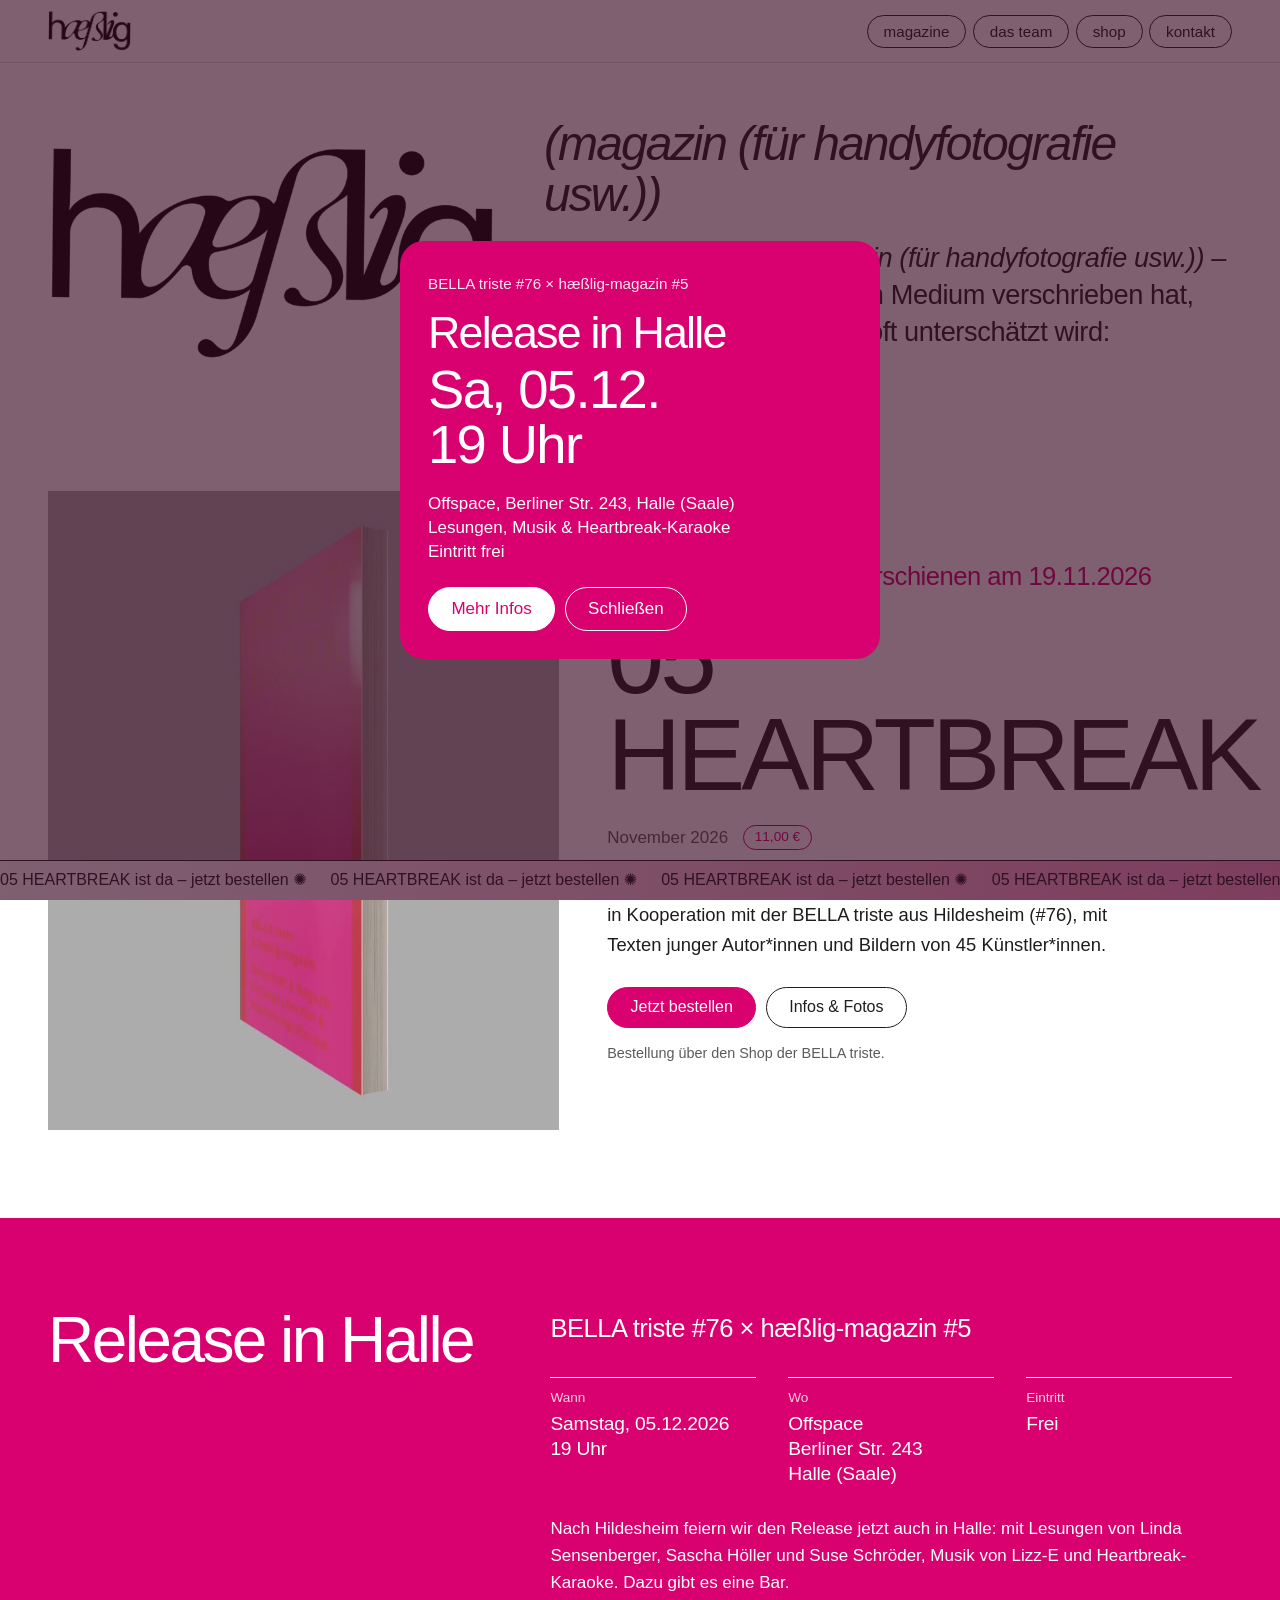
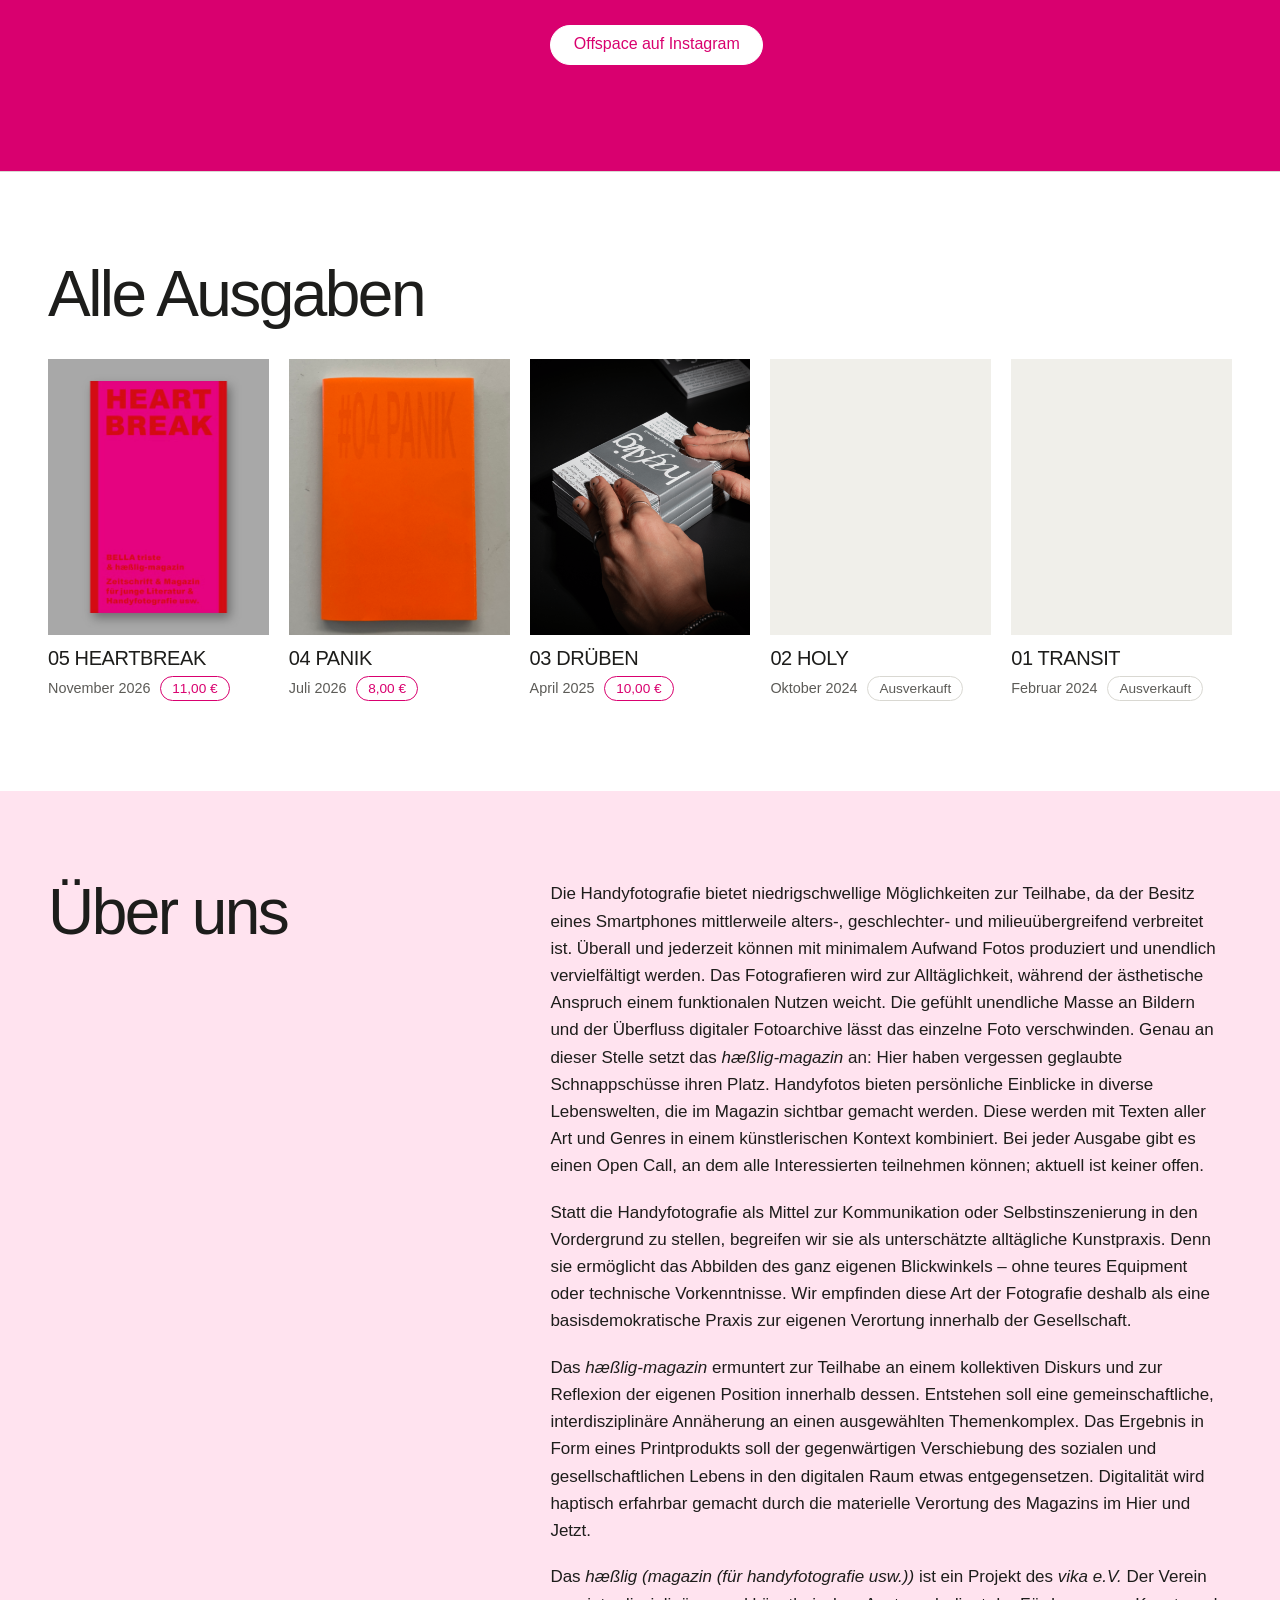
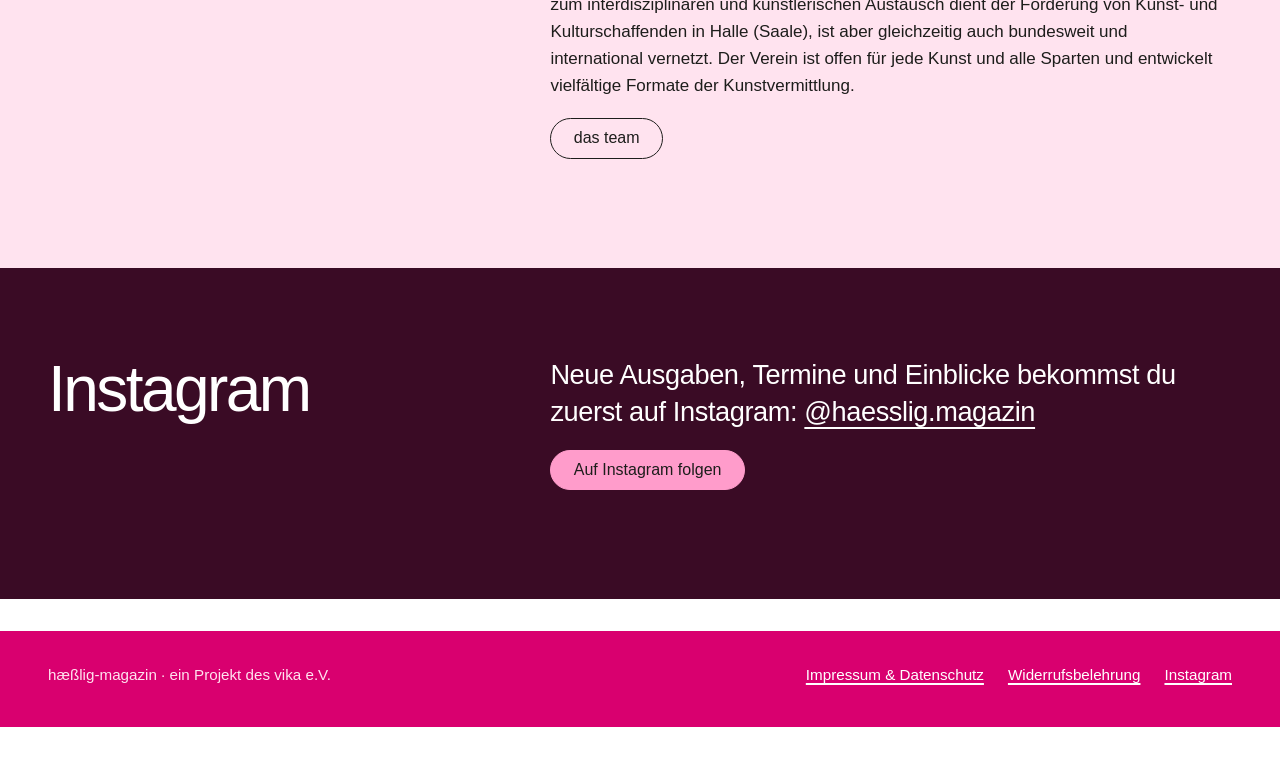
<file: index.html>
<!DOCTYPE html>
<html lang="de">
<head>
  <meta charset="UTF-8">
  <meta name="viewport" content="width=device-width, initial-scale=1">
  <title>(magazin (für handyfotografie usw.)) | hæßlig-magazin</title>
  <meta name="description" content="Das hæßlig-magazin (für Handyfotografie usw.) ist ein interdisziplinäres Kunstprojekt von Studierenden aus Halle und Karlsruhe.">
  <link rel="canonical" href="https://www.haesslig-magazin.de/">
  <meta property="og:type" content="website">
  <meta property="og:site_name" content="hæßlig-magazin">
  <meta property="og:title" content="(magazin (für handyfotografie usw.)) | hæßlig-magazin">
  <meta property="og:description" content="Das hæßlig-magazin (für Handyfotografie usw.) ist ein interdisziplinäres Kunstprojekt von Studierenden aus Halle und Karlsruhe.">
  <meta property="og:url" content="https://www.haesslig-magazin.de/">
  <meta property="og:image" content="https://www.haesslig-magazin.de/images/heartbreak1.jpg">
  <link rel="stylesheet" href="style.css">
  <link rel="icon" href="favicon.ico" sizes="48x48">
  <link rel="icon" href="favicon-48.png" type="image/png" sizes="48x48">
  <link rel="icon" href="favicon-192.png" type="image/png" sizes="192x192">
  <link rel="apple-touch-icon" href="apple-touch-icon.png">
  <script data-goatcounter="https://haesslig-magazin.goatcounter.com/count" async src="https://gc.zgo.at/count.js"></script>
  <script src="script.js" defer></script>
</head>
<body class="home">
  <a class="skip" href="#inhalt">Zum Inhalt</a>

  <header class="site-header">
    <a class="brand" href="index.html"><img src="images/logo.png" alt="hæßlig-magazin, zur Startseite"></a>
    <nav aria-label="Hauptnavigation">
      <ul>
        <li><a href="index.html#magazine">magazine</a></li>
        <li><a href="team.html">das team</a></li>
        <li><a href="shop.html">shop</a></li>
        <li><a href="kontakt.html">kontakt</a></li>
      </ul>
    </nav>
  </header>

  <main id="inhalt">

    <section class="hero wrap">
      <h1 class="hero-logo"><img src="images/logo.png" alt="hæßlig-magazin" width="1400" height="676" loading="eager"></h1>
      <div class="hero-text">
        <p class="hero-sub">(magazin (für handyfotografie usw.))</p>
        <p class="lead">Wir sind das <em>hæßlig (magazin (für handyfotografie usw.))</em> – das Magazin, das sich einem Medium verschrieben hat, dessen künstlerischer Wert oft unterschätzt wird: <strong>HANDYFOTOGRAFIE</strong></p>
      </div>
    </section>

    <section class="latest" aria-labelledby="h-latest">
      <div class="latest-inner wrap">
        <a class="latest-cover" href="heartbreak.html" aria-label="05 HEARTBREAK ansehen">
          <span class="cover"><video autoplay muted loop playsinline preload="metadata" poster="images/heartbreak2.jpg" aria-label="05 HEARTBREAK, Drehung des Hefts"><source src="images/heartbreak.mp4" type="video/mp4"></video></span>
        </a>
        <div class="latest-text">
          <p class="eyebrow">Die neueste Ausgabe &middot; erschienen am 19.11.2026</p>
          <h2 class="big" id="h-latest">05 HEARTBREAK</h2>
          <p class="latest-meta">November 2026 <span class="tag tag-ok">11,00 €</span></p>
          <p class="latest-blurb">Liebeskummer in vielen Formen: Die fünfte Ausgabe entstand in Kooperation mit der BELLA triste aus Hildesheim (#76), mit Texten junger Autor*innen und Bildern von 45 Künstler*innen.</p>
          <div class="buttons">
            <a class="button" href="https://www.bellatriste.de/product-page/bella-triste-76" target="_blank" rel="noopener">Jetzt bestellen</a>
            <a class="button button-line" href="heartbreak.html">Infos &amp; Fotos</a>
          </div>
          <p class="latest-note">Bestellung über den Shop der BELLA triste.</p>
        </div>
      </div>
    </section>

    <section class="section wrap band" id="release-halle" aria-labelledby="h-halle">
      <h2 id="h-halle">Release in Halle</h2>
      <div>
        <p class="eyebrow" style="color:inherit">BELLA triste #76 &times; hæßlig-magazin #5</p>
        <dl class="facts">
          <div><dt>Wann</dt><dd>Samstag, 05.12.2026<br>19 Uhr</dd></div>
          <div><dt>Wo</dt><dd>Offspace<br>Berliner Str. 243<br>Halle (Saale)</dd></div>
          <div><dt>Eintritt</dt><dd>Frei</dd></div>
        </dl>
        <p>Nach Hildesheim feiern wir den Release jetzt auch in Halle: mit Lesungen von Linda Sensenberger, Sascha Höller und Suse Schröder, Musik von Lizz-E und Heartbreak-Karaoke. Dazu gibt es eine Bar.</p>
        <p class="buttons"><a class="button" href="https://www.instagram.com/offspace_halle/" target="_blank" rel="noopener">Offspace auf Instagram</a></p>
      </div>
    </section>

    <section class="section wrap" id="magazine" aria-labelledby="h-magazine">
      <h2 id="h-magazine">Alle Ausgaben</h2>
      <ul class="cards">
        <li class="card issue-heartbreak">
          <a href="heartbreak.html">
            <span class="cover"><img src="images/heartbreak-karte.jpg" alt="Cover von 05 HEARTBREAK" loading="lazy" decoding="async"></span>
            <span class="card-body">
              <span class="card-title">05 HEARTBREAK</span>
              <span class="card-meta">November 2026 <span class="tag tag-ok">11,00 €</span></span>
            </span>
          </a>
        </li>
        <li class="card issue-panik">
          <a href="panik.html">
            <span class="cover"><img src="images/panik1.jpg" alt="" loading="lazy" decoding="async"></span>
            <span class="card-body">
              <span class="card-title">04 PANIK</span>
              <span class="card-meta">Juli 2026 <span class="tag tag-ok">8,00 €</span></span>
            </span>
          </a>
        </li>
        <li class="card issue-drueben">
          <a href="drueben.html">
            <span class="cover"><img src="images/drueben1.png" alt="" loading="lazy" decoding="async"></span>
            <span class="card-body">
              <span class="card-title">03 DRÜBEN</span>
              <span class="card-meta">April 2025 <span class="tag tag-ok">10,00 €</span></span>
            </span>
          </a>
        </li>
        <li class="card issue-holy">
          <a href="holy.html">
            <span class="cover"><img src="images/holy1.jpg" alt="" loading="lazy" decoding="async"></span>
            <span class="card-body">
              <span class="card-title">02 HOLY</span>
              <span class="card-meta">Oktober 2024 <span class="tag tag-out">Ausverkauft</span></span>
            </span>
          </a>
        </li>
        <li class="card issue-transit">
          <a href="transit.html">
            <span class="cover"><img src="images/transit1.jpg" alt="" loading="lazy" decoding="async"></span>
            <span class="card-body">
              <span class="card-title">01 TRANSIT</span>
              <span class="card-meta">Februar 2024 <span class="tag tag-out">Ausverkauft</span></span>
            </span>
          </a>
        </li>
      </ul>
    </section>

    <section class="section wrap band-tint" id="ueber-uns" aria-labelledby="h-about">
      <h2 id="h-about">Über uns</h2>
      <div class="prose">
        <p>Die Handyfotografie bietet niedrigschwellige Möglichkeiten zur Teilhabe, da der Besitz eines Smartphones mittlerweile alters-, geschlechter- und milieuübergreifend verbreitet ist. Überall und jederzeit können mit minimalem Aufwand Fotos produziert und unendlich vervielfältigt werden. Das Fotografieren wird zur Alltäglichkeit, während der ästhetische Anspruch einem funktionalen Nutzen weicht. Die gefühlt unendliche Masse an Bildern und der Überfluss digitaler Fotoarchive lässt das einzelne Foto verschwinden. Genau an dieser Stelle setzt das <em>hæßlig-magazin</em> an: Hier haben vergessen geglaubte Schnappschüsse ihren Platz. Handyfotos bieten persönliche Einblicke in diverse Lebenswelten, die im Magazin sichtbar gemacht werden. Diese werden mit Texten aller Art und Genres in einem künstlerischen Kontext kombiniert. Bei jeder Ausgabe gibt es einen Open Call, an dem alle Interessierten teilnehmen können; aktuell ist keiner offen.</p>

        <p>Statt die Handyfotografie als Mittel zur Kommunikation oder Selbstinszenierung in den Vordergrund zu stellen, begreifen wir sie als unterschätzte alltägliche Kunstpraxis. Denn sie ermöglicht das Abbilden des ganz eigenen Blickwinkels – ohne teures Equipment oder technische Vorkenntnisse. Wir empfinden diese Art der Fotografie deshalb als eine basisdemokratische Praxis zur eigenen Verortung innerhalb der Gesellschaft.</p>

        <p>Das <em>hæßlig-magazin</em> ermuntert zur Teilhabe an einem kollektiven Diskurs und zur Reflexion der eigenen Position innerhalb dessen. Entstehen soll eine gemeinschaftliche, interdisziplinäre Annäherung an einen ausgewählten Themenkomplex. Das Ergebnis in Form eines Printprodukts soll der gegenwärtigen Verschiebung des sozialen und gesellschaftlichen Lebens in den digitalen Raum etwas entgegensetzen. Digitalität wird haptisch erfahrbar gemacht durch die materielle Verortung des Magazins im Hier und Jetzt.</p>

        <p>Das <em>hæßlig (magazin (für handyfotografie usw.))</em> ist ein Projekt des <em>vika e.V.</em> Der Verein zum interdisziplinären und künstlerischen Austausch dient der Förderung von Kunst- und Kulturschaffenden in Halle (Saale), ist aber gleichzeitig auch bundesweit und international vernetzt. Der Verein ist offen für jede Kunst und alle Sparten und entwickelt vielfältige Formate der Kunstvermittlung.</p>
        <p><a class="button button-line" href="team.html">das team</a></p>
      </div>
    </section>

    <section class="section wrap band-pop" id="instagram" aria-labelledby="h-insta">
      <h2 id="h-insta">Instagram</h2>
      <div class="prose">
        <p class="lead">Neue Ausgaben, Termine und Einblicke bekommst du zuerst auf Instagram: <a href="https://www.instagram.com/haesslig.magazin/" target="_blank" rel="noopener">@haesslig.magazin</a></p>
        <p><a class="button" href="https://www.instagram.com/haesslig.magazin/" target="_blank" rel="noopener">Auf Instagram folgen</a></p>
      </div>
    </section>
  </main>

  <footer class="site-footer">
    <p>hæßlig-magazin &middot; ein Projekt des vika e.V.</p>
    <ul>
      <li><a href="impressum.html">Impressum &amp; Datenschutz</a></li>
      <li><a href="widerruf.html">Widerrufsbelehrung</a></li>
      <li><a href="https://www.instagram.com/haesslig.magazin/" target="_blank" rel="noopener">Instagram</a></li>
    </ul>
  </footer>
  <a class="ticker" href="shop.html">
    <span class="visually-hidden">05 HEARTBREAK ist erschienen. Zum Shop.</span>
    <span class="ticker-track" aria-hidden="true"><span>05 HEARTBREAK ist da &ndash; jetzt bestellen &#10042;</span><span>05 HEARTBREAK ist da &ndash; jetzt bestellen &#10042;</span><span>05 HEARTBREAK ist da &ndash; jetzt bestellen &#10042;</span><span>05 HEARTBREAK ist da &ndash; jetzt bestellen &#10042;</span><span>05 HEARTBREAK ist da &ndash; jetzt bestellen &#10042;</span><span>05 HEARTBREAK ist da &ndash; jetzt bestellen &#10042;</span><span>05 HEARTBREAK ist da &ndash; jetzt bestellen &#10042;</span><span>05 HEARTBREAK ist da &ndash; jetzt bestellen &#10042;</span><span>05 HEARTBREAK ist da &ndash; jetzt bestellen &#10042;</span><span>05 HEARTBREAK ist da &ndash; jetzt bestellen &#10042;</span><span>05 HEARTBREAK ist da &ndash; jetzt bestellen &#10042;</span><span>05 HEARTBREAK ist da &ndash; jetzt bestellen &#10042;</span><span>05 HEARTBREAK ist da &ndash; jetzt bestellen &#10042;</span><span>05 HEARTBREAK ist da &ndash; jetzt bestellen &#10042;</span><span>05 HEARTBREAK ist da &ndash; jetzt bestellen &#10042;</span><span>05 HEARTBREAK ist da &ndash; jetzt bestellen &#10042;</span></span>
  </a>
</body>
</html>
</file>
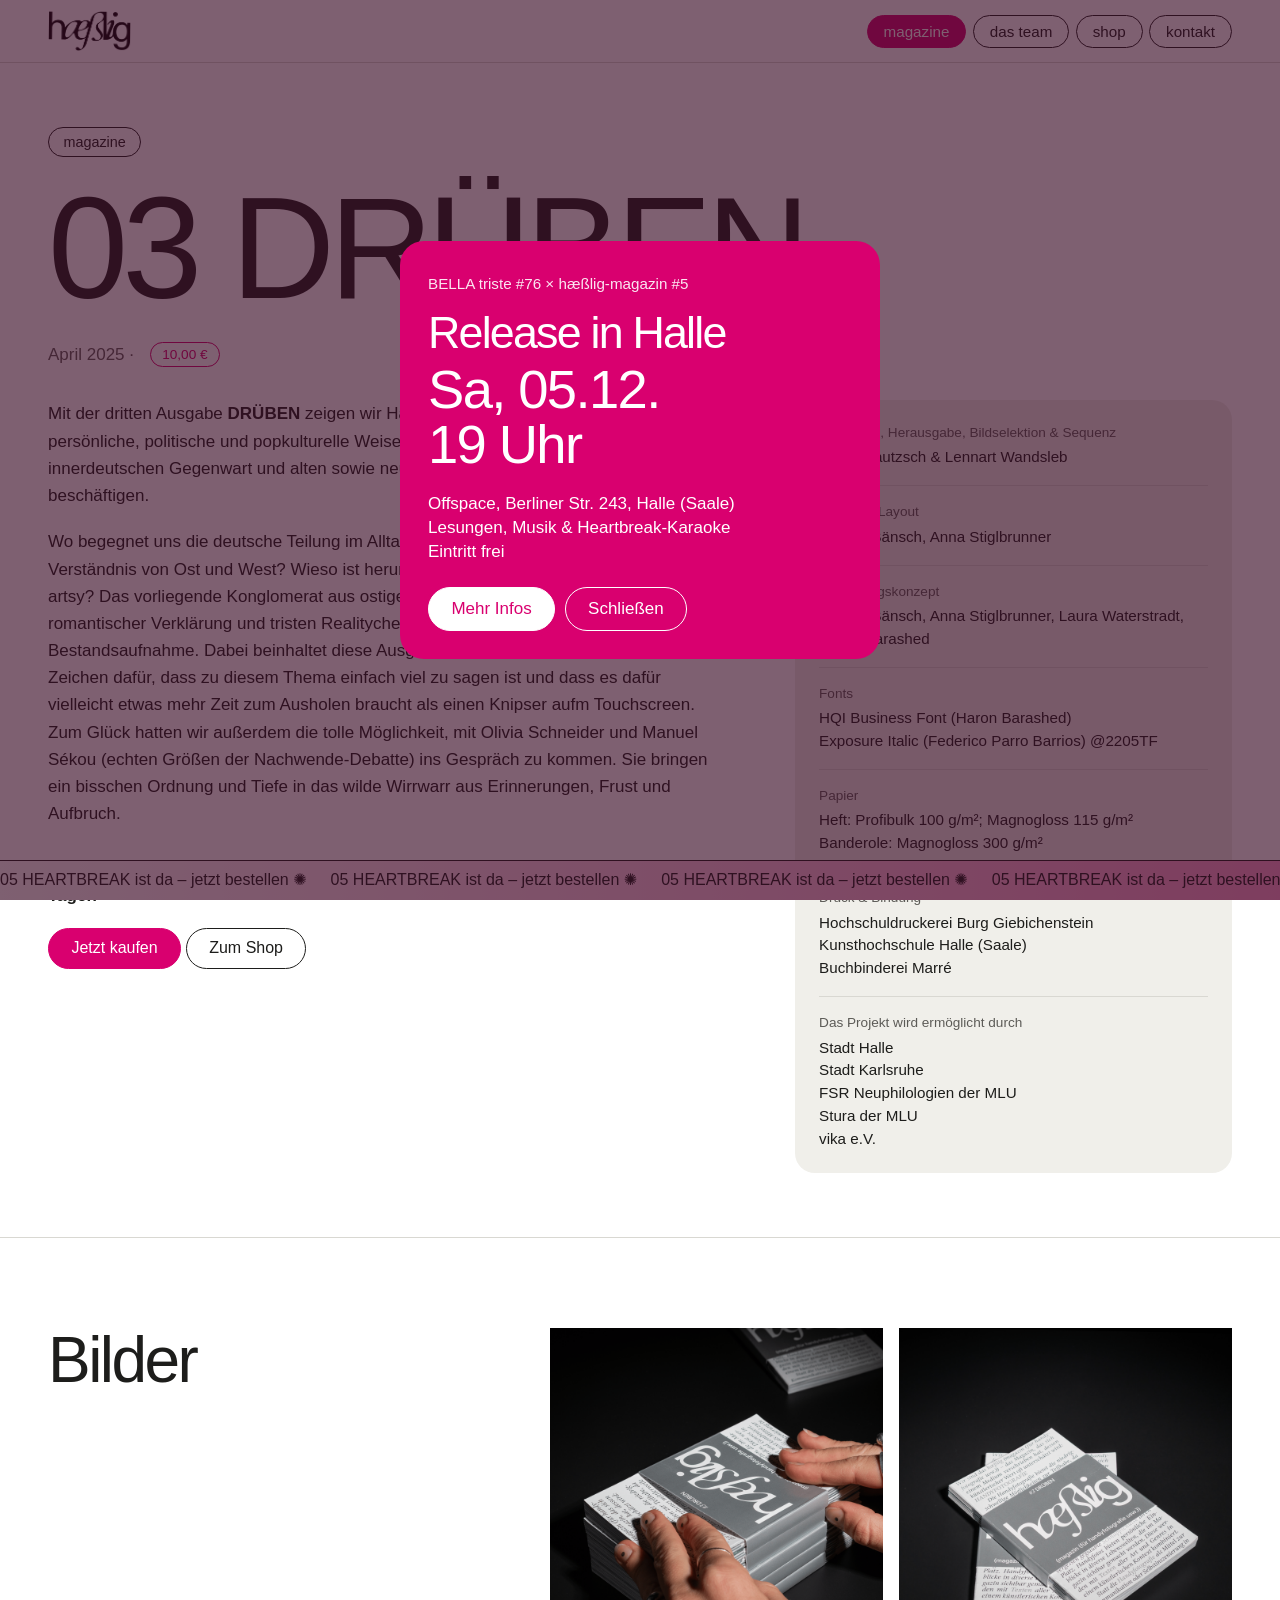
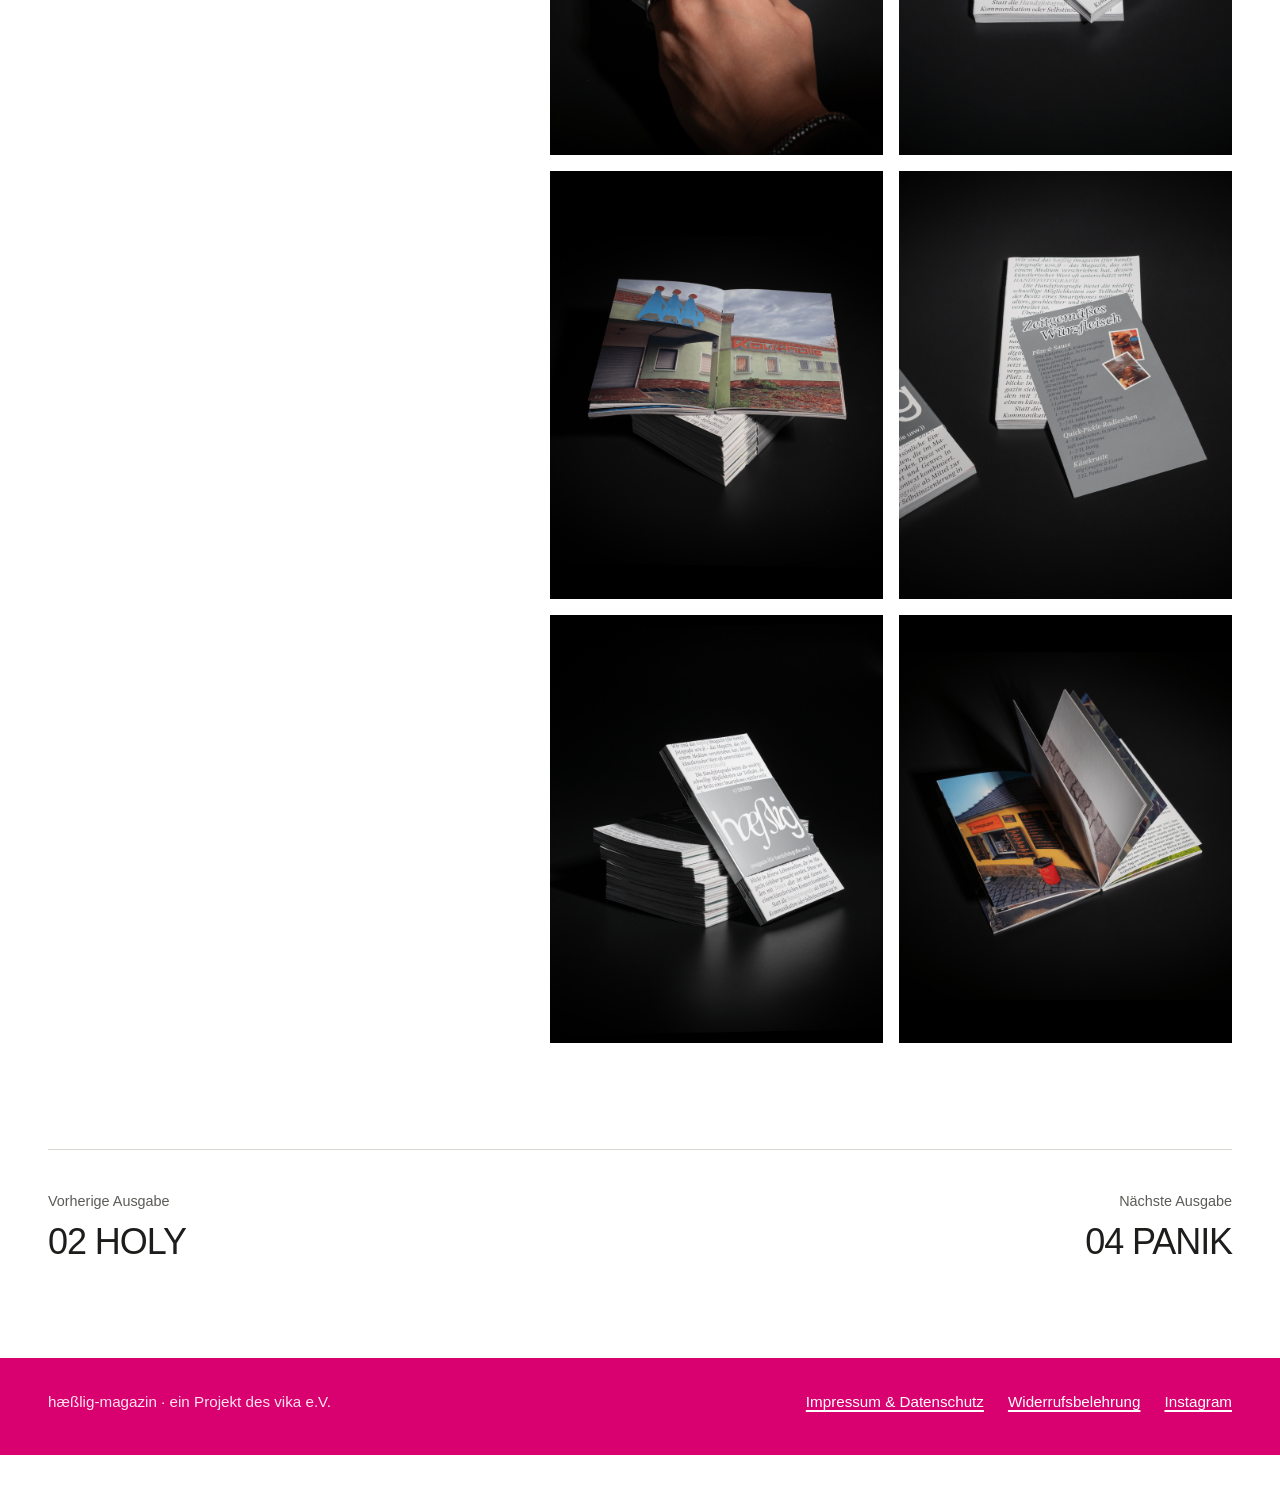
<file: drueben.html>
<!DOCTYPE html>
<html lang="de">
<head>
  <meta charset="UTF-8">
  <meta name="viewport" content="width=device-width, initial-scale=1">
  <title>03 DRÜBEN | hæßlig-magazin</title>
  <meta name="description" content="Ausgabe 03 DRÜBEN des hæßlig-magazins (für Handyfotografie usw.).">
  <link rel="canonical" href="https://www.haesslig-magazin.de/drueben.html">
  <meta property="og:type" content="website">
  <meta property="og:site_name" content="hæßlig-magazin">
  <meta property="og:title" content="03 DRÜBEN | hæßlig-magazin">
  <meta property="og:description" content="Ausgabe 03 DRÜBEN des hæßlig-magazins (für Handyfotografie usw.).">
  <meta property="og:url" content="https://www.haesslig-magazin.de/drueben.html">
  <meta property="og:image" content="https://www.haesslig-magazin.de/images/panik1.jpg">
  <link rel="stylesheet" href="style.css">
  <link rel="icon" href="favicon.ico" sizes="48x48">
  <link rel="icon" href="favicon-48.png" type="image/png" sizes="48x48">
  <link rel="icon" href="favicon-192.png" type="image/png" sizes="192x192">
  <link rel="apple-touch-icon" href="apple-touch-icon.png">
  <script data-goatcounter="https://haesslig-magazin.goatcounter.com/count" async src="https://gc.zgo.at/count.js"></script>
  <script src="script.js" defer></script>
</head>
<body class="issue issue-drueben">
  <a class="skip" href="#inhalt">Zum Inhalt</a>

  <header class="site-header">
    <a class="brand" href="index.html"><img src="images/logo.png" alt="hæßlig-magazin, zur Startseite"></a>
    <nav aria-label="Hauptnavigation">
      <ul>
        <li><a href="index.html#magazine" aria-current="page">magazine</a></li>
        <li><a href="team.html">das team</a></li>
        <li><a href="shop.html">shop</a></li>
        <li><a href="kontakt.html">kontakt</a></li>
      </ul>
    </nav>
  </header>

  <main id="inhalt">

    <article>
      <header class="issue-head wrap">
        <p class="crumb"><a href="index.html#magazine">magazine</a></p>
        <h1>03 DRÜBEN</h1>
        <p class="issue-meta">April 2025 &middot; <span class="tag tag-ok">10,00 €</span></p>
      </header>

      <div class="issue-body has-credits wrap">
        <div class="prose">
        <p>Mit der dritten Ausgabe <strong>DRÜBEN</strong> zeigen wir Handyfotos und Texte, die sich auf persönliche, politische und popkulturelle Weise mit der Nachwendezeit, der innerdeutschen Gegenwart und alten sowie neuen Narrativen über Ost und West beschäftigen.</p>
        <p>Wo begegnet uns die deutsche Teilung im Alltag? Welche Bilder prägen unser Verständnis von Ost und West? Wieso ist heruntergekommener Leerstand plötzlich artsy? Das vorliegende Konglomerat aus ostigen Fotoschätzen, Wessi-Bashing, romantischer Verklärung und tristen Realitychecks bildet eine lückenhafte Bestandsaufnahme. Dabei beinhaltet diese Ausgabe auffallend viele Texte – für uns ein Zeichen dafür, dass zu diesem Thema einfach viel zu sagen ist und dass es dafür vielleicht etwas mehr Zeit zum Ausholen braucht als einen Knipser aufm Touchscreen. Zum Glück hatten wir außerdem die tolle Möglichkeit, mit Olivia Schneider und Manuel Sékou (echten Größen der Nachwende-Debatte) ins Gespräch zu kommen. Sie bringen ein bisschen Ordnung und Tiefe in das wilde Wirrwarr aus Erinnerungen, Frust und Aufbruch.</p>
          <p class="buy">Preis: 10,00 € inklusive Versand (EU und Schweiz) &middot; Lieferung innerhalb von 14 Tagen</p><p><a class="button" href="https://www.paypal.com/ncp/payment/A9WPZ7WQMQL7J" target="_blank" rel="noopener">Jetzt kaufen</a> <a class="button button-line" href="shop.html">Zum Shop</a></p>
        </div>
        <aside class="credits" aria-label="Angaben zur Ausgabe"><dl><div><dt>Redaktion, Herausgabe, Bildselektion &amp; Sequenz</dt><dd>Klara Prautzsch &amp; Lennart Wandsleb</dd></div><div><dt>Design &amp; Layout</dt><dd>Helena Bänsch, Anna Stiglbrunner</dd></div><div><dt>Gestaltungskonzept</dt><dd>Helena Bänsch, Anna Stiglbrunner, Laura Waterstradt, Haron Barashed</dd></div><div><dt>Fonts</dt><dd>HQI Business Font (Haron Barashed)<br>Exposure Italic (Federico Parro Barrios) @2205TF</dd></div><div><dt>Papier</dt><dd>Heft: Profibulk 100&nbsp;g/m²; Magnogloss 115&nbsp;g/m²<br>Banderole: Magnogloss 300&nbsp;g/m²</dd></div><div><dt>Druck &amp; Bindung</dt><dd>Hochschuldruckerei Burg Giebichenstein Kunsthochschule Halle (Saale)<br>Buchbinderei Marré</dd></div><div><dt>Das Projekt wird ermöglicht durch</dt><dd>Stadt Halle<br>Stadt Karlsruhe<br>FSR Neuphilologien der MLU<br>Stura der MLU<br>vika e.V.</dd></div></dl></aside>
      </div>

      <section class="section wrap" aria-labelledby="h-bilder">
        <h2 id="h-bilder">Bilder</h2>
        <div class="gallery" data-title="03 DRÜBEN">
          <button type="button" class="shot" data-full="images/drueben1.png" aria-label="Bild 1 vergrößern"><img src="images/drueben1.png" alt="03 DRÜBEN, Bild 1" loading="lazy" decoding="async"></button>
          <button type="button" class="shot" data-full="images/drueben2.png" aria-label="Bild 2 vergrößern"><img src="images/drueben2.png" alt="03 DRÜBEN, Bild 2" loading="lazy" decoding="async"></button>
          <button type="button" class="shot" data-full="images/drueben3.png" aria-label="Bild 3 vergrößern"><img src="images/drueben3.png" alt="03 DRÜBEN, Bild 3" loading="lazy" decoding="async"></button>
          <button type="button" class="shot" data-full="images/drueben4.png" aria-label="Bild 4 vergrößern"><img src="images/drueben4.png" alt="03 DRÜBEN, Bild 4" loading="lazy" decoding="async"></button>
          <button type="button" class="shot" data-full="images/drueben5.png" aria-label="Bild 5 vergrößern"><img src="images/drueben5.png" alt="03 DRÜBEN, Bild 5" loading="lazy" decoding="async"></button>
          <button type="button" class="shot" data-full="images/drueben6.png" aria-label="Bild 6 vergrößern"><img src="images/drueben6.png" alt="03 DRÜBEN, Bild 6" loading="lazy" decoding="async"></button>
        </div>
      </section>

      <div class="wrap"><nav class="issue-nav" aria-label="Weitere Ausgaben"><a class="prev" href="holy.html"><span>Vorherige Ausgabe</span>02 HOLY</a><a class="next" href="panik.html"><span>Nächste Ausgabe</span>04 PANIK</a></nav></div>
    </article>
  </main>

  <footer class="site-footer">
    <p>hæßlig-magazin &middot; ein Projekt des vika e.V.</p>
    <ul>
      <li><a href="impressum.html">Impressum &amp; Datenschutz</a></li>
      <li><a href="widerruf.html">Widerrufsbelehrung</a></li>
      <li><a href="https://www.instagram.com/haesslig.magazin/" target="_blank" rel="noopener">Instagram</a></li>
    </ul>
  </footer>
  <a class="ticker" href="shop.html">
    <span class="visually-hidden">05 HEARTBREAK ist erschienen. Zum Shop.</span>
    <span class="ticker-track" aria-hidden="true"><span>05 HEARTBREAK ist da &ndash; jetzt bestellen &#10042;</span><span>05 HEARTBREAK ist da &ndash; jetzt bestellen &#10042;</span><span>05 HEARTBREAK ist da &ndash; jetzt bestellen &#10042;</span><span>05 HEARTBREAK ist da &ndash; jetzt bestellen &#10042;</span><span>05 HEARTBREAK ist da &ndash; jetzt bestellen &#10042;</span><span>05 HEARTBREAK ist da &ndash; jetzt bestellen &#10042;</span><span>05 HEARTBREAK ist da &ndash; jetzt bestellen &#10042;</span><span>05 HEARTBREAK ist da &ndash; jetzt bestellen &#10042;</span><span>05 HEARTBREAK ist da &ndash; jetzt bestellen &#10042;</span><span>05 HEARTBREAK ist da &ndash; jetzt bestellen &#10042;</span><span>05 HEARTBREAK ist da &ndash; jetzt bestellen &#10042;</span><span>05 HEARTBREAK ist da &ndash; jetzt bestellen &#10042;</span><span>05 HEARTBREAK ist da &ndash; jetzt bestellen &#10042;</span><span>05 HEARTBREAK ist da &ndash; jetzt bestellen &#10042;</span><span>05 HEARTBREAK ist da &ndash; jetzt bestellen &#10042;</span><span>05 HEARTBREAK ist da &ndash; jetzt bestellen &#10042;</span></span>
  </a>
</body>
</html>
</file>
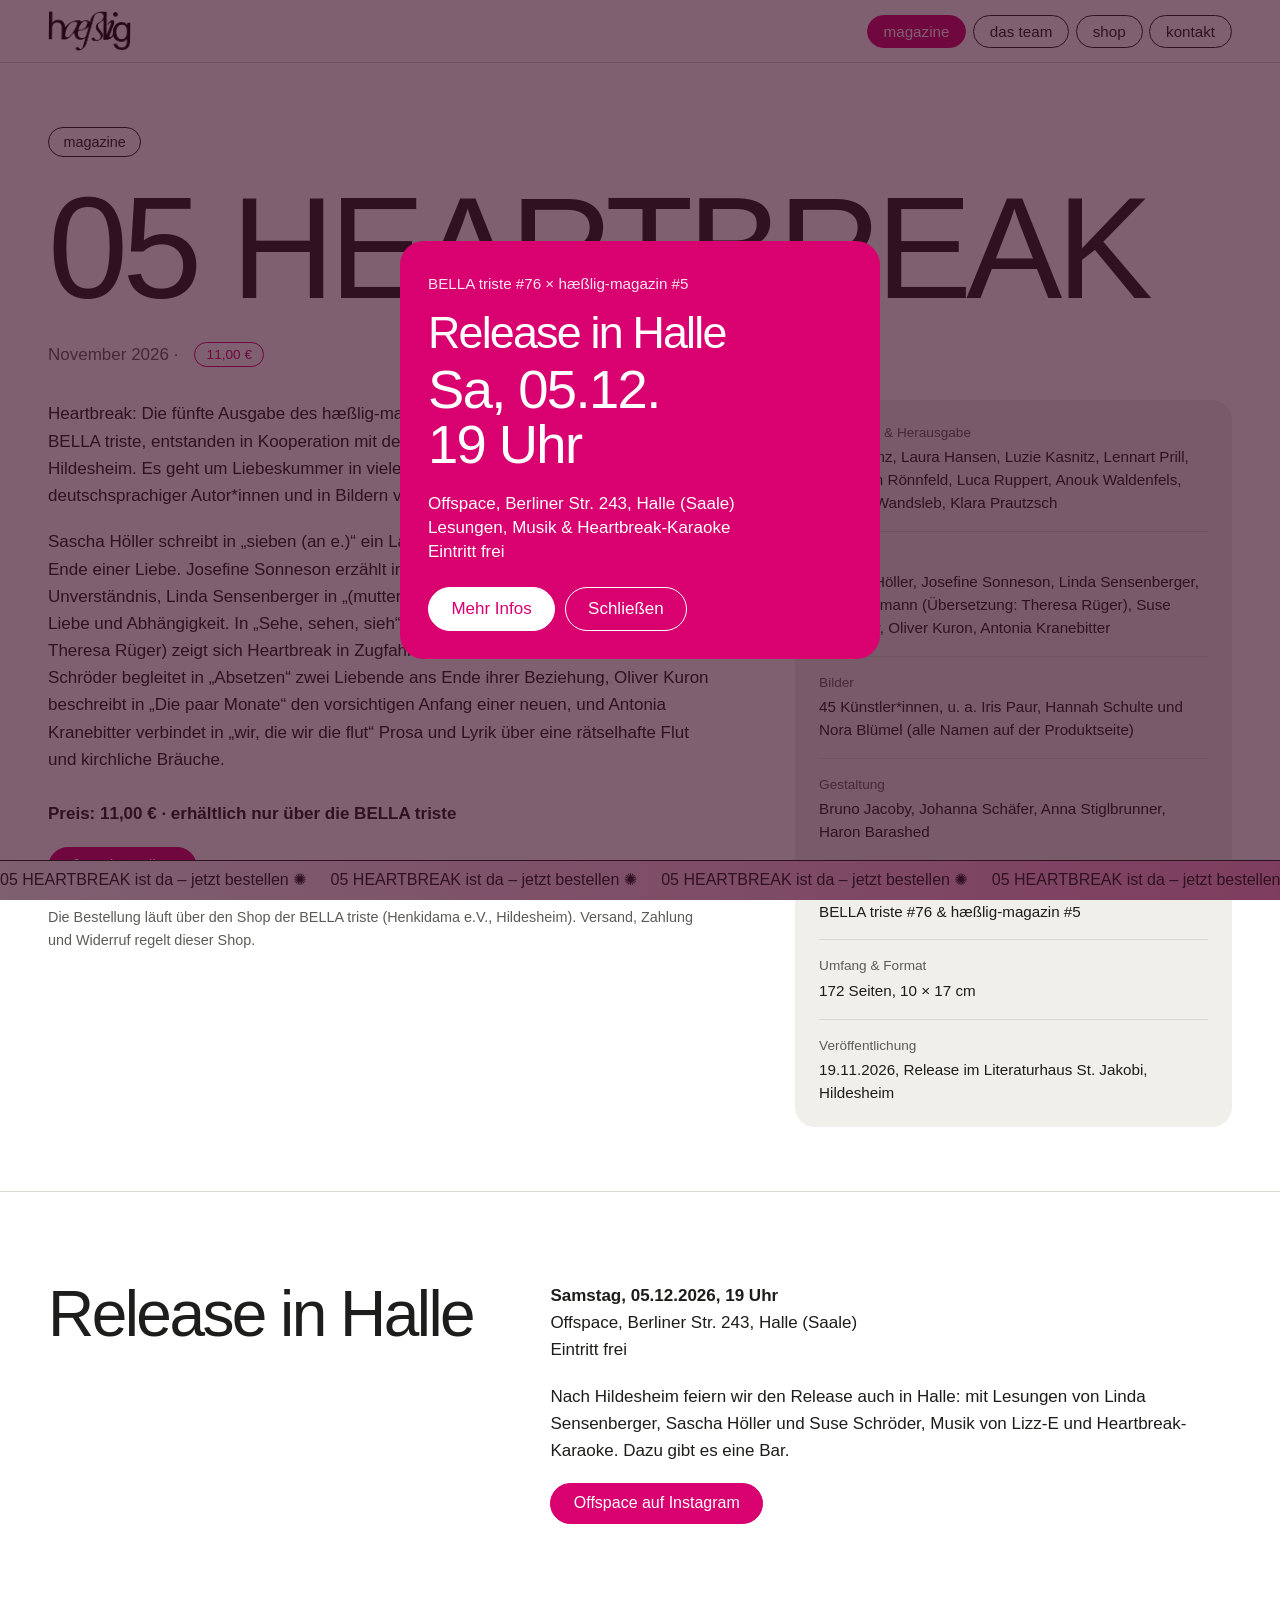
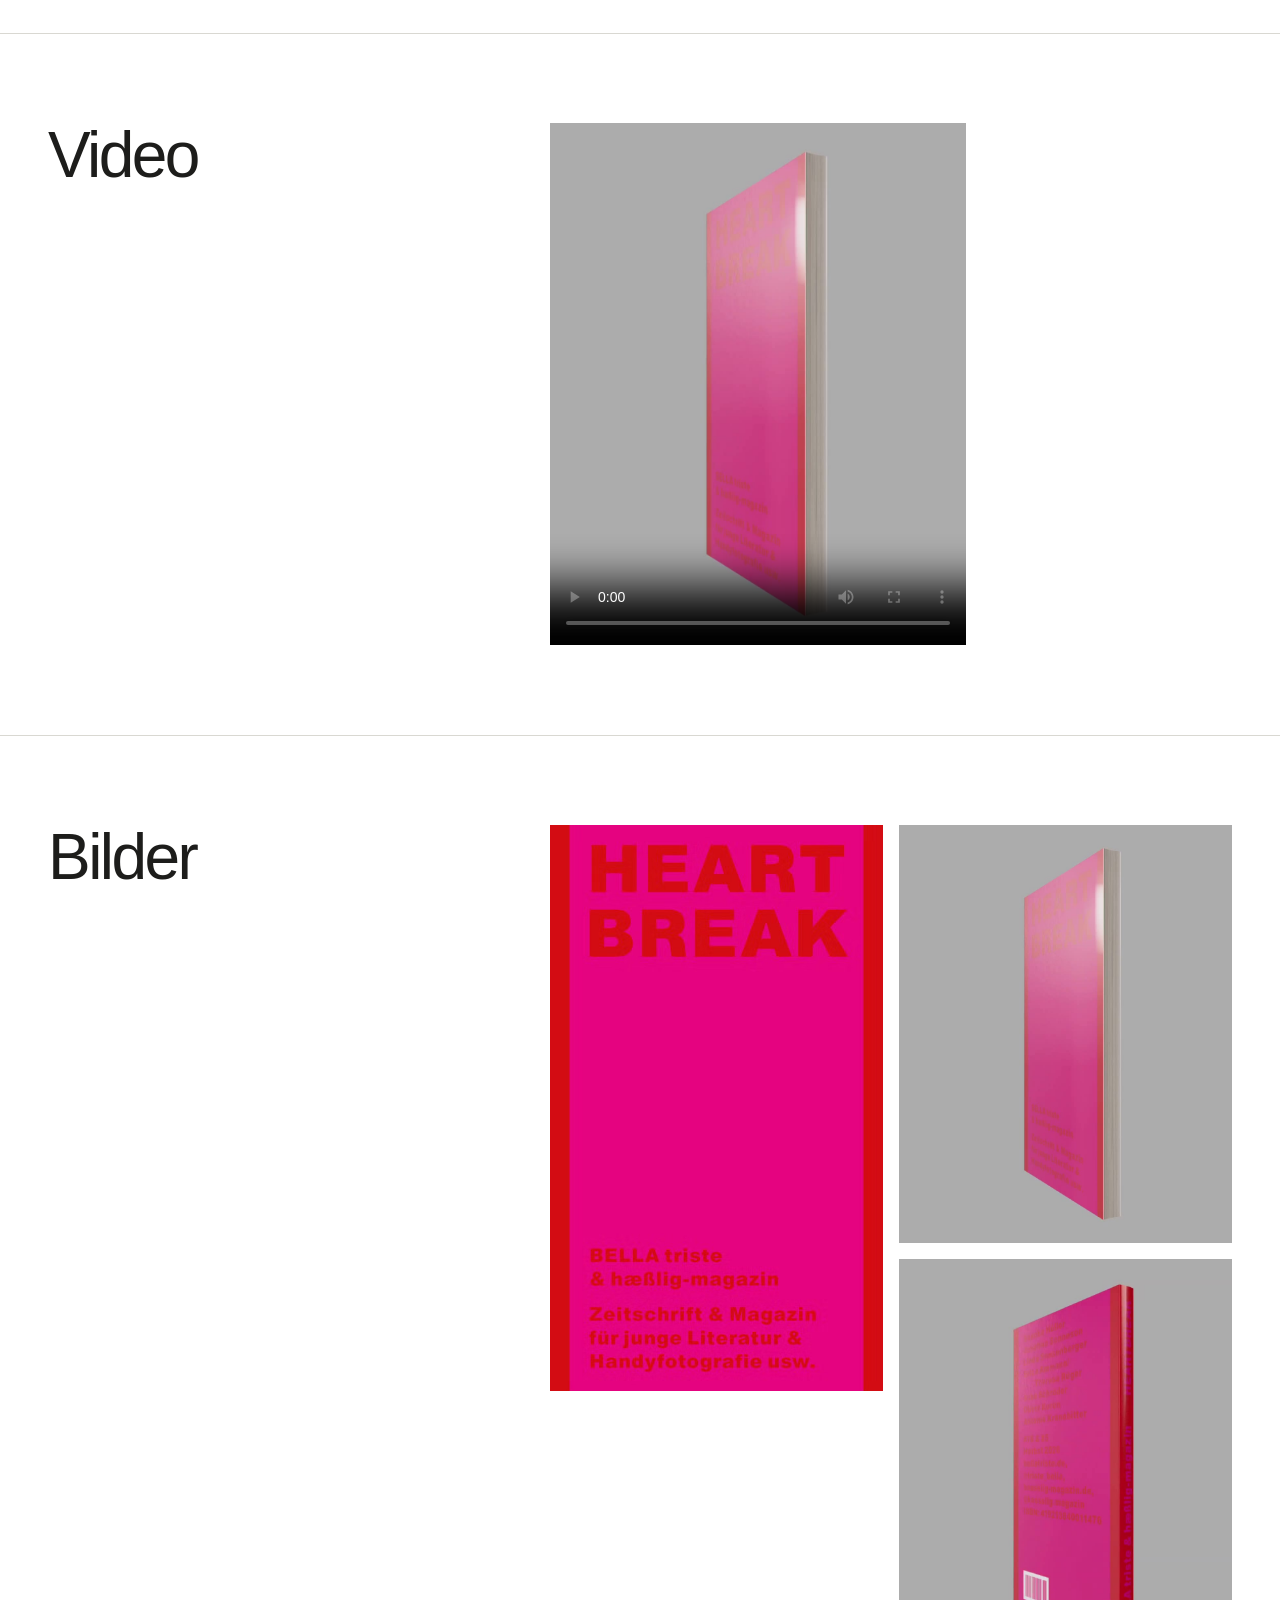
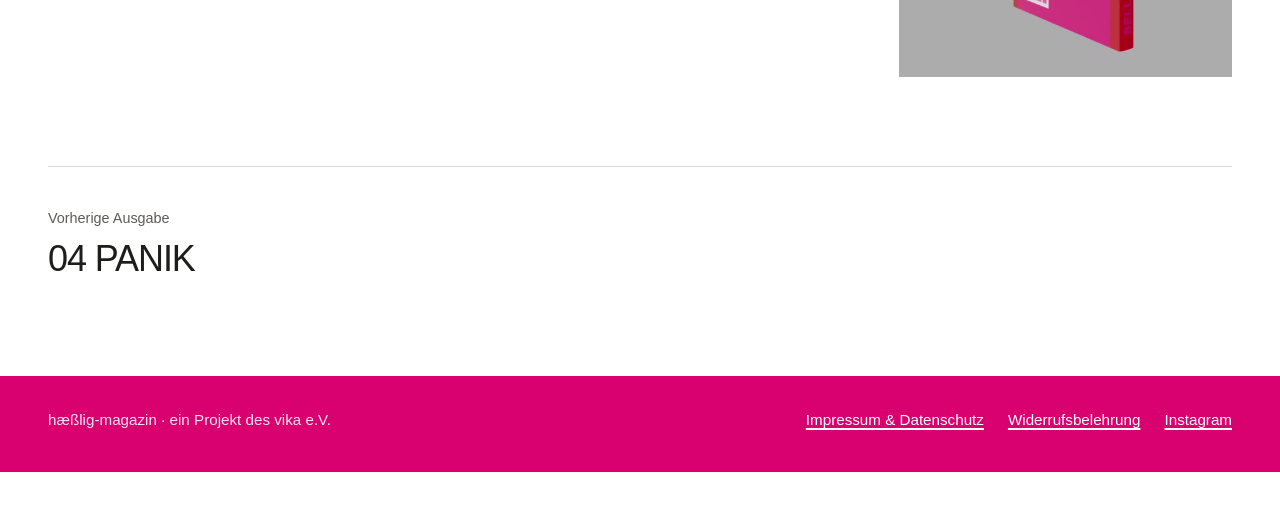
<file: heartbreak.html>
<!DOCTYPE html>
<html lang="de">
<head>
  <meta charset="UTF-8">
  <meta name="viewport" content="width=device-width, initial-scale=1">
  <title>05 HEARTBREAK | hæßlig-magazin</title>
  <meta name="description" content="Ausgabe 05 HEARTBREAK: das hæßlig-magazin und die BELLA triste #76 über Liebeskummer in Text und Bild. Erschienen am 19.11.2026.">
  <link rel="canonical" href="https://www.haesslig-magazin.de/heartbreak.html">
  <meta property="og:type" content="website">
  <meta property="og:site_name" content="hæßlig-magazin">
  <meta property="og:title" content="05 HEARTBREAK | hæßlig-magazin">
  <meta property="og:description" content="Ausgabe 05 HEARTBREAK: das hæßlig-magazin und die BELLA triste #76 über Liebeskummer in Text und Bild. Erschienen am 19.11.2026.">
  <meta property="og:url" content="https://www.haesslig-magazin.de/heartbreak.html">
  <meta property="og:image" content="https://www.haesslig-magazin.de/images/heartbreak1.jpg">
  <link rel="stylesheet" href="style.css">
  <link rel="icon" href="favicon.ico" sizes="48x48">
  <link rel="icon" href="favicon-48.png" type="image/png" sizes="48x48">
  <link rel="icon" href="favicon-192.png" type="image/png" sizes="192x192">
  <link rel="apple-touch-icon" href="apple-touch-icon.png">
  <script data-goatcounter="https://haesslig-magazin.goatcounter.com/count" async src="https://gc.zgo.at/count.js"></script>
  <script src="script.js" defer></script>
</head>
<body class="issue issue-heartbreak">
  <a class="skip" href="#inhalt">Zum Inhalt</a>

  <header class="site-header">
    <a class="brand" href="index.html"><img src="images/logo.png" alt="hæßlig-magazin, zur Startseite"></a>
    <nav aria-label="Hauptnavigation">
      <ul>
        <li><a href="index.html#magazine" aria-current="page">magazine</a></li>
        <li><a href="team.html">das team</a></li>
        <li><a href="shop.html">shop</a></li>
        <li><a href="kontakt.html">kontakt</a></li>
      </ul>
    </nav>
  </header>

  <main id="inhalt">

    <article>
      <header class="issue-head wrap">
        <p class="crumb"><a href="index.html#magazine">magazine</a></p>
        <h1>05 HEARTBREAK</h1>
        <p class="issue-meta">November 2026 &middot; <span class="tag tag-ok">11,00 €</span></p>
      </header>

      <div class="issue-body has-credits wrap">
        <div class="prose">
          <p>Heartbreak: Die fünfte Ausgabe des hæßlig-magazins ist zugleich die Nummer 76 der BELLA triste, entstanden in Kooperation mit der Zeitschrift für junge Literatur aus Hildesheim. Es geht um Liebeskummer in vielen Formen, in Texten junger deutschsprachiger Autor*innen und in Bildern von 45 Künstler*innen.</p>
          <p>Sascha Höller schreibt in „sieben (an e.)“ ein Langgedicht über einen Sommer und das Ende einer Liebe. Josefine Sonneson erzählt in „Alien“ von Verlust, Wut und Unverständnis, Linda Sensenberger in „(mutter)mund auf“ von der Grenze zwischen Liebe und Abhängigkeit. In „Sehe, sehen, sieh“ von Erica Ammann (übersetzt von Theresa Rüger) zeigt sich Heartbreak in Zugfahrten und Haarfärbemitteln. Suse Schröder begleitet in „Absetzen“ zwei Liebende ans Ende ihrer Beziehung, Oliver Kuron beschreibt in „Die paar Monate“ den vorsichtigen Anfang einer neuen, und Antonia Kranebitter verbindet in „wir, die wir die flut“ Prosa und Lyrik über eine rätselhafte Flut und kirchliche Bräuche.</p>
          <p class="buy">Preis: 11,00 € &middot; erhältlich nur über die BELLA triste</p><p><a class="button" href="https://www.bellatriste.de/product-page/bella-triste-76" target="_blank" rel="noopener">Jetzt bestellen</a></p>
          <p class="note">Die Bestellung läuft über den Shop der BELLA triste (Henkidama e.V., Hildesheim). Versand, Zahlung und Widerruf regelt dieser Shop.</p>
        </div>
        <aside class="credits" aria-label="Angaben zur Ausgabe"><dl><div><dt>Redaktion &amp; Herausgabe</dt><dd>Klee Arenz, Laura Hansen, Luzie Kasnitz, Lennart Prill, Robinson Rönnfeld, Luca Ruppert, Anouk Waldenfels, Lennart Wandsleb, Klara Prautzsch</dd></div><div><dt>Texte</dt><dd>Sascha Höller, Josefine Sonneson, Linda Sensenberger, Erica Ammann (Übersetzung: Theresa Rüger), Suse Schröder, Oliver Kuron, Antonia Kranebitter</dd></div><div><dt>Bilder</dt><dd>45 Künstler*innen, u.&nbsp;a. Iris Paur, Hannah Schulte und Nora Blümel (alle Namen auf der Produktseite)</dd></div><div><dt>Gestaltung</dt><dd>Bruno Jacoby, Johanna Schäfer, Anna Stiglbrunner, Haron Barashed</dd></div><div><dt>Kooperation</dt><dd>BELLA triste #76 &amp; hæßlig-magazin #5</dd></div><div><dt>Umfang &amp; Format</dt><dd>172 Seiten, 10 &times; 17 cm</dd></div><div><dt>Veröffentlichung</dt><dd>19.11.2026, Release im Literaturhaus St. Jakobi, Hildesheim</dd></div></dl></aside>
      </div>

      <section class="section wrap" id="release-halle" aria-labelledby="h-halle">
        <h2 id="h-halle">Release in Halle</h2>
        <div class="prose">
          <p><strong>Samstag, 05.12.2026, 19 Uhr</strong><br>Offspace, Berliner Str. 243, Halle (Saale)<br>Eintritt frei</p>
          <p>Nach Hildesheim feiern wir den Release auch in Halle: mit Lesungen von Linda Sensenberger, Sascha Höller und Suse Schröder, Musik von Lizz-E und Heartbreak-Karaoke. Dazu gibt es eine Bar.</p>
          <p><a class="button" href="https://www.instagram.com/offspace_halle/" target="_blank" rel="noopener">Offspace auf Instagram</a></p>
        </div>
      </section>

      <section class="section wrap" aria-labelledby="h-video">
        <h2 id="h-video">Video</h2>
        <div class="video-wrap"><video controls playsinline preload="metadata" poster="images/heartbreak2.jpg" aria-label="05 HEARTBREAK, Drehung des Hefts"><source src="images/heartbreak.mp4" type="video/mp4"></video></div>
      </section>

      <section class="section wrap" aria-labelledby="h-bilder">
        <h2 id="h-bilder">Bilder</h2>
        <div class="gallery" data-title="05 HEARTBREAK">
          <button type="button" class="shot" data-full="images/heartbreak1.jpg" aria-label="Bild 1 vergrößern"><img src="images/heartbreak1.jpg" alt="Cover von 05 HEARTBREAK in Magenta mit roter Schrift" loading="lazy" decoding="async"></button>
          <button type="button" class="shot" data-full="images/heartbreak2.jpg" aria-label="Bild 2 vergrößern"><img src="images/heartbreak2.jpg" alt="Das Heft von vorn, schräg fotografiert" loading="lazy" decoding="async"></button>
          <button type="button" class="shot" data-full="images/heartbreak3.jpg" aria-label="Bild 3 vergrößern"><img src="images/heartbreak3.jpg" alt="Rückseite des Hefts mit Autor*innen und ISBN" loading="lazy" decoding="async"></button>
        </div>
      </section>

      <div class="wrap"><nav class="issue-nav" aria-label="Weitere Ausgaben"><a class="prev" href="panik.html"><span>Vorherige Ausgabe</span>04 PANIK</a><span></span></nav></div>
    </article>
  </main>

  <footer class="site-footer">
    <p>hæßlig-magazin &middot; ein Projekt des vika e.V.</p>
    <ul>
      <li><a href="impressum.html">Impressum &amp; Datenschutz</a></li>
      <li><a href="widerruf.html">Widerrufsbelehrung</a></li>
      <li><a href="https://www.instagram.com/haesslig.magazin/" target="_blank" rel="noopener">Instagram</a></li>
    </ul>
  </footer>
  <a class="ticker" href="shop.html">
    <span class="visually-hidden">05 HEARTBREAK ist erschienen. Zum Shop.</span>
    <span class="ticker-track" aria-hidden="true"><span>05 HEARTBREAK ist da &ndash; jetzt bestellen &#10042;</span><span>05 HEARTBREAK ist da &ndash; jetzt bestellen &#10042;</span><span>05 HEARTBREAK ist da &ndash; jetzt bestellen &#10042;</span><span>05 HEARTBREAK ist da &ndash; jetzt bestellen &#10042;</span><span>05 HEARTBREAK ist da &ndash; jetzt bestellen &#10042;</span><span>05 HEARTBREAK ist da &ndash; jetzt bestellen &#10042;</span><span>05 HEARTBREAK ist da &ndash; jetzt bestellen &#10042;</span><span>05 HEARTBREAK ist da &ndash; jetzt bestellen &#10042;</span><span>05 HEARTBREAK ist da &ndash; jetzt bestellen &#10042;</span><span>05 HEARTBREAK ist da &ndash; jetzt bestellen &#10042;</span><span>05 HEARTBREAK ist da &ndash; jetzt bestellen &#10042;</span><span>05 HEARTBREAK ist da &ndash; jetzt bestellen &#10042;</span><span>05 HEARTBREAK ist da &ndash; jetzt bestellen &#10042;</span><span>05 HEARTBREAK ist da &ndash; jetzt bestellen &#10042;</span><span>05 HEARTBREAK ist da &ndash; jetzt bestellen &#10042;</span><span>05 HEARTBREAK ist da &ndash; jetzt bestellen &#10042;</span></span>
  </a>
</body>
</html>
</file>
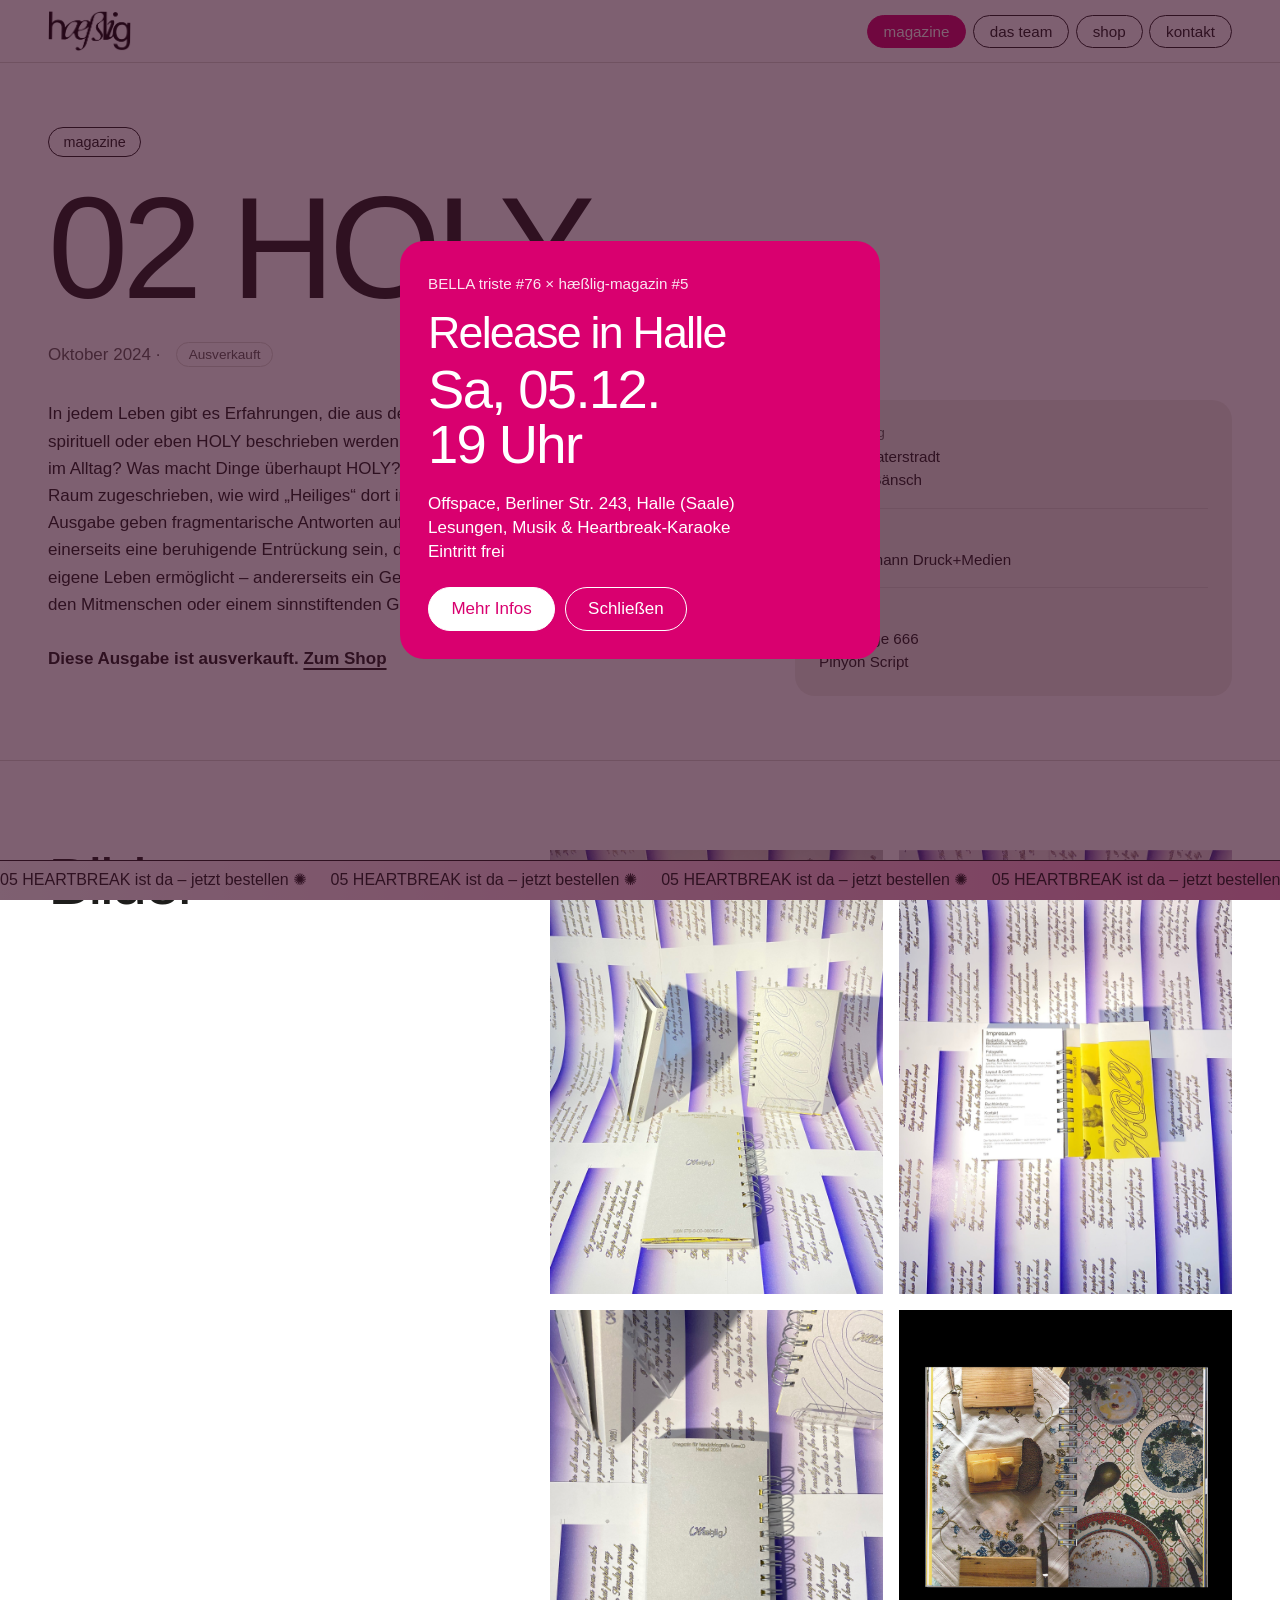
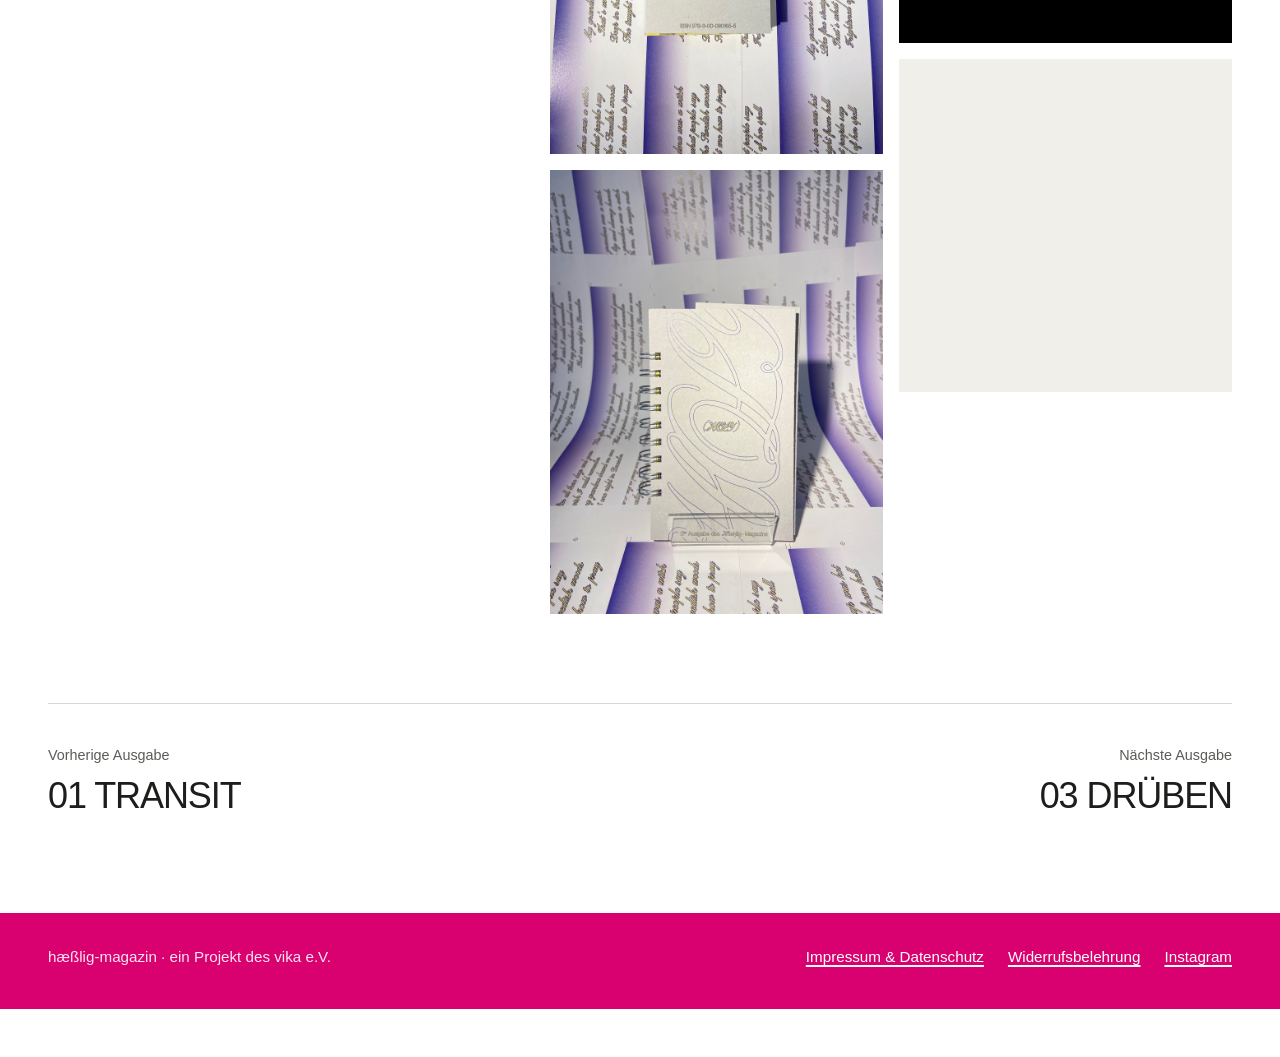
<file: holy.html>
<!DOCTYPE html>
<html lang="de">
<head>
  <meta charset="UTF-8">
  <meta name="viewport" content="width=device-width, initial-scale=1">
  <title>02 HOLY | hæßlig-magazin</title>
  <meta name="description" content="Ausgabe 02 HOLY des hæßlig-magazins (für Handyfotografie usw.).">
  <link rel="canonical" href="https://www.haesslig-magazin.de/holy.html">
  <meta property="og:type" content="website">
  <meta property="og:site_name" content="hæßlig-magazin">
  <meta property="og:title" content="02 HOLY | hæßlig-magazin">
  <meta property="og:description" content="Ausgabe 02 HOLY des hæßlig-magazins (für Handyfotografie usw.).">
  <meta property="og:url" content="https://www.haesslig-magazin.de/holy.html">
  <meta property="og:image" content="https://www.haesslig-magazin.de/images/panik1.jpg">
  <link rel="stylesheet" href="style.css">
  <link rel="icon" href="favicon.ico" sizes="48x48">
  <link rel="icon" href="favicon-48.png" type="image/png" sizes="48x48">
  <link rel="icon" href="favicon-192.png" type="image/png" sizes="192x192">
  <link rel="apple-touch-icon" href="apple-touch-icon.png">
  <script data-goatcounter="https://haesslig-magazin.goatcounter.com/count" async src="https://gc.zgo.at/count.js"></script>
  <script src="script.js" defer></script>
</head>
<body class="issue issue-holy">
  <a class="skip" href="#inhalt">Zum Inhalt</a>

  <header class="site-header">
    <a class="brand" href="index.html"><img src="images/logo.png" alt="hæßlig-magazin, zur Startseite"></a>
    <nav aria-label="Hauptnavigation">
      <ul>
        <li><a href="index.html#magazine" aria-current="page">magazine</a></li>
        <li><a href="team.html">das team</a></li>
        <li><a href="shop.html">shop</a></li>
        <li><a href="kontakt.html">kontakt</a></li>
      </ul>
    </nav>
  </header>

  <main id="inhalt">

    <article>
      <header class="issue-head wrap">
        <p class="crumb"><a href="index.html#magazine">magazine</a></p>
        <h1>02 HOLY</h1>
        <p class="issue-meta">Oktober 2024 &middot; <span class="tag tag-out">Ausverkauft</span></p>
      </header>

      <div class="issue-body has-credits wrap">
        <div class="prose">
        <p>In jedem Leben gibt es Erfahrungen, die aus der Alltäglichkeit herausfallen und als spirituell oder eben HOLY beschrieben werden können. Wo erleben wir solche Momente im Alltag? Was macht Dinge überhaupt HOLY? Welcher Platz wird diesen im öffentlichen Raum zugeschrieben, wie wird „Heiliges“ dort inszeniert? Die Fotos und Texte dieser Ausgabe geben fragmentarische Antworten auf diese Fragen: Ein Gefühl von HOLY kann einerseits eine beruhigende Entrückung sein, die uns eine Meta-Perspektive auf das eigene Leben ermöglicht – andererseits ein Gefühl von Verbundenheit mit der Umwelt, den Mitmenschen oder einem sinnstiftenden Gesamtkontext …</p>
          <p class="buy">Diese Ausgabe ist ausverkauft. <a href="shop.html">Zum Shop</a></p>
        </div>
        <aside class="credits" aria-label="Angaben zur Ausgabe"><dl><div><dt>Gestaltung</dt><dd>Laura Waterstradt<br>Helena Bänsch</dd></div><div><dt>Druck</dt><dd>Zimmermann Druck+Medien</dd></div><div><dt>Schriften</dt><dd>New Edge 666<br>Pinyon Script</dd></div></dl></aside>
      </div>

      <section class="section wrap" aria-labelledby="h-bilder">
        <h2 id="h-bilder">Bilder</h2>
        <div class="gallery" data-title="02 HOLY">
          <button type="button" class="shot" data-full="images/holy1.jpg" aria-label="Bild 1 vergrößern"><img src="images/holy1.jpg" alt="02 HOLY, Bild 1" loading="lazy" decoding="async"></button>
          <button type="button" class="shot" data-full="images/holy2.jpg" aria-label="Bild 2 vergrößern"><img src="images/holy2.jpg" alt="02 HOLY, Bild 2" loading="lazy" decoding="async"></button>
          <button type="button" class="shot" data-full="images/holy3.jpg" aria-label="Bild 3 vergrößern"><img src="images/holy3.jpg" alt="02 HOLY, Bild 3" loading="lazy" decoding="async"></button>
          <button type="button" class="shot" data-full="images/holy4.jpg" aria-label="Bild 4 vergrößern"><img src="images/holy4.jpg" alt="02 HOLY, Bild 4" loading="lazy" decoding="async"></button>
          <button type="button" class="shot" data-full="images/holy5.jpg" aria-label="Bild 5 vergrößern"><img src="images/holy5.jpg" alt="02 HOLY, Bild 5" loading="lazy" decoding="async"></button>
          <button type="button" class="shot" data-full="images/holy6.jpg" aria-label="Bild 6 vergrößern"><img src="images/holy6.jpg" alt="02 HOLY, Bild 6" loading="lazy" decoding="async"></button>
        </div>
      </section>

      <div class="wrap"><nav class="issue-nav" aria-label="Weitere Ausgaben"><a class="prev" href="transit.html"><span>Vorherige Ausgabe</span>01 TRANSIT</a><a class="next" href="drueben.html"><span>Nächste Ausgabe</span>03 DRÜBEN</a></nav></div>
    </article>
  </main>

  <footer class="site-footer">
    <p>hæßlig-magazin &middot; ein Projekt des vika e.V.</p>
    <ul>
      <li><a href="impressum.html">Impressum &amp; Datenschutz</a></li>
      <li><a href="widerruf.html">Widerrufsbelehrung</a></li>
      <li><a href="https://www.instagram.com/haesslig.magazin/" target="_blank" rel="noopener">Instagram</a></li>
    </ul>
  </footer>
  <a class="ticker" href="shop.html">
    <span class="visually-hidden">05 HEARTBREAK ist erschienen. Zum Shop.</span>
    <span class="ticker-track" aria-hidden="true"><span>05 HEARTBREAK ist da &ndash; jetzt bestellen &#10042;</span><span>05 HEARTBREAK ist da &ndash; jetzt bestellen &#10042;</span><span>05 HEARTBREAK ist da &ndash; jetzt bestellen &#10042;</span><span>05 HEARTBREAK ist da &ndash; jetzt bestellen &#10042;</span><span>05 HEARTBREAK ist da &ndash; jetzt bestellen &#10042;</span><span>05 HEARTBREAK ist da &ndash; jetzt bestellen &#10042;</span><span>05 HEARTBREAK ist da &ndash; jetzt bestellen &#10042;</span><span>05 HEARTBREAK ist da &ndash; jetzt bestellen &#10042;</span><span>05 HEARTBREAK ist da &ndash; jetzt bestellen &#10042;</span><span>05 HEARTBREAK ist da &ndash; jetzt bestellen &#10042;</span><span>05 HEARTBREAK ist da &ndash; jetzt bestellen &#10042;</span><span>05 HEARTBREAK ist da &ndash; jetzt bestellen &#10042;</span><span>05 HEARTBREAK ist da &ndash; jetzt bestellen &#10042;</span><span>05 HEARTBREAK ist da &ndash; jetzt bestellen &#10042;</span><span>05 HEARTBREAK ist da &ndash; jetzt bestellen &#10042;</span><span>05 HEARTBREAK ist da &ndash; jetzt bestellen &#10042;</span></span>
  </a>
</body>
</html>
</file>
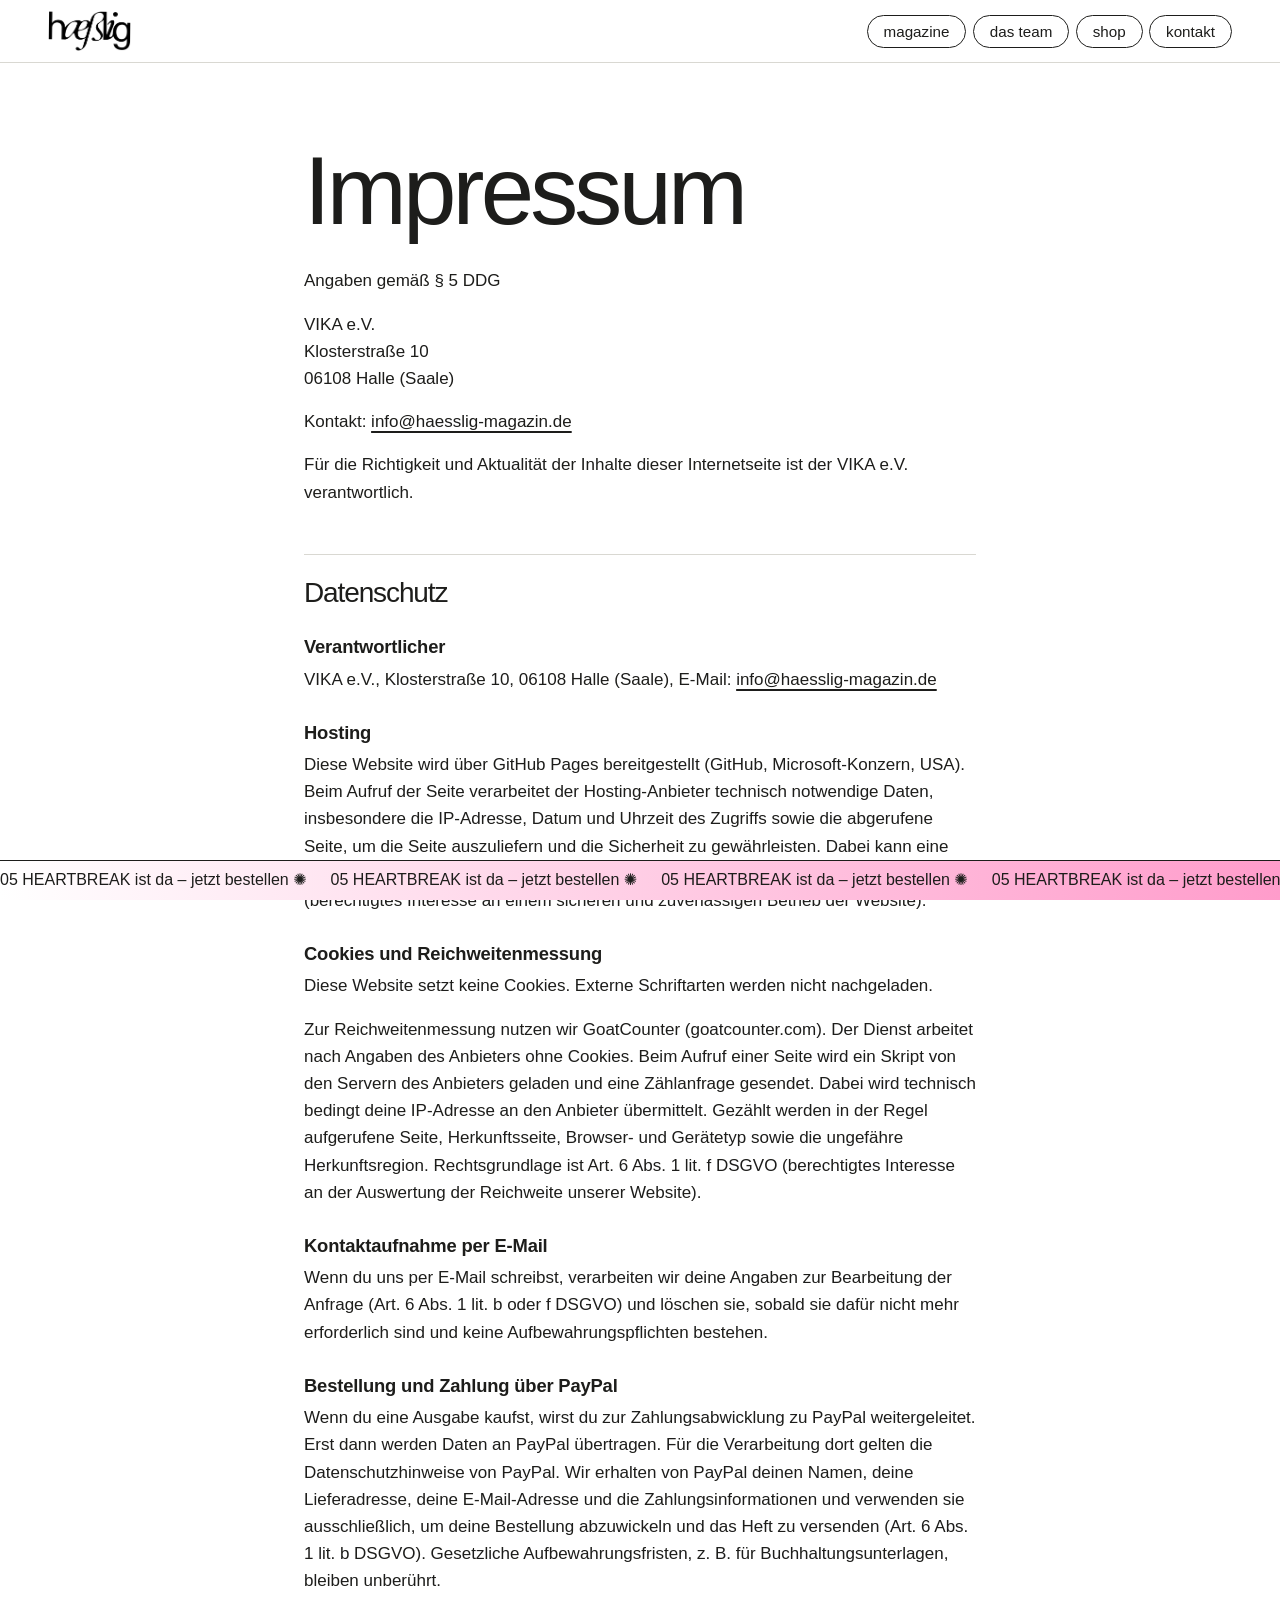
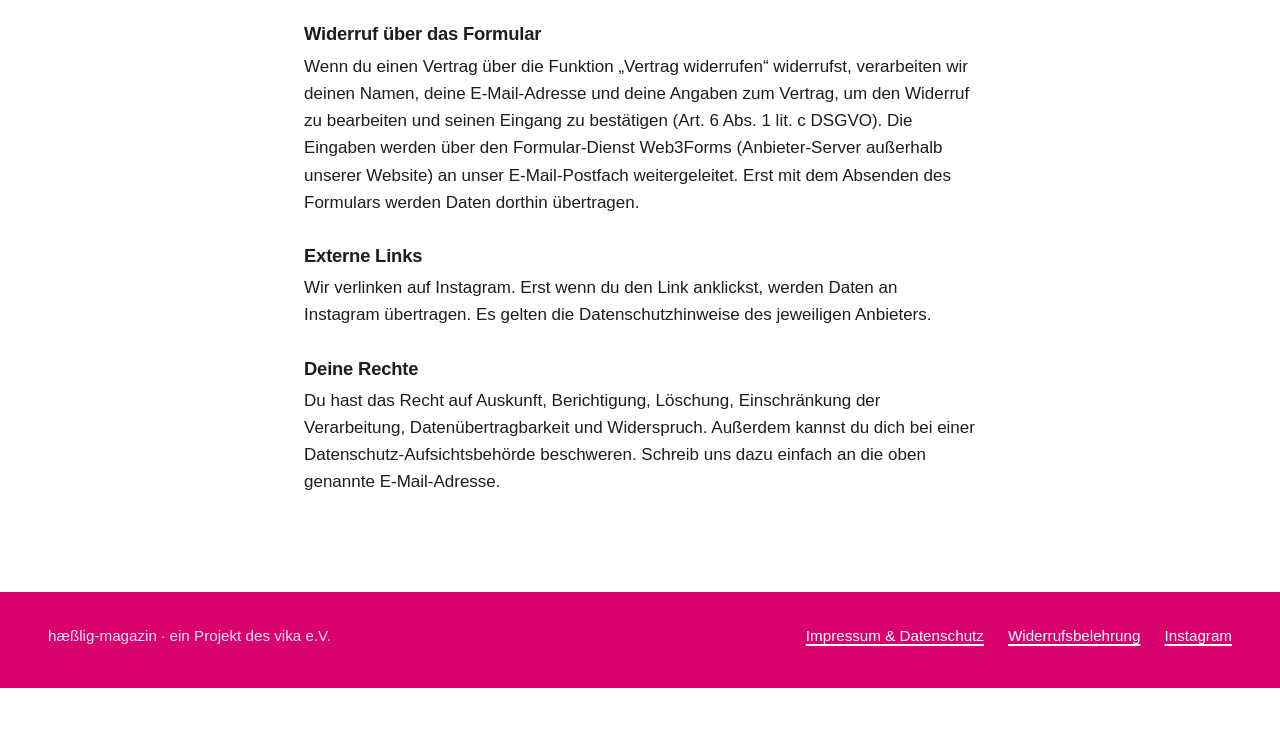
<file: impressum.html>
<!DOCTYPE html>
<html lang="de">
<head>
  <meta charset="UTF-8">
  <meta name="viewport" content="width=device-width, initial-scale=1">
  <title>Impressum &amp; Datenschutz | hæßlig-magazin</title>
  <meta name="description" content="Impressum und Datenschutzhinweise des hæßlig-magazins.">
  <link rel="canonical" href="https://www.haesslig-magazin.de/impressum.html">
  <meta property="og:type" content="website">
  <meta property="og:site_name" content="hæßlig-magazin">
  <meta property="og:title" content="Impressum &amp; Datenschutz | hæßlig-magazin">
  <meta property="og:description" content="Impressum und Datenschutzhinweise des hæßlig-magazins.">
  <meta property="og:url" content="https://www.haesslig-magazin.de/impressum.html">
  <meta property="og:image" content="https://www.haesslig-magazin.de/images/panik1.jpg">
  <link rel="stylesheet" href="style.css">
  <link rel="icon" href="favicon.ico" sizes="48x48">
  <link rel="icon" href="favicon-48.png" type="image/png" sizes="48x48">
  <link rel="icon" href="favicon-192.png" type="image/png" sizes="192x192">
  <link rel="apple-touch-icon" href="apple-touch-icon.png">
  <script data-goatcounter="https://haesslig-magazin.goatcounter.com/count" async src="https://gc.zgo.at/count.js"></script>
  <script src="script.js" defer></script>
</head>
<body class="legal-page">
  <a class="skip" href="#inhalt">Zum Inhalt</a>

  <header class="site-header">
    <a class="brand" href="index.html"><img src="images/logo.png" alt="hæßlig-magazin, zur Startseite"></a>
    <nav aria-label="Hauptnavigation">
      <ul>
        <li><a href="index.html#magazine">magazine</a></li>
        <li><a href="team.html">das team</a></li>
        <li><a href="shop.html">shop</a></li>
        <li><a href="kontakt.html">kontakt</a></li>
      </ul>
    </nav>
  </header>

  <main id="inhalt">

    <section class="legal wrap">
      <h1>Impressum</h1>
      <p>Angaben gemäß § 5 DDG</p>
      <p>VIKA e.V.<br>Klosterstraße 10<br>06108 Halle (Saale)</p>
      <p>Kontakt: <a href="mailto:info@haesslig-magazin.de">info@haesslig-magazin.de</a></p>
      <p>Für die Richtigkeit und Aktualität der Inhalte dieser Internetseite ist der VIKA e.V. verantwortlich.</p>

      <!-- Bitte prüfen (Vorlage): Der Text unten ist ein allgemeiner Entwurf und ersetzt keine Rechtsberatung. -->
      <h2 id="datenschutz">Datenschutz</h2>
      <h3>Verantwortlicher</h3>
      <p>VIKA e.V., Klosterstraße 10, 06108 Halle (Saale), E-Mail: <a href="mailto:info@haesslig-magazin.de">info@haesslig-magazin.de</a></p>

      <h3>Hosting</h3>
      <p>Diese Website wird über GitHub Pages bereitgestellt (GitHub, Microsoft-Konzern, USA). Beim Aufruf der Seite verarbeitet der Hosting-Anbieter technisch notwendige Daten, insbesondere die IP-Adresse, Datum und Uhrzeit des Zugriffs sowie die abgerufene Seite, um die Seite auszuliefern und die Sicherheit zu gewährleisten. Dabei kann eine Übermittlung in die USA stattfinden. Rechtsgrundlage ist Art. 6 Abs. 1 lit. f DSGVO (berechtigtes Interesse an einem sicheren und zuverlässigen Betrieb der Website).</p>

      <h3>Cookies und Reichweitenmessung</h3>
      <p>Diese Website setzt keine Cookies. Externe Schriftarten werden nicht nachgeladen.</p>
      <p>Zur Reichweitenmessung nutzen wir GoatCounter (goatcounter.com). Der Dienst arbeitet nach Angaben des Anbieters ohne Cookies. Beim Aufruf einer Seite wird ein Skript von den Servern des Anbieters geladen und eine Zählanfrage gesendet. Dabei wird technisch bedingt deine IP-Adresse an den Anbieter übermittelt. Gezählt werden in der Regel aufgerufene Seite, Herkunftsseite, Browser- und Gerätetyp sowie die ungefähre Herkunftsregion. Rechtsgrundlage ist Art. 6 Abs. 1 lit. f DSGVO (berechtigtes Interesse an der Auswertung der Reichweite unserer Website).</p>

      <h3>Kontaktaufnahme per E-Mail</h3>
      <p>Wenn du uns per E-Mail schreibst, verarbeiten wir deine Angaben zur Bearbeitung der Anfrage (Art. 6 Abs. 1 lit. b oder f DSGVO) und löschen sie, sobald sie dafür nicht mehr erforderlich sind und keine Aufbewahrungspflichten bestehen.</p>

      <h3>Bestellung und Zahlung über PayPal</h3>
      <p>Wenn du eine Ausgabe kaufst, wirst du zur Zahlungsabwicklung zu PayPal weitergeleitet. Erst dann werden Daten an PayPal übertragen. Für die Verarbeitung dort gelten die Datenschutzhinweise von PayPal. Wir erhalten von PayPal deinen Namen, deine Lieferadresse, deine E-Mail-Adresse und die Zahlungsinformationen und verwenden sie ausschließlich, um deine Bestellung abzuwickeln und das Heft zu versenden (Art. 6 Abs. 1 lit. b DSGVO). Gesetzliche Aufbewahrungsfristen, z. B. für Buchhaltungsunterlagen, bleiben unberührt.</p>

      <h3>Widerruf über das Formular</h3>
      <p>Wenn du einen Vertrag über die Funktion „Vertrag widerrufen“ widerrufst, verarbeiten wir deinen Namen, deine E-Mail-Adresse und deine Angaben zum Vertrag, um den Widerruf zu bearbeiten und seinen Eingang zu bestätigen (Art. 6 Abs. 1 lit. c DSGVO). Die Eingaben werden über den Formular-Dienst Web3Forms (Anbieter-Server außerhalb unserer Website) an unser E-Mail-Postfach weitergeleitet. Erst mit dem Absenden des Formulars werden Daten dorthin übertragen.</p>

      <h3>Externe Links</h3>
      <p>Wir verlinken auf Instagram. Erst wenn du den Link anklickst, werden Daten an Instagram übertragen. Es gelten die Datenschutzhinweise des jeweiligen Anbieters.</p>

      <h3>Deine Rechte</h3>
      <p>Du hast das Recht auf Auskunft, Berichtigung, Löschung, Einschränkung der Verarbeitung, Datenübertragbarkeit und Widerspruch. Außerdem kannst du dich bei einer Datenschutz-Aufsichtsbehörde beschweren. Schreib uns dazu einfach an die oben genannte E-Mail-Adresse.</p>
    </section>
  </main>

  <footer class="site-footer">
    <p>hæßlig-magazin &middot; ein Projekt des vika e.V.</p>
    <ul>
      <li><a href="impressum.html">Impressum &amp; Datenschutz</a></li>
      <li><a href="widerruf.html">Widerrufsbelehrung</a></li>
      <li><a href="https://www.instagram.com/haesslig.magazin/" target="_blank" rel="noopener">Instagram</a></li>
    </ul>
  </footer>
  <a class="ticker" href="shop.html">
    <span class="visually-hidden">05 HEARTBREAK ist erschienen. Zum Shop.</span>
    <span class="ticker-track" aria-hidden="true"><span>05 HEARTBREAK ist da &ndash; jetzt bestellen &#10042;</span><span>05 HEARTBREAK ist da &ndash; jetzt bestellen &#10042;</span><span>05 HEARTBREAK ist da &ndash; jetzt bestellen &#10042;</span><span>05 HEARTBREAK ist da &ndash; jetzt bestellen &#10042;</span><span>05 HEARTBREAK ist da &ndash; jetzt bestellen &#10042;</span><span>05 HEARTBREAK ist da &ndash; jetzt bestellen &#10042;</span><span>05 HEARTBREAK ist da &ndash; jetzt bestellen &#10042;</span><span>05 HEARTBREAK ist da &ndash; jetzt bestellen &#10042;</span><span>05 HEARTBREAK ist da &ndash; jetzt bestellen &#10042;</span><span>05 HEARTBREAK ist da &ndash; jetzt bestellen &#10042;</span><span>05 HEARTBREAK ist da &ndash; jetzt bestellen &#10042;</span><span>05 HEARTBREAK ist da &ndash; jetzt bestellen &#10042;</span><span>05 HEARTBREAK ist da &ndash; jetzt bestellen &#10042;</span><span>05 HEARTBREAK ist da &ndash; jetzt bestellen &#10042;</span><span>05 HEARTBREAK ist da &ndash; jetzt bestellen &#10042;</span><span>05 HEARTBREAK ist da &ndash; jetzt bestellen &#10042;</span></span>
  </a>
</body>
</html>
</file>
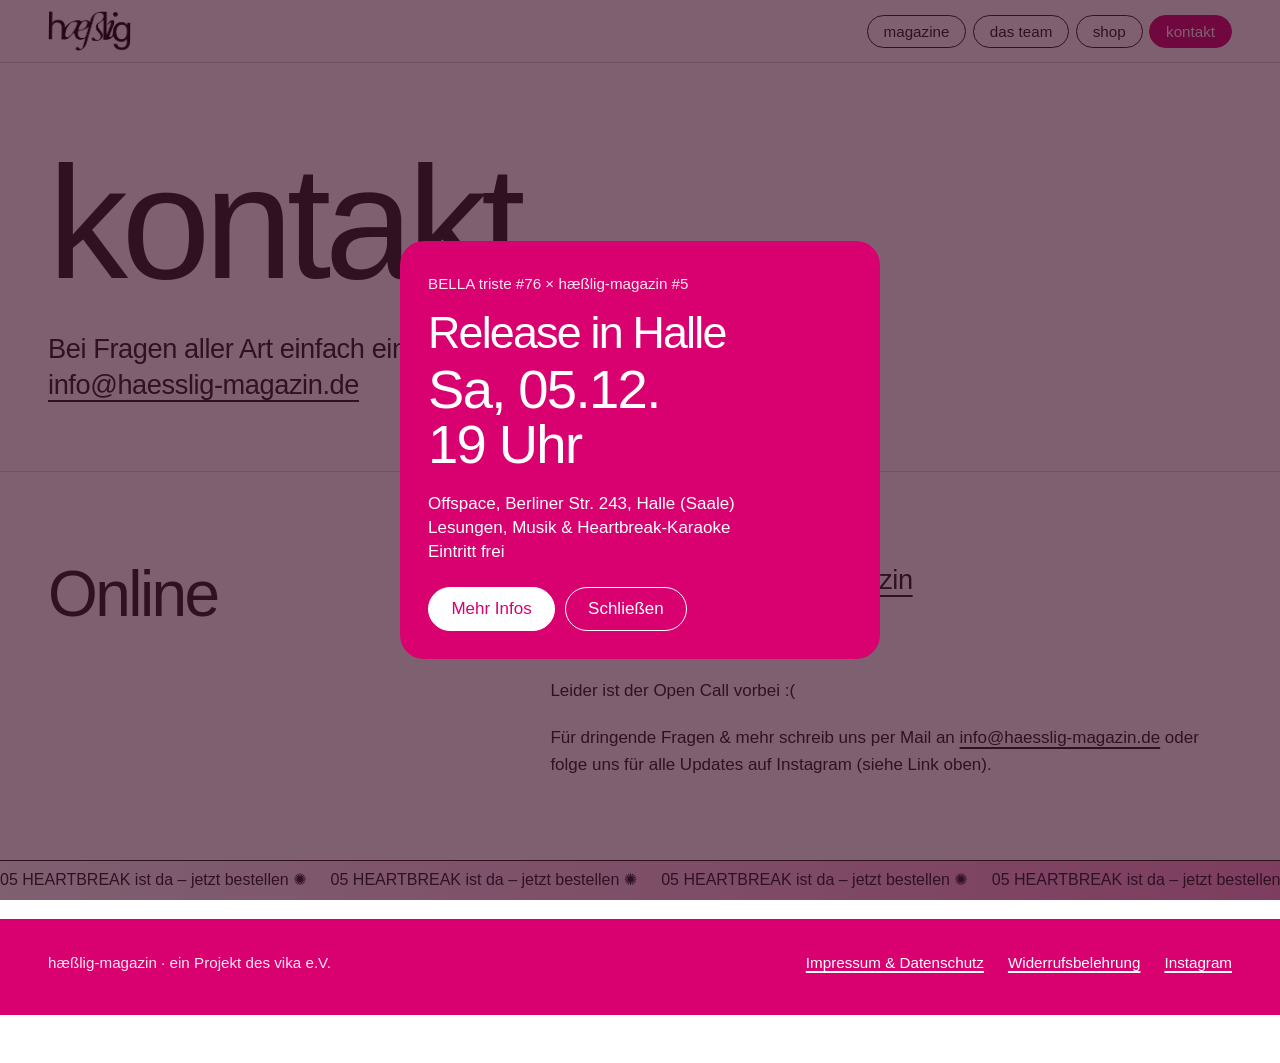
<file: kontakt.html>
<!DOCTYPE html>
<html lang="de">
<head>
  <meta charset="UTF-8">
  <meta name="viewport" content="width=device-width, initial-scale=1">
  <title>Kontakt | hæßlig-magazin</title>
  <meta name="description" content="Kontakt zum hæßlig-magazin: E-Mail und Instagram.">
  <link rel="canonical" href="https://www.haesslig-magazin.de/kontakt.html">
  <meta property="og:type" content="website">
  <meta property="og:site_name" content="hæßlig-magazin">
  <meta property="og:title" content="Kontakt | hæßlig-magazin">
  <meta property="og:description" content="Kontakt zum hæßlig-magazin: E-Mail und Instagram.">
  <meta property="og:url" content="https://www.haesslig-magazin.de/kontakt.html">
  <meta property="og:image" content="https://www.haesslig-magazin.de/images/panik1.jpg">
  <link rel="stylesheet" href="style.css">
  <link rel="icon" href="favicon.ico" sizes="48x48">
  <link rel="icon" href="favicon-48.png" type="image/png" sizes="48x48">
  <link rel="icon" href="favicon-192.png" type="image/png" sizes="192x192">
  <link rel="apple-touch-icon" href="apple-touch-icon.png">
  <script data-goatcounter="https://haesslig-magazin.goatcounter.com/count" async src="https://gc.zgo.at/count.js"></script>
  <script src="script.js" defer></script>
</head>
<body class="kontakt">
  <a class="skip" href="#inhalt">Zum Inhalt</a>

  <header class="site-header">
    <a class="brand" href="index.html"><img src="images/logo.png" alt="hæßlig-magazin, zur Startseite"></a>
    <nav aria-label="Hauptnavigation">
      <ul>
        <li><a href="index.html#magazine">magazine</a></li>
        <li><a href="team.html">das team</a></li>
        <li><a href="shop.html">shop</a></li>
        <li><a href="kontakt.html" aria-current="page">kontakt</a></li>
      </ul>
    </nav>
  </header>

  <main id="inhalt">

    <section class="page-head wrap">
      <h1>kontakt</h1>
      <p class="lead">Bei Fragen aller Art einfach eine Mail schreiben: <a href="mailto:info@haesslig-magazin.de">info@haesslig-magazin.de</a></p>
    </section>

    <section class="section wrap" aria-labelledby="h-social">
      <h2 id="h-social">Online</h2>
      <div class="prose">
        <p class="lead"><a href="https://www.instagram.com/haesslig.magazin/" target="_blank" rel="noopener">Instagram: @haesslig.magazin</a></p>
        <p><a class="button" href="https://www.instagram.com/haesslig.magazin/" target="_blank" rel="noopener">Auf Instagram folgen</a></p>
        <p>Leider ist der Open Call vorbei :(</p>
        <p>Für dringende Fragen &amp; mehr schreib uns per Mail an <a href="mailto:info@haesslig-magazin.de">info@haesslig-magazin.de</a> oder folge uns für alle Updates auf Instagram (siehe Link oben).</p>
      </div>
    </section>
  </main>

  <footer class="site-footer">
    <p>hæßlig-magazin &middot; ein Projekt des vika e.V.</p>
    <ul>
      <li><a href="impressum.html">Impressum &amp; Datenschutz</a></li>
      <li><a href="widerruf.html">Widerrufsbelehrung</a></li>
      <li><a href="https://www.instagram.com/haesslig.magazin/" target="_blank" rel="noopener">Instagram</a></li>
    </ul>
  </footer>
  <a class="ticker" href="shop.html">
    <span class="visually-hidden">05 HEARTBREAK ist erschienen. Zum Shop.</span>
    <span class="ticker-track" aria-hidden="true"><span>05 HEARTBREAK ist da &ndash; jetzt bestellen &#10042;</span><span>05 HEARTBREAK ist da &ndash; jetzt bestellen &#10042;</span><span>05 HEARTBREAK ist da &ndash; jetzt bestellen &#10042;</span><span>05 HEARTBREAK ist da &ndash; jetzt bestellen &#10042;</span><span>05 HEARTBREAK ist da &ndash; jetzt bestellen &#10042;</span><span>05 HEARTBREAK ist da &ndash; jetzt bestellen &#10042;</span><span>05 HEARTBREAK ist da &ndash; jetzt bestellen &#10042;</span><span>05 HEARTBREAK ist da &ndash; jetzt bestellen &#10042;</span><span>05 HEARTBREAK ist da &ndash; jetzt bestellen &#10042;</span><span>05 HEARTBREAK ist da &ndash; jetzt bestellen &#10042;</span><span>05 HEARTBREAK ist da &ndash; jetzt bestellen &#10042;</span><span>05 HEARTBREAK ist da &ndash; jetzt bestellen &#10042;</span><span>05 HEARTBREAK ist da &ndash; jetzt bestellen &#10042;</span><span>05 HEARTBREAK ist da &ndash; jetzt bestellen &#10042;</span><span>05 HEARTBREAK ist da &ndash; jetzt bestellen &#10042;</span><span>05 HEARTBREAK ist da &ndash; jetzt bestellen &#10042;</span></span>
  </a>
</body>
</html>
</file>
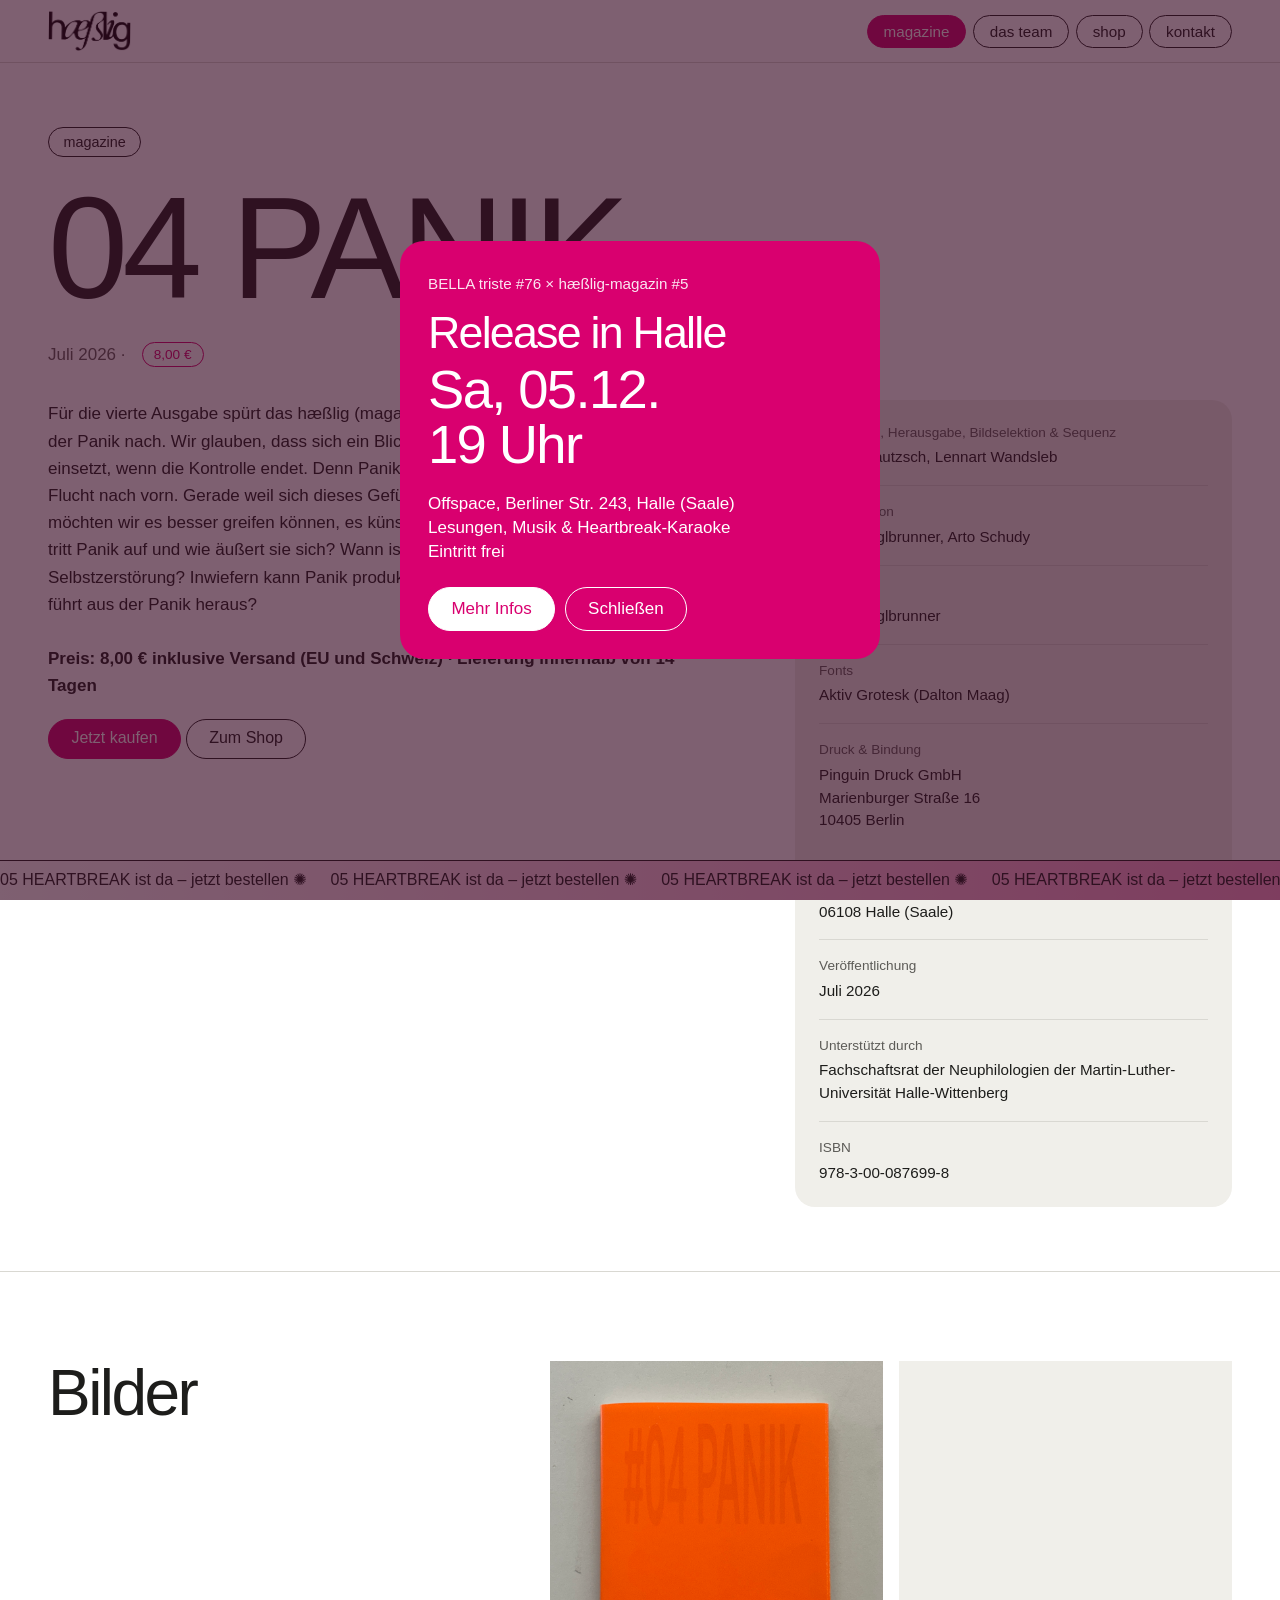
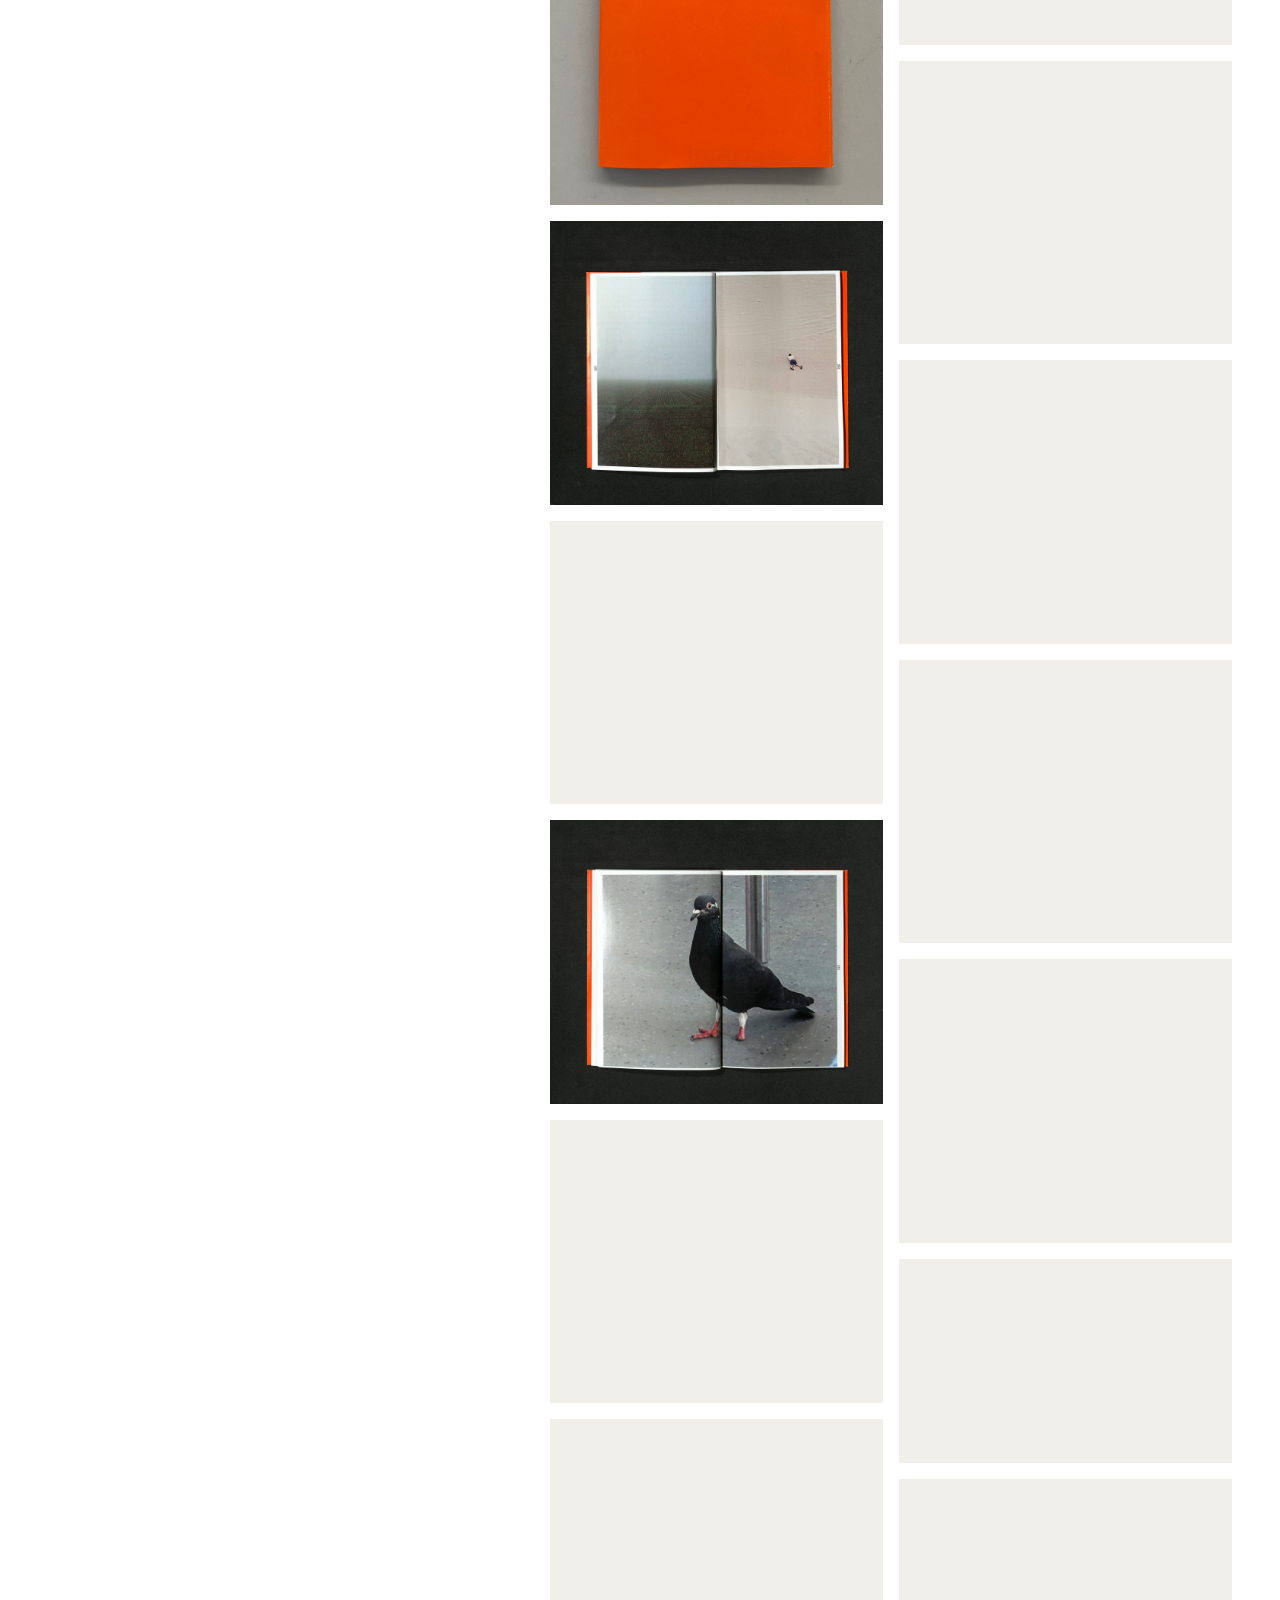
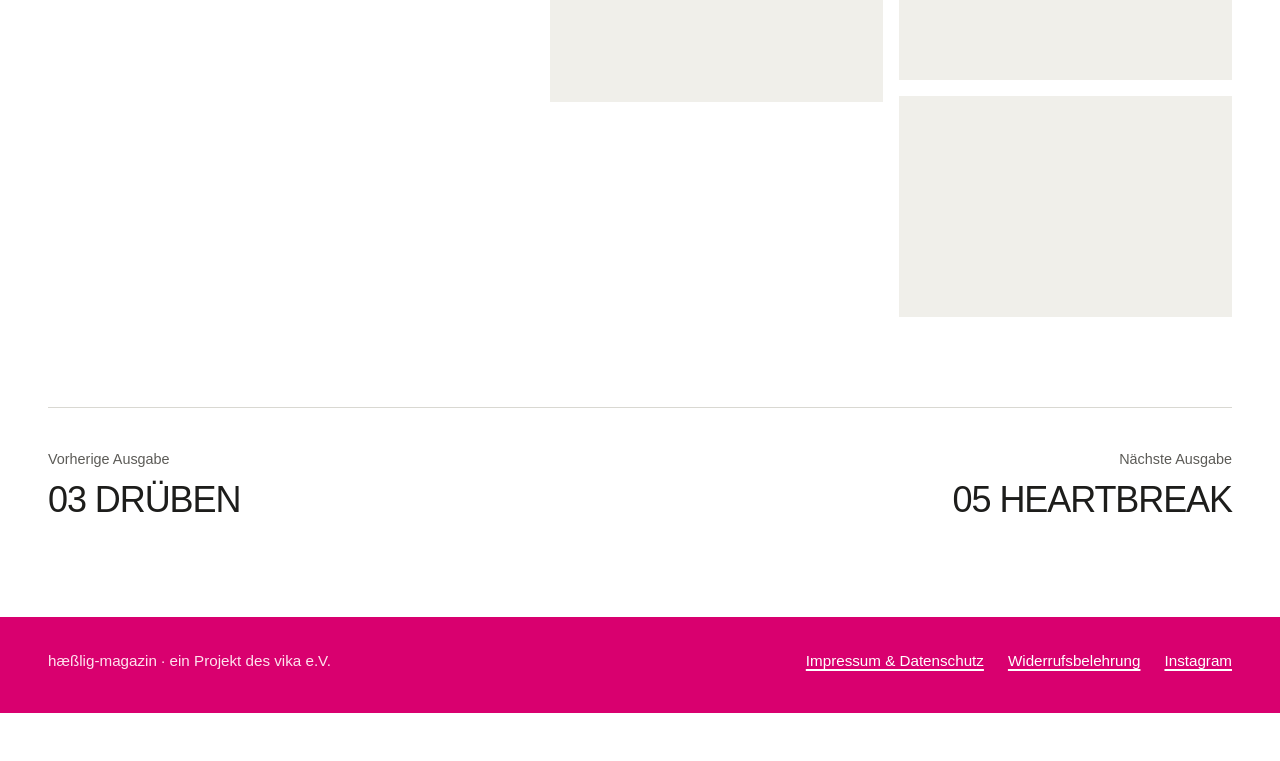
<file: panik.html>
<!DOCTYPE html>
<html lang="de">
<head>
  <meta charset="UTF-8">
  <meta name="viewport" content="width=device-width, initial-scale=1">
  <title>04 PANIK | hæßlig-magazin</title>
  <meta name="description" content="Ausgabe 04 PANIK des hæßlig-magazins (für Handyfotografie usw.).">
  <link rel="canonical" href="https://www.haesslig-magazin.de/panik.html">
  <meta property="og:type" content="website">
  <meta property="og:site_name" content="hæßlig-magazin">
  <meta property="og:title" content="04 PANIK | hæßlig-magazin">
  <meta property="og:description" content="Ausgabe 04 PANIK des hæßlig-magazins (für Handyfotografie usw.).">
  <meta property="og:url" content="https://www.haesslig-magazin.de/panik.html">
  <meta property="og:image" content="https://www.haesslig-magazin.de/images/panik1.jpg">
  <link rel="stylesheet" href="style.css">
  <link rel="icon" href="favicon.ico" sizes="48x48">
  <link rel="icon" href="favicon-48.png" type="image/png" sizes="48x48">
  <link rel="icon" href="favicon-192.png" type="image/png" sizes="192x192">
  <link rel="apple-touch-icon" href="apple-touch-icon.png">
  <script data-goatcounter="https://haesslig-magazin.goatcounter.com/count" async src="https://gc.zgo.at/count.js"></script>
  <script src="script.js" defer></script>
</head>
<body class="issue issue-panik">
  <a class="skip" href="#inhalt">Zum Inhalt</a>

  <header class="site-header">
    <a class="brand" href="index.html"><img src="images/logo.png" alt="hæßlig-magazin, zur Startseite"></a>
    <nav aria-label="Hauptnavigation">
      <ul>
        <li><a href="index.html#magazine" aria-current="page">magazine</a></li>
        <li><a href="team.html">das team</a></li>
        <li><a href="shop.html">shop</a></li>
        <li><a href="kontakt.html">kontakt</a></li>
      </ul>
    </nav>
  </header>

  <main id="inhalt">

    <article>
      <header class="issue-head wrap">
        <p class="crumb"><a href="index.html#magazine">magazine</a></p>
        <h1>04 PANIK</h1>
        <p class="issue-meta">Juli 2026 &middot; <span class="tag tag-ok">8,00 €</span></p>
      </header>

      <div class="issue-body has-credits wrap">
        <div class="prose">
        <p>Für die vierte Ausgabe spürt das hæßlig (magazin (für handyfotografie usw.)) dem Gefühl der Panik nach. Wir glauben, dass sich ein Blick auf dieses Gefühl lohnt, das dann einsetzt, wenn die Kontrolle endet. Denn Panik bedeutet Kontrollverlust, Impulsreaktion, Flucht nach vorn. Gerade weil sich dieses Gefühl damit eigentlich dem Blick entzieht, möchten wir es besser greifen können, es künstlerisch ausloten. In welchen Momenten tritt Panik auf und wie äußert sie sich? Wann ist Panik Schutz und wann Selbstzerstörung? Inwiefern kann Panik produktiv gemacht werden und welcher Weg führt aus der Panik heraus?</p>
          <p class="buy">Preis: 8,00 € inklusive Versand (EU und Schweiz) &middot; Lieferung innerhalb von 14 Tagen</p><p><a class="button" href="https://www.paypal.com/ncp/payment/A2YV2JRC2L5C6" target="_blank" rel="noopener">Jetzt kaufen</a> <a class="button button-line" href="shop.html">Zum Shop</a></p>
        </div>
        <aside class="credits" aria-label="Angaben zur Ausgabe"><dl><div><dt>Redaktion, Herausgabe, Bildselektion &amp; Sequenz</dt><dd>Klara Prautzsch, Lennart Wandsleb</dd></div><div><dt>Art Direction</dt><dd>Anna Stiglbrunner, Arto Schudy</dd></div><div><dt>Design</dt><dd>Anna Stiglbrunner</dd></div><div><dt>Fonts</dt><dd>Aktiv Grotesk (Dalton Maag)</dd></div><div><dt>Druck &amp; Bindung</dt><dd>Pinguin Druck GmbH<br>Marienburger Straße 16<br>10405 Berlin<br><br>Hochschuldruckerei Burg Giebichenstein<br>Ernst-König-Straße 1<br>06108 Halle (Saale)</dd></div><div><dt>Veröffentlichung</dt><dd>Juli 2026</dd></div><div><dt>Unterstützt durch</dt><dd>Fachschaftsrat der Neuphilologien der Martin-Luther-Universität Halle-Wittenberg</dd></div><div><dt>ISBN</dt><dd>978-3-00-087699-8</dd></div></dl></aside>
      </div>

      <section class="section wrap" aria-labelledby="h-bilder">
        <h2 id="h-bilder">Bilder</h2>
        <div class="gallery" data-title="04 PANIK">
          <button type="button" class="shot" data-full="images/panik1.jpg" aria-label="Bild 1 vergrößern"><img src="images/panik1.jpg" alt="04 PANIK, Bild 1" loading="lazy" decoding="async"></button>
          <button type="button" class="shot" data-full="images/panik2.jpg" aria-label="Bild 2 vergrößern"><img src="images/panik2.jpg" alt="04 PANIK, Bild 2" loading="lazy" decoding="async"></button>
          <button type="button" class="shot" data-full="images/panik3.jpg" aria-label="Bild 3 vergrößern"><img src="images/panik3.jpg" alt="04 PANIK, Bild 3" loading="lazy" decoding="async"></button>
          <button type="button" class="shot" data-full="images/panik4.jpg" aria-label="Bild 4 vergrößern"><img src="images/panik4.jpg" alt="04 PANIK, Bild 4" loading="lazy" decoding="async"></button>
          <button type="button" class="shot" data-full="images/panik5.jpg" aria-label="Bild 5 vergrößern"><img src="images/panik5.jpg" alt="04 PANIK, Bild 5" loading="lazy" decoding="async"></button>
          <button type="button" class="shot" data-full="images/panik6.jpg" aria-label="Bild 6 vergrößern"><img src="images/panik6.jpg" alt="04 PANIK, Bild 6" loading="lazy" decoding="async"></button>
          <button type="button" class="shot" data-full="images/panik7.jpg" aria-label="Bild 7 vergrößern"><img src="images/panik7.jpg" alt="04 PANIK, Bild 7" loading="lazy" decoding="async"></button>
          <button type="button" class="shot" data-full="images/panik8.jpg" aria-label="Bild 8 vergrößern"><img src="images/panik8.jpg" alt="04 PANIK, Bild 8" loading="lazy" decoding="async"></button>
          <button type="button" class="shot" data-full="images/panik9.jpg" aria-label="Bild 9 vergrößern"><img src="images/panik9.jpg" alt="04 PANIK, Bild 9" loading="lazy" decoding="async"></button>
          <button type="button" class="shot" data-full="images/panik10.jpg" aria-label="Bild 10 vergrößern"><img src="images/panik10.jpg" alt="04 PANIK, Bild 10" loading="lazy" decoding="async"></button>
          <button type="button" class="shot" data-full="images/panik11.jpg" aria-label="Bild 11 vergrößern"><img src="images/panik11.jpg" alt="04 PANIK, Bild 11" loading="lazy" decoding="async"></button>
          <button type="button" class="shot" data-full="images/panik12.jpg" aria-label="Bild 12 vergrößern"><img src="images/panik12.jpg" alt="04 PANIK, Bild 12" loading="lazy" decoding="async"></button>
          <button type="button" class="shot" data-full="images/panik13.jpg" aria-label="Bild 13 vergrößern"><img src="images/panik13.jpg" alt="04 PANIK, Bild 13" loading="lazy" decoding="async"></button>
          <button type="button" class="shot" data-full="images/panik14.jpg" aria-label="Bild 14 vergrößern"><img src="images/panik14.jpg" alt="04 PANIK, Bild 14" loading="lazy" decoding="async"></button>
        </div>
      </section>

      <div class="wrap"><nav class="issue-nav" aria-label="Weitere Ausgaben"><a class="prev" href="drueben.html"><span>Vorherige Ausgabe</span>03 DRÜBEN</a><a class="next" href="heartbreak.html"><span>Nächste Ausgabe</span>05 HEARTBREAK</a></nav></div>
    </article>
  </main>

  <footer class="site-footer">
    <p>hæßlig-magazin &middot; ein Projekt des vika e.V.</p>
    <ul>
      <li><a href="impressum.html">Impressum &amp; Datenschutz</a></li>
      <li><a href="widerruf.html">Widerrufsbelehrung</a></li>
      <li><a href="https://www.instagram.com/haesslig.magazin/" target="_blank" rel="noopener">Instagram</a></li>
    </ul>
  </footer>
  <a class="ticker" href="shop.html">
    <span class="visually-hidden">05 HEARTBREAK ist erschienen. Zum Shop.</span>
    <span class="ticker-track" aria-hidden="true"><span>05 HEARTBREAK ist da &ndash; jetzt bestellen &#10042;</span><span>05 HEARTBREAK ist da &ndash; jetzt bestellen &#10042;</span><span>05 HEARTBREAK ist da &ndash; jetzt bestellen &#10042;</span><span>05 HEARTBREAK ist da &ndash; jetzt bestellen &#10042;</span><span>05 HEARTBREAK ist da &ndash; jetzt bestellen &#10042;</span><span>05 HEARTBREAK ist da &ndash; jetzt bestellen &#10042;</span><span>05 HEARTBREAK ist da &ndash; jetzt bestellen &#10042;</span><span>05 HEARTBREAK ist da &ndash; jetzt bestellen &#10042;</span><span>05 HEARTBREAK ist da &ndash; jetzt bestellen &#10042;</span><span>05 HEARTBREAK ist da &ndash; jetzt bestellen &#10042;</span><span>05 HEARTBREAK ist da &ndash; jetzt bestellen &#10042;</span><span>05 HEARTBREAK ist da &ndash; jetzt bestellen &#10042;</span><span>05 HEARTBREAK ist da &ndash; jetzt bestellen &#10042;</span><span>05 HEARTBREAK ist da &ndash; jetzt bestellen &#10042;</span><span>05 HEARTBREAK ist da &ndash; jetzt bestellen &#10042;</span><span>05 HEARTBREAK ist da &ndash; jetzt bestellen &#10042;</span></span>
  </a>
</body>
</html>
</file>
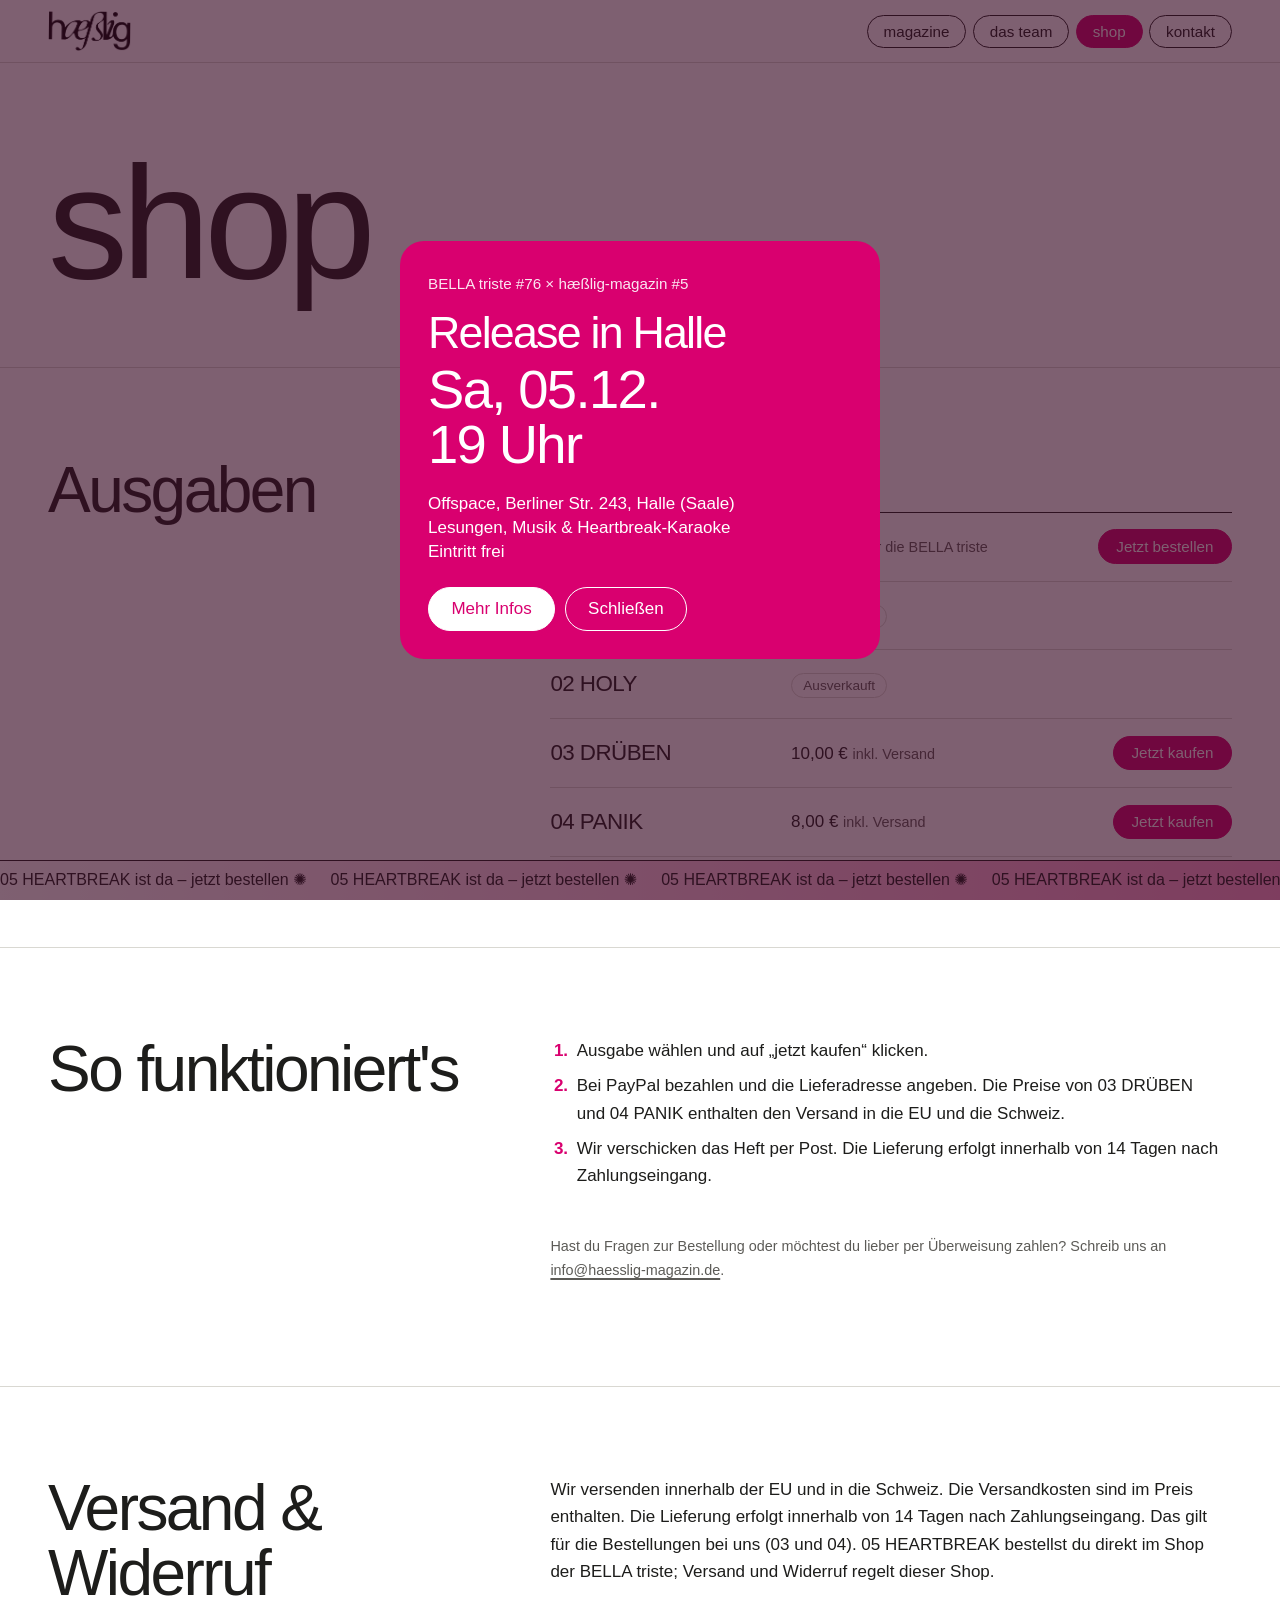
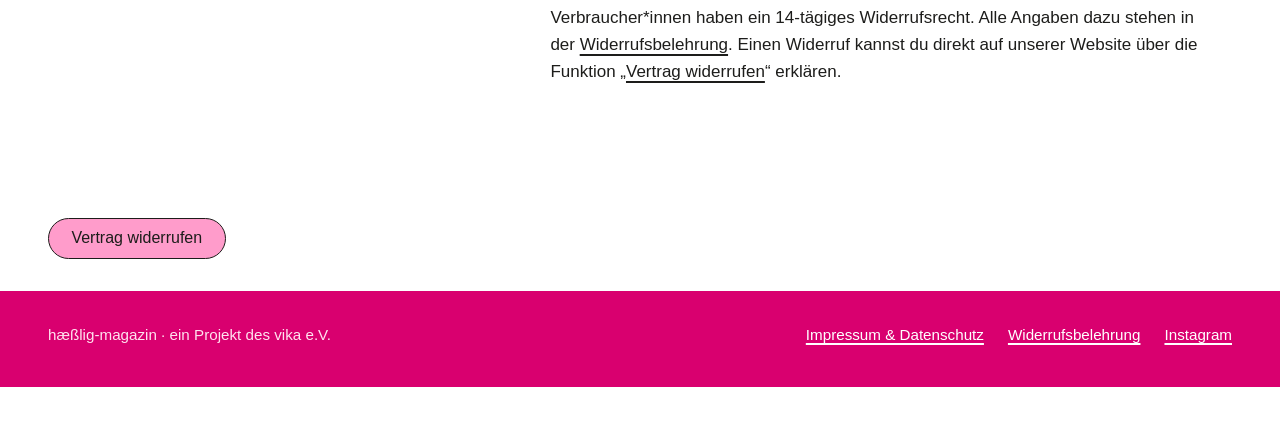
<file: shop.html>
<!DOCTYPE html>
<html lang="de">
<head>
  <meta charset="UTF-8">
  <meta name="viewport" content="width=device-width, initial-scale=1">
  <title>Shop | hæßlig-magazin</title>
  <meta name="description" content="Die Ausgaben des hæßlig-magazins: Preise, Verfügbarkeit und Bezahlung.">
  <link rel="canonical" href="https://www.haesslig-magazin.de/shop.html">
  <meta property="og:type" content="website">
  <meta property="og:site_name" content="hæßlig-magazin">
  <meta property="og:title" content="Shop | hæßlig-magazin">
  <meta property="og:description" content="Die Ausgaben des hæßlig-magazins: Preise, Verfügbarkeit und Bezahlung.">
  <meta property="og:url" content="https://www.haesslig-magazin.de/shop.html">
  <meta property="og:image" content="https://www.haesslig-magazin.de/images/panik1.jpg">
  <link rel="stylesheet" href="style.css">
  <link rel="icon" href="favicon.ico" sizes="48x48">
  <link rel="icon" href="favicon-48.png" type="image/png" sizes="48x48">
  <link rel="icon" href="favicon-192.png" type="image/png" sizes="192x192">
  <link rel="apple-touch-icon" href="apple-touch-icon.png">
  <script data-goatcounter="https://haesslig-magazin.goatcounter.com/count" async src="https://gc.zgo.at/count.js"></script>
  <script src="script.js" defer></script>
</head>
<body class="shop">
  <a class="skip" href="#inhalt">Zum Inhalt</a>

  <header class="site-header">
    <a class="brand" href="index.html"><img src="images/logo.png" alt="hæßlig-magazin, zur Startseite"></a>
    <nav aria-label="Hauptnavigation">
      <ul>
        <li><a href="index.html#magazine">magazine</a></li>
        <li><a href="team.html">das team</a></li>
        <li><a href="shop.html" aria-current="page">shop</a></li>
        <li><a href="kontakt.html">kontakt</a></li>
      </ul>
    </nav>
  </header>

  <main id="inhalt">

    <section class="page-head wrap">
      <h1>shop</h1>
    </section>

    <section class="section wrap" aria-labelledby="h-ausgaben">
      <h2 id="h-ausgaben">Ausgaben</h2>
      <table class="shop-table">
        <caption class="visually-hidden">Verfügbarkeit und Preise der Ausgaben</caption>
        <thead><tr><th scope="col">Ausgabe</th><th scope="col">Preis</th><th scope="col"><span class="visually-hidden">Bestellen</span></th></tr></thead>
        <tbody>
          <tr><th scope="row"><a href="heartbreak.html">05 HEARTBREAK</a></th><td>11,00 € <span class="note-inline">über die BELLA triste</span></td><td class="buy-cell"><a class="button" href="https://www.bellatriste.de/product-page/bella-triste-76" target="_blank" rel="noopener">Jetzt bestellen</a></td></tr>
          <tr><th scope="row"><a href="transit.html">01 TRANSIT</a></th><td><span class="tag tag-out">Ausverkauft</span></td><td class="buy-cell"></td></tr>
          <tr><th scope="row"><a href="holy.html">02 HOLY</a></th><td><span class="tag tag-out">Ausverkauft</span></td><td class="buy-cell"></td></tr>
          <tr><th scope="row"><a href="drueben.html">03 DRÜBEN</a></th><td>10,00 € <span class="note-inline">inkl. Versand</span></td><td class="buy-cell"><a class="button" href="https://www.paypal.com/ncp/payment/A9WPZ7WQMQL7J" target="_blank" rel="noopener">Jetzt kaufen</a></td></tr>
          <tr><th scope="row"><a href="panik.html">04 PANIK</a></th><td>8,00 € <span class="note-inline">inkl. Versand</span></td><td class="buy-cell"><a class="button" href="https://www.paypal.com/ncp/payment/A2YV2JRC2L5C6" target="_blank" rel="noopener">Jetzt kaufen</a></td></tr>
          </tbody>
      </table>
    </section>

    <section class="section wrap" aria-labelledby="h-ablauf">
      <h2 id="h-ablauf">So funktioniert's</h2>
      <ol class="steps">
        <li>Ausgabe wählen und auf „jetzt kaufen“ klicken.</li>
        <li>Bei PayPal bezahlen und die Lieferadresse angeben. Die Preise von 03 DRÜBEN und 04 PANIK enthalten den Versand in die EU und die Schweiz.</li>
        <li>Wir verschicken das Heft per Post. Die Lieferung erfolgt innerhalb von 14 Tagen nach Zahlungseingang.</li>
      </ol>
      <p class="note">Hast du Fragen zur Bestellung oder möchtest du lieber per Überweisung zahlen? Schreib uns an <a href="mailto:info@haesslig-magazin.de">info@haesslig-magazin.de</a>.</p>
    </section>
    <section class="section wrap" aria-labelledby="h-versand">
      <h2 id="h-versand">Versand &amp; Widerruf</h2>
      <div class="prose">
        <p>Wir versenden innerhalb der EU und in die Schweiz. Die Versandkosten sind im Preis enthalten. Die Lieferung erfolgt innerhalb von 14 Tagen nach Zahlungseingang. Das gilt für die Bestellungen bei uns (03 und 04). 05 HEARTBREAK bestellst du direkt im Shop der BELLA triste; Versand und Widerruf regelt dieser Shop.</p>
        <p>Verbraucher*innen haben ein 14-tägiges Widerrufsrecht. Alle Angaben dazu stehen in der <a href="widerruf.html">Widerrufsbelehrung</a>. Einen Widerruf kannst du direkt auf unserer Website über die Funktion „<a href="widerrufen.html">Vertrag widerrufen</a>“ erklären.</p>
      </div>
    </section>
  </main>

  <div class="withdraw wrap">
    <a class="button button-pop" href="widerrufen.html">Vertrag widerrufen</a>
  </div>

  <footer class="site-footer">
    <p>hæßlig-magazin &middot; ein Projekt des vika e.V.</p>
    <ul>
      <li><a href="impressum.html">Impressum &amp; Datenschutz</a></li>
      <li><a href="widerruf.html">Widerrufsbelehrung</a></li>
      <li><a href="https://www.instagram.com/haesslig.magazin/" target="_blank" rel="noopener">Instagram</a></li>
    </ul>
  </footer>
  <a class="ticker" href="shop.html">
    <span class="visually-hidden">05 HEARTBREAK ist erschienen. Zum Shop.</span>
    <span class="ticker-track" aria-hidden="true"><span>05 HEARTBREAK ist da &ndash; jetzt bestellen &#10042;</span><span>05 HEARTBREAK ist da &ndash; jetzt bestellen &#10042;</span><span>05 HEARTBREAK ist da &ndash; jetzt bestellen &#10042;</span><span>05 HEARTBREAK ist da &ndash; jetzt bestellen &#10042;</span><span>05 HEARTBREAK ist da &ndash; jetzt bestellen &#10042;</span><span>05 HEARTBREAK ist da &ndash; jetzt bestellen &#10042;</span><span>05 HEARTBREAK ist da &ndash; jetzt bestellen &#10042;</span><span>05 HEARTBREAK ist da &ndash; jetzt bestellen &#10042;</span><span>05 HEARTBREAK ist da &ndash; jetzt bestellen &#10042;</span><span>05 HEARTBREAK ist da &ndash; jetzt bestellen &#10042;</span><span>05 HEARTBREAK ist da &ndash; jetzt bestellen &#10042;</span><span>05 HEARTBREAK ist da &ndash; jetzt bestellen &#10042;</span><span>05 HEARTBREAK ist da &ndash; jetzt bestellen &#10042;</span><span>05 HEARTBREAK ist da &ndash; jetzt bestellen &#10042;</span><span>05 HEARTBREAK ist da &ndash; jetzt bestellen &#10042;</span><span>05 HEARTBREAK ist da &ndash; jetzt bestellen &#10042;</span></span>
  </a>
</body>
</html>
</file>
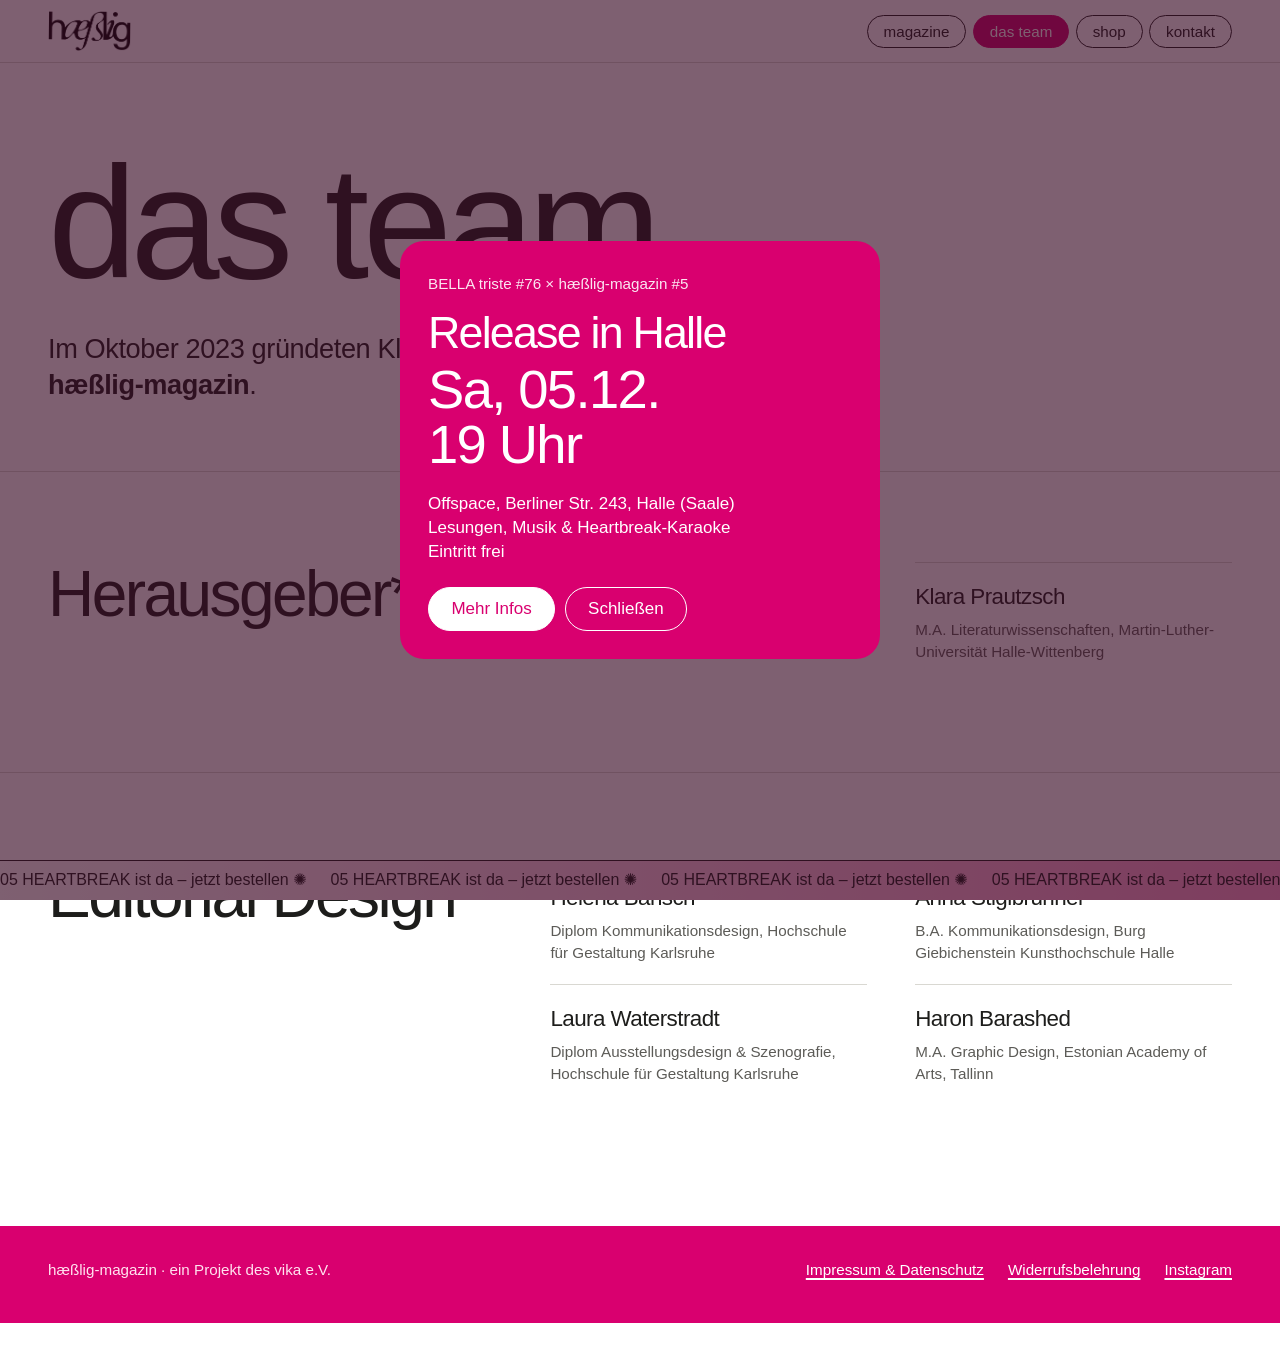
<file: team.html>
<!DOCTYPE html>
<html lang="de">
<head>
  <meta charset="UTF-8">
  <meta name="viewport" content="width=device-width, initial-scale=1">
  <title>Das Team | hæßlig-magazin</title>
  <meta name="description" content="Das Team des hæßlig-magazins: Herausgeber*innen und Editorial Design.">
  <link rel="canonical" href="https://www.haesslig-magazin.de/team.html">
  <meta property="og:type" content="website">
  <meta property="og:site_name" content="hæßlig-magazin">
  <meta property="og:title" content="Das Team | hæßlig-magazin">
  <meta property="og:description" content="Das Team des hæßlig-magazins: Herausgeber*innen und Editorial Design.">
  <meta property="og:url" content="https://www.haesslig-magazin.de/team.html">
  <meta property="og:image" content="https://www.haesslig-magazin.de/images/panik1.jpg">
  <link rel="stylesheet" href="style.css">
  <link rel="icon" href="favicon.ico" sizes="48x48">
  <link rel="icon" href="favicon-48.png" type="image/png" sizes="48x48">
  <link rel="icon" href="favicon-192.png" type="image/png" sizes="192x192">
  <link rel="apple-touch-icon" href="apple-touch-icon.png">
  <script data-goatcounter="https://haesslig-magazin.goatcounter.com/count" async src="https://gc.zgo.at/count.js"></script>
  <script src="script.js" defer></script>
</head>
<body class="team">
  <a class="skip" href="#inhalt">Zum Inhalt</a>

  <header class="site-header">
    <a class="brand" href="index.html"><img src="images/logo.png" alt="hæßlig-magazin, zur Startseite"></a>
    <nav aria-label="Hauptnavigation">
      <ul>
        <li><a href="index.html#magazine">magazine</a></li>
        <li><a href="team.html" aria-current="page">das team</a></li>
        <li><a href="shop.html">shop</a></li>
        <li><a href="kontakt.html">kontakt</a></li>
      </ul>
    </nav>
  </header>

  <main id="inhalt">

    <section class="page-head wrap">
      <h1>das team</h1>
      <p class="lead">Im Oktober 2023 gründeten Klara und Lennart zusammen das <strong>hæßlig-magazin</strong>.</p>
    </section>

    <section class="section wrap" aria-labelledby="h-herausgeber">
      <h2 id="h-herausgeber">Herausgeber*innen</h2>
      <ul class="people">
        <li><strong>Lennart Wandsleb</strong><span>M.A. Kunstwissenschaften, Burg Giebichenstein Kunsthochschule Halle</span></li>
        <li><strong>Klara Prautzsch</strong><span>M.A. Literaturwissenschaften, Martin-Luther-Universität Halle-Wittenberg</span></li>
      </ul>
    </section>

    <section class="section wrap" aria-labelledby="h-design">
      <h2 id="h-design">Editorial Design</h2>
      <ul class="people">
        <li><strong>Helena Bänsch</strong><span>Diplom Kommunikationsdesign, Hochschule für Gestaltung Karlsruhe</span></li>
        <li><strong>Anna Stiglbrunner</strong><span>B.A. Kommunikationsdesign, Burg Giebichenstein Kunsthochschule Halle</span></li>
        <li><strong>Laura Waterstradt</strong><span>Diplom Ausstellungsdesign &amp; Szenografie, Hochschule für Gestaltung Karlsruhe</span></li>
        <li><strong>Haron Barashed</strong><span>M.A. Graphic Design, Estonian Academy of Arts, Tallinn</span></li>
      </ul>
    </section>
  </main>

  <footer class="site-footer">
    <p>hæßlig-magazin &middot; ein Projekt des vika e.V.</p>
    <ul>
      <li><a href="impressum.html">Impressum &amp; Datenschutz</a></li>
      <li><a href="widerruf.html">Widerrufsbelehrung</a></li>
      <li><a href="https://www.instagram.com/haesslig.magazin/" target="_blank" rel="noopener">Instagram</a></li>
    </ul>
  </footer>
  <a class="ticker" href="shop.html">
    <span class="visually-hidden">05 HEARTBREAK ist erschienen. Zum Shop.</span>
    <span class="ticker-track" aria-hidden="true"><span>05 HEARTBREAK ist da &ndash; jetzt bestellen &#10042;</span><span>05 HEARTBREAK ist da &ndash; jetzt bestellen &#10042;</span><span>05 HEARTBREAK ist da &ndash; jetzt bestellen &#10042;</span><span>05 HEARTBREAK ist da &ndash; jetzt bestellen &#10042;</span><span>05 HEARTBREAK ist da &ndash; jetzt bestellen &#10042;</span><span>05 HEARTBREAK ist da &ndash; jetzt bestellen &#10042;</span><span>05 HEARTBREAK ist da &ndash; jetzt bestellen &#10042;</span><span>05 HEARTBREAK ist da &ndash; jetzt bestellen &#10042;</span><span>05 HEARTBREAK ist da &ndash; jetzt bestellen &#10042;</span><span>05 HEARTBREAK ist da &ndash; jetzt bestellen &#10042;</span><span>05 HEARTBREAK ist da &ndash; jetzt bestellen &#10042;</span><span>05 HEARTBREAK ist da &ndash; jetzt bestellen &#10042;</span><span>05 HEARTBREAK ist da &ndash; jetzt bestellen &#10042;</span><span>05 HEARTBREAK ist da &ndash; jetzt bestellen &#10042;</span><span>05 HEARTBREAK ist da &ndash; jetzt bestellen &#10042;</span><span>05 HEARTBREAK ist da &ndash; jetzt bestellen &#10042;</span></span>
  </a>
</body>
</html>
</file>
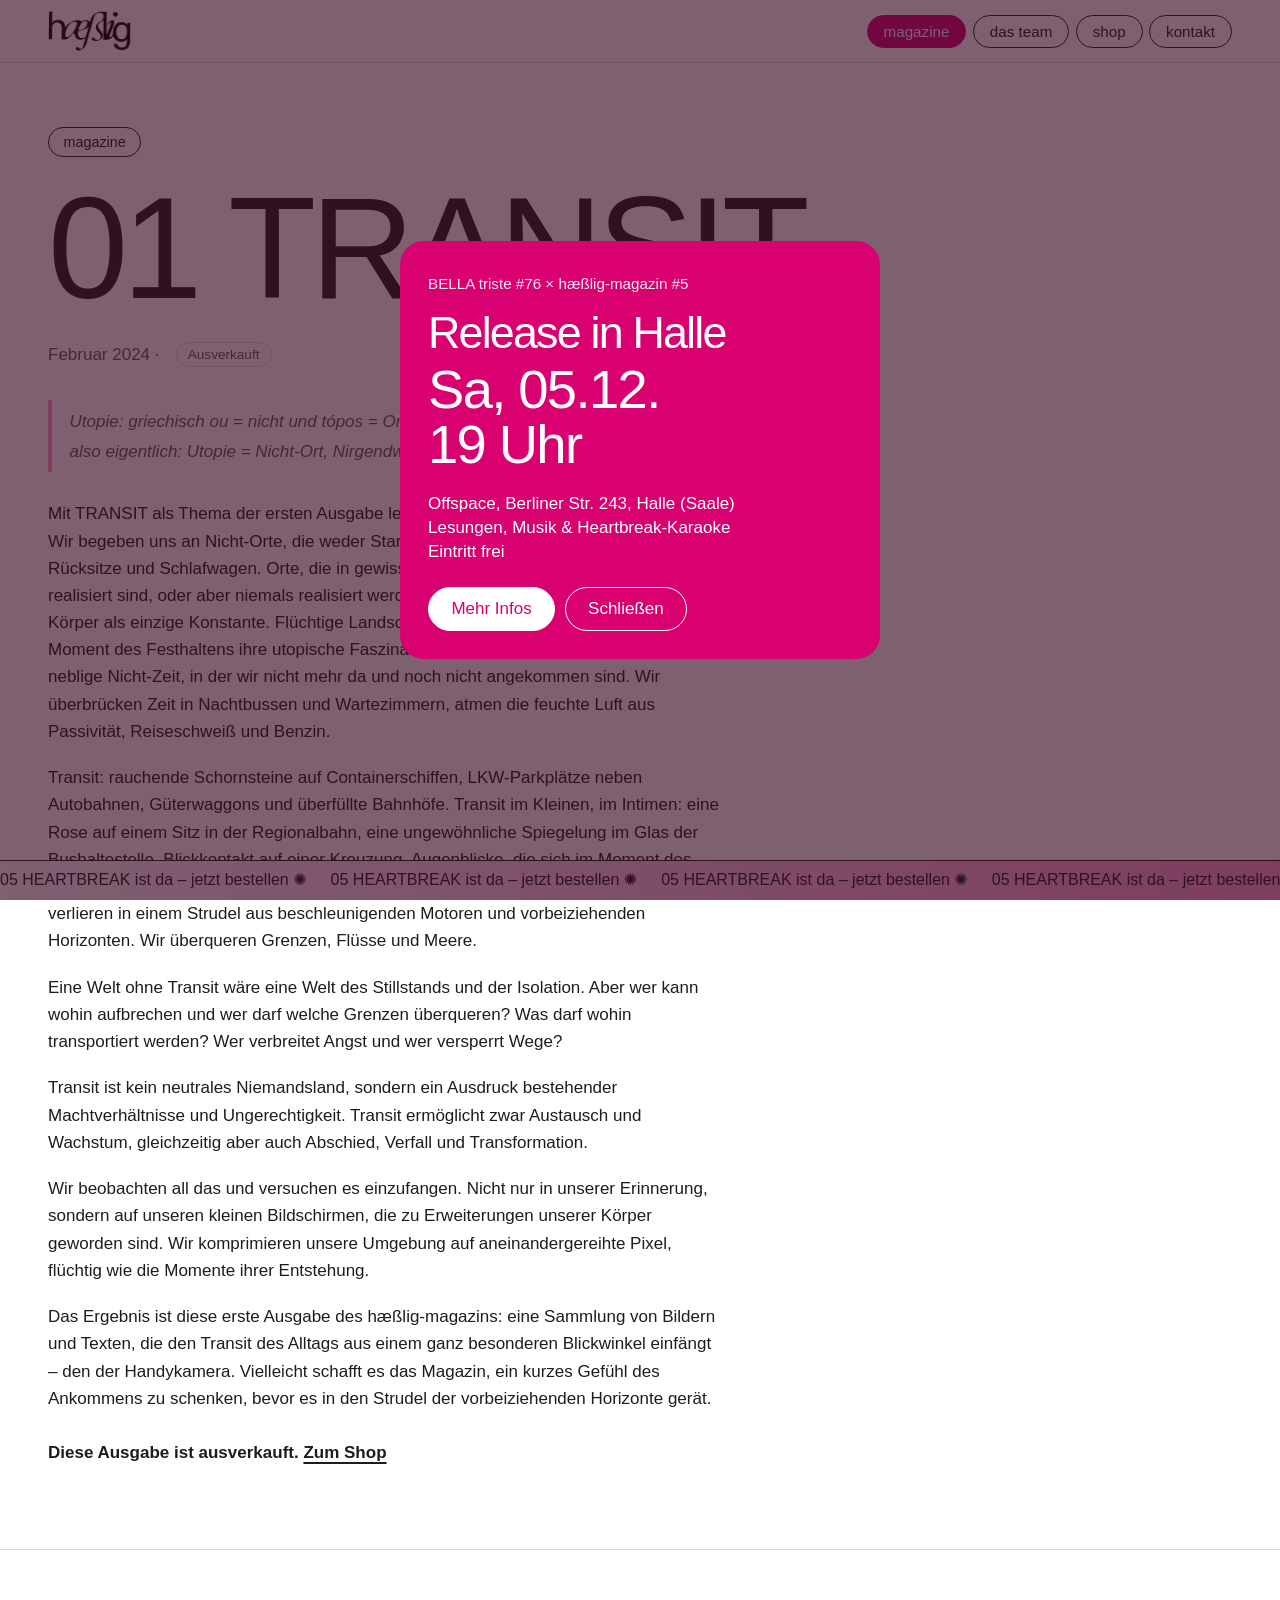
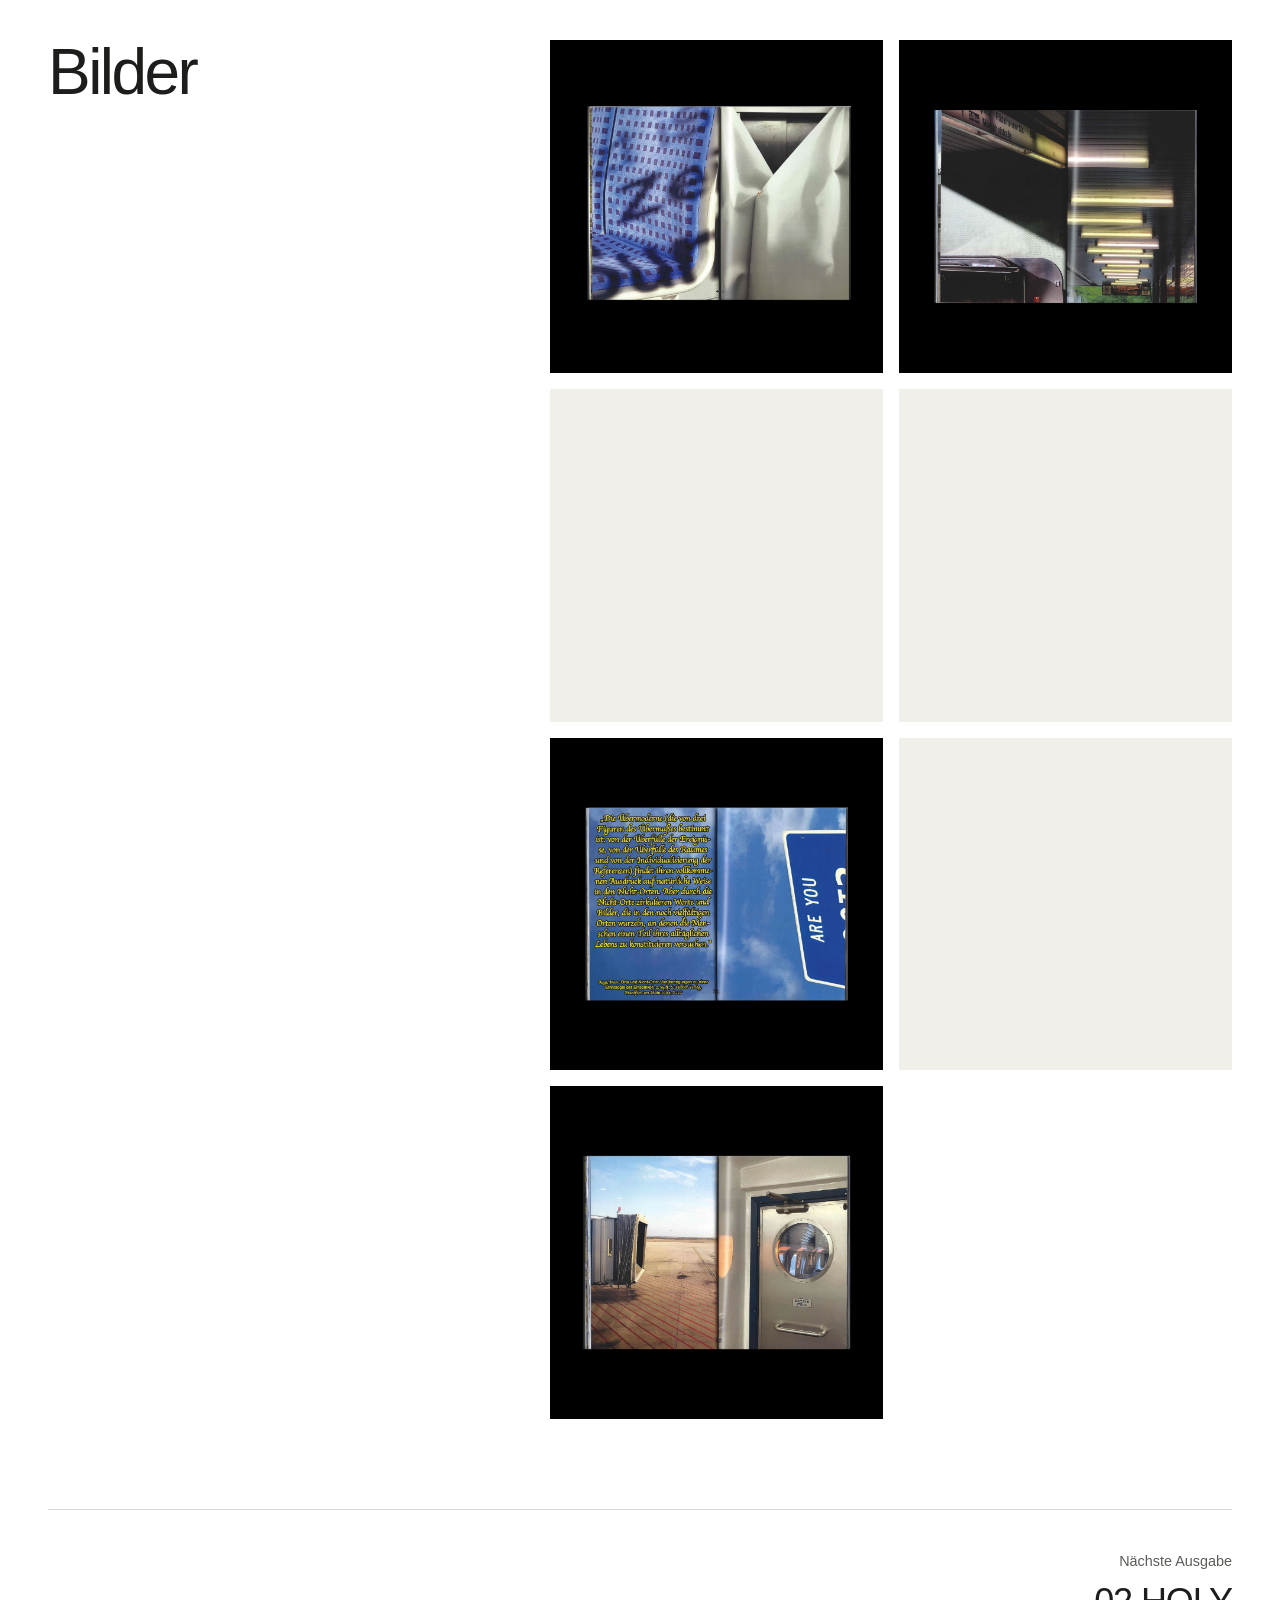
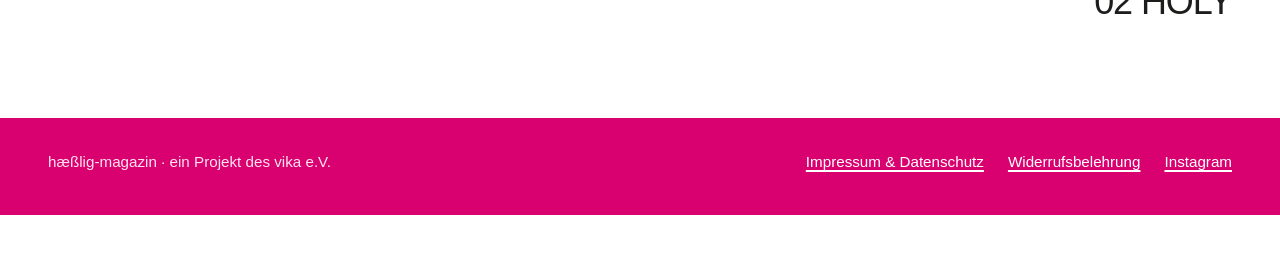
<file: transit.html>
<!DOCTYPE html>
<html lang="de">
<head>
  <meta charset="UTF-8">
  <meta name="viewport" content="width=device-width, initial-scale=1">
  <title>01 TRANSIT | hæßlig-magazin</title>
  <meta name="description" content="Ausgabe 01 TRANSIT des hæßlig-magazins (für Handyfotografie usw.).">
  <link rel="canonical" href="https://www.haesslig-magazin.de/transit.html">
  <meta property="og:type" content="website">
  <meta property="og:site_name" content="hæßlig-magazin">
  <meta property="og:title" content="01 TRANSIT | hæßlig-magazin">
  <meta property="og:description" content="Ausgabe 01 TRANSIT des hæßlig-magazins (für Handyfotografie usw.).">
  <meta property="og:url" content="https://www.haesslig-magazin.de/transit.html">
  <meta property="og:image" content="https://www.haesslig-magazin.de/images/panik1.jpg">
  <link rel="stylesheet" href="style.css">
  <link rel="icon" href="favicon.ico" sizes="48x48">
  <link rel="icon" href="favicon-48.png" type="image/png" sizes="48x48">
  <link rel="icon" href="favicon-192.png" type="image/png" sizes="192x192">
  <link rel="apple-touch-icon" href="apple-touch-icon.png">
  <script data-goatcounter="https://haesslig-magazin.goatcounter.com/count" async src="https://gc.zgo.at/count.js"></script>
  <script src="script.js" defer></script>
</head>
<body class="issue issue-transit">
  <a class="skip" href="#inhalt">Zum Inhalt</a>

  <header class="site-header">
    <a class="brand" href="index.html"><img src="images/logo.png" alt="hæßlig-magazin, zur Startseite"></a>
    <nav aria-label="Hauptnavigation">
      <ul>
        <li><a href="index.html#magazine" aria-current="page">magazine</a></li>
        <li><a href="team.html">das team</a></li>
        <li><a href="shop.html">shop</a></li>
        <li><a href="kontakt.html">kontakt</a></li>
      </ul>
    </nav>
  </header>

  <main id="inhalt">

    <article>
      <header class="issue-head wrap">
        <p class="crumb"><a href="index.html#magazine">magazine</a></p>
        <h1>01 TRANSIT</h1>
        <p class="issue-meta">Februar 2024 &middot; <span class="tag tag-out">Ausverkauft</span></p>
      </header>

      <div class="issue-body wrap">
        <div class="prose">
        <blockquote class="epigraph">
          <p>Utopie: griechisch <em>ou</em> = <em>nicht</em> und <em>tópos</em> = <em>Ort, Stelle, Land</em></p>
          <p>also eigentlich: Utopie = Nicht-Ort, Nirgendwo</p>
        </blockquote>
        <p>Mit TRANSIT als Thema der ersten Ausgabe lenken wir den Blick auf das Dazwischen. Wir begeben uns an Nicht-Orte, die weder Start noch Ziel sind: Straßen, Haltestellen, Rücksitze und Schlafwagen. Orte, die in gewisser Weise Utopien sind, da sie noch nicht realisiert sind, oder aber niemals realisiert werden können. Im Gepäck tragen wir unsere Körper als einzige Konstante. Flüchtige Landschaften, flüchtige Bekanntschaften, die im Moment des Festhaltens ihre utopische Faszination verlieren. Wir hüllen uns ein in diese neblige Nicht-Zeit, in der wir nicht mehr da und noch nicht angekommen sind. Wir überbrücken Zeit in Nachtbussen und Wartezimmern, atmen die feuchte Luft aus Passivität, Reiseschweiß und Benzin.</p>
        <p>Transit: rauchende Schornsteine auf Containerschiffen, LKW-Parkplätze neben Autobahnen, Güterwaggons und überfüllte Bahnhöfe. Transit im Kleinen, im Intimen: eine Rose auf einem Sitz in der Regionalbahn, eine ungewöhnliche Spiegelung im Glas der Bushaltestelle, Blickkontakt auf einer Kreuzung. Augenblicke, die sich im Moment des Erlebens wie eine Ewigkeit anfühlen und sich kurz darauf auflösen und für immer verlieren in einem Strudel aus beschleunigenden Motoren und vorbeiziehenden Horizonten. Wir überqueren Grenzen, Flüsse und Meere.</p>
        <p>Eine Welt ohne Transit wäre eine Welt des Stillstands und der Isolation. Aber wer kann wohin aufbrechen und wer darf welche Grenzen überqueren? Was darf wohin transportiert werden? Wer verbreitet Angst und wer versperrt Wege?</p>
        <p>Transit ist kein neutrales Niemandsland, sondern ein Ausdruck bestehender Machtverhältnisse und Ungerechtigkeit. Transit ermöglicht zwar Austausch und Wachstum, gleichzeitig aber auch Abschied, Verfall und Transformation.</p>
        <p>Wir beobachten all das und versuchen es einzufangen. Nicht nur in unserer Erinnerung, sondern auf unseren kleinen Bildschirmen, die zu Erweiterungen unserer Körper geworden sind. Wir komprimieren unsere Umgebung auf aneinandergereihte Pixel, flüchtig wie die Momente ihrer Entstehung.</p>
        <p>Das Ergebnis ist diese erste Ausgabe des hæßlig-magazins: eine Sammlung von Bildern und Texten, die den Transit des Alltags aus einem ganz besonderen Blickwinkel einfängt – den der Handykamera. Vielleicht schafft es das Magazin, ein kurzes Gefühl des Ankommens zu schenken, bevor es in den Strudel der vorbeiziehenden Horizonte gerät.</p>
          <p class="buy">Diese Ausgabe ist ausverkauft. <a href="shop.html">Zum Shop</a></p>
        </div>
        
      </div>

      <section class="section wrap" aria-labelledby="h-bilder">
        <h2 id="h-bilder">Bilder</h2>
        <div class="gallery" data-title="01 TRANSIT">
          <button type="button" class="shot" data-full="images/transit1.jpg" aria-label="Bild 1 vergrößern"><img src="images/transit1.jpg" alt="01 TRANSIT, Bild 1" loading="lazy" decoding="async"></button>
          <button type="button" class="shot" data-full="images/transit2.jpg" aria-label="Bild 2 vergrößern"><img src="images/transit2.jpg" alt="01 TRANSIT, Bild 2" loading="lazy" decoding="async"></button>
          <button type="button" class="shot" data-full="images/transit3.jpg" aria-label="Bild 3 vergrößern"><img src="images/transit3.jpg" alt="01 TRANSIT, Bild 3" loading="lazy" decoding="async"></button>
          <button type="button" class="shot" data-full="images/transit4.jpg" aria-label="Bild 4 vergrößern"><img src="images/transit4.jpg" alt="01 TRANSIT, Bild 4" loading="lazy" decoding="async"></button>
          <button type="button" class="shot" data-full="images/transit5.jpg" aria-label="Bild 5 vergrößern"><img src="images/transit5.jpg" alt="01 TRANSIT, Bild 5" loading="lazy" decoding="async"></button>
          <button type="button" class="shot" data-full="images/transit6.jpg" aria-label="Bild 6 vergrößern"><img src="images/transit6.jpg" alt="01 TRANSIT, Bild 6" loading="lazy" decoding="async"></button>
          <button type="button" class="shot" data-full="images/transit7.jpg" aria-label="Bild 7 vergrößern"><img src="images/transit7.jpg" alt="01 TRANSIT, Bild 7" loading="lazy" decoding="async"></button>
        </div>
      </section>

      <div class="wrap"><nav class="issue-nav" aria-label="Weitere Ausgaben"><span></span><a class="next" href="holy.html"><span>Nächste Ausgabe</span>02 HOLY</a></nav></div>
    </article>
  </main>

  <footer class="site-footer">
    <p>hæßlig-magazin &middot; ein Projekt des vika e.V.</p>
    <ul>
      <li><a href="impressum.html">Impressum &amp; Datenschutz</a></li>
      <li><a href="widerruf.html">Widerrufsbelehrung</a></li>
      <li><a href="https://www.instagram.com/haesslig.magazin/" target="_blank" rel="noopener">Instagram</a></li>
    </ul>
  </footer>
  <a class="ticker" href="shop.html">
    <span class="visually-hidden">05 HEARTBREAK ist erschienen. Zum Shop.</span>
    <span class="ticker-track" aria-hidden="true"><span>05 HEARTBREAK ist da &ndash; jetzt bestellen &#10042;</span><span>05 HEARTBREAK ist da &ndash; jetzt bestellen &#10042;</span><span>05 HEARTBREAK ist da &ndash; jetzt bestellen &#10042;</span><span>05 HEARTBREAK ist da &ndash; jetzt bestellen &#10042;</span><span>05 HEARTBREAK ist da &ndash; jetzt bestellen &#10042;</span><span>05 HEARTBREAK ist da &ndash; jetzt bestellen &#10042;</span><span>05 HEARTBREAK ist da &ndash; jetzt bestellen &#10042;</span><span>05 HEARTBREAK ist da &ndash; jetzt bestellen &#10042;</span><span>05 HEARTBREAK ist da &ndash; jetzt bestellen &#10042;</span><span>05 HEARTBREAK ist da &ndash; jetzt bestellen &#10042;</span><span>05 HEARTBREAK ist da &ndash; jetzt bestellen &#10042;</span><span>05 HEARTBREAK ist da &ndash; jetzt bestellen &#10042;</span><span>05 HEARTBREAK ist da &ndash; jetzt bestellen &#10042;</span><span>05 HEARTBREAK ist da &ndash; jetzt bestellen &#10042;</span><span>05 HEARTBREAK ist da &ndash; jetzt bestellen &#10042;</span><span>05 HEARTBREAK ist da &ndash; jetzt bestellen &#10042;</span></span>
  </a>
</body>
</html>
</file>
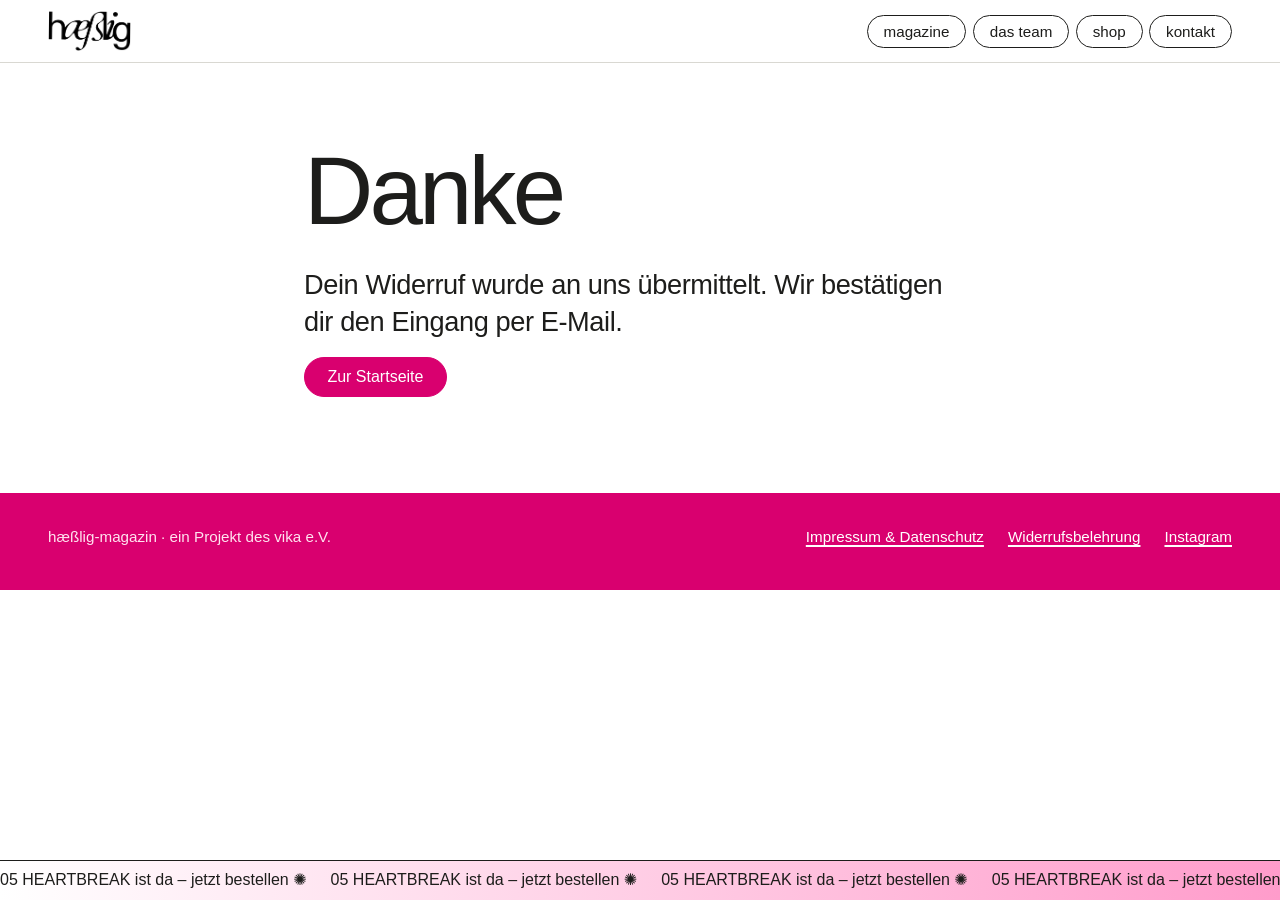
<file: widerruf-gesendet.html>
<!DOCTYPE html>
<html lang="de">
<head>
  <meta charset="UTF-8">
  <meta name="viewport" content="width=device-width, initial-scale=1">
  <title>Widerruf übermittelt | hæßlig-magazin</title>
  <meta name="description" content="Dein Widerruf wurde übermittelt.">
  <meta name="robots" content="noindex">
  <link rel="canonical" href="https://www.haesslig-magazin.de/widerruf-gesendet.html">
  <meta property="og:type" content="website">
  <meta property="og:site_name" content="hæßlig-magazin">
  <meta property="og:title" content="Widerruf übermittelt | hæßlig-magazin">
  <meta property="og:description" content="Dein Widerruf wurde übermittelt.">
  <meta property="og:url" content="https://www.haesslig-magazin.de/widerruf-gesendet.html">
  <meta property="og:image" content="https://www.haesslig-magazin.de/images/panik1.jpg">
  <link rel="stylesheet" href="style.css">
  <link rel="icon" href="favicon.ico" sizes="48x48">
  <link rel="icon" href="favicon-48.png" type="image/png" sizes="48x48">
  <link rel="icon" href="favicon-192.png" type="image/png" sizes="192x192">
  <link rel="apple-touch-icon" href="apple-touch-icon.png">
  <script data-goatcounter="https://haesslig-magazin.goatcounter.com/count" async src="https://gc.zgo.at/count.js"></script>
  <script src="script.js" defer></script>
</head>
<body class="legal-page">
  <a class="skip" href="#inhalt">Zum Inhalt</a>

  <header class="site-header">
    <a class="brand" href="index.html"><img src="images/logo.png" alt="hæßlig-magazin, zur Startseite"></a>
    <nav aria-label="Hauptnavigation">
      <ul>
        <li><a href="index.html#magazine">magazine</a></li>
        <li><a href="team.html">das team</a></li>
        <li><a href="shop.html">shop</a></li>
        <li><a href="kontakt.html">kontakt</a></li>
      </ul>
    </nav>
  </header>

  <main id="inhalt">

    <section class="legal wrap">
      <h1>Danke</h1>
      <p class="lead">Dein Widerruf wurde an uns übermittelt. Wir bestätigen dir den Eingang per E-Mail.</p>
      <p class="buttons"><a class="button" href="index.html">Zur Startseite</a></p>
    </section>
  </main>

  <footer class="site-footer">
    <p>hæßlig-magazin &middot; ein Projekt des vika e.V.</p>
    <ul>
      <li><a href="impressum.html">Impressum &amp; Datenschutz</a></li>
      <li><a href="widerruf.html">Widerrufsbelehrung</a></li>
      <li><a href="https://www.instagram.com/haesslig.magazin/" target="_blank" rel="noopener">Instagram</a></li>
    </ul>
  </footer>

  <a class="ticker" href="shop.html">
    <span class="visually-hidden">05 HEARTBREAK ist erschienen. Zum Shop.</span>
    <span class="ticker-track" aria-hidden="true"><span>05 HEARTBREAK ist da &ndash; jetzt bestellen &#10042;</span><span>05 HEARTBREAK ist da &ndash; jetzt bestellen &#10042;</span><span>05 HEARTBREAK ist da &ndash; jetzt bestellen &#10042;</span><span>05 HEARTBREAK ist da &ndash; jetzt bestellen &#10042;</span><span>05 HEARTBREAK ist da &ndash; jetzt bestellen &#10042;</span><span>05 HEARTBREAK ist da &ndash; jetzt bestellen &#10042;</span><span>05 HEARTBREAK ist da &ndash; jetzt bestellen &#10042;</span><span>05 HEARTBREAK ist da &ndash; jetzt bestellen &#10042;</span><span>05 HEARTBREAK ist da &ndash; jetzt bestellen &#10042;</span><span>05 HEARTBREAK ist da &ndash; jetzt bestellen &#10042;</span><span>05 HEARTBREAK ist da &ndash; jetzt bestellen &#10042;</span><span>05 HEARTBREAK ist da &ndash; jetzt bestellen &#10042;</span><span>05 HEARTBREAK ist da &ndash; jetzt bestellen &#10042;</span><span>05 HEARTBREAK ist da &ndash; jetzt bestellen &#10042;</span><span>05 HEARTBREAK ist da &ndash; jetzt bestellen &#10042;</span><span>05 HEARTBREAK ist da &ndash; jetzt bestellen &#10042;</span></span>
  </a>
</body>
</html>
</file>
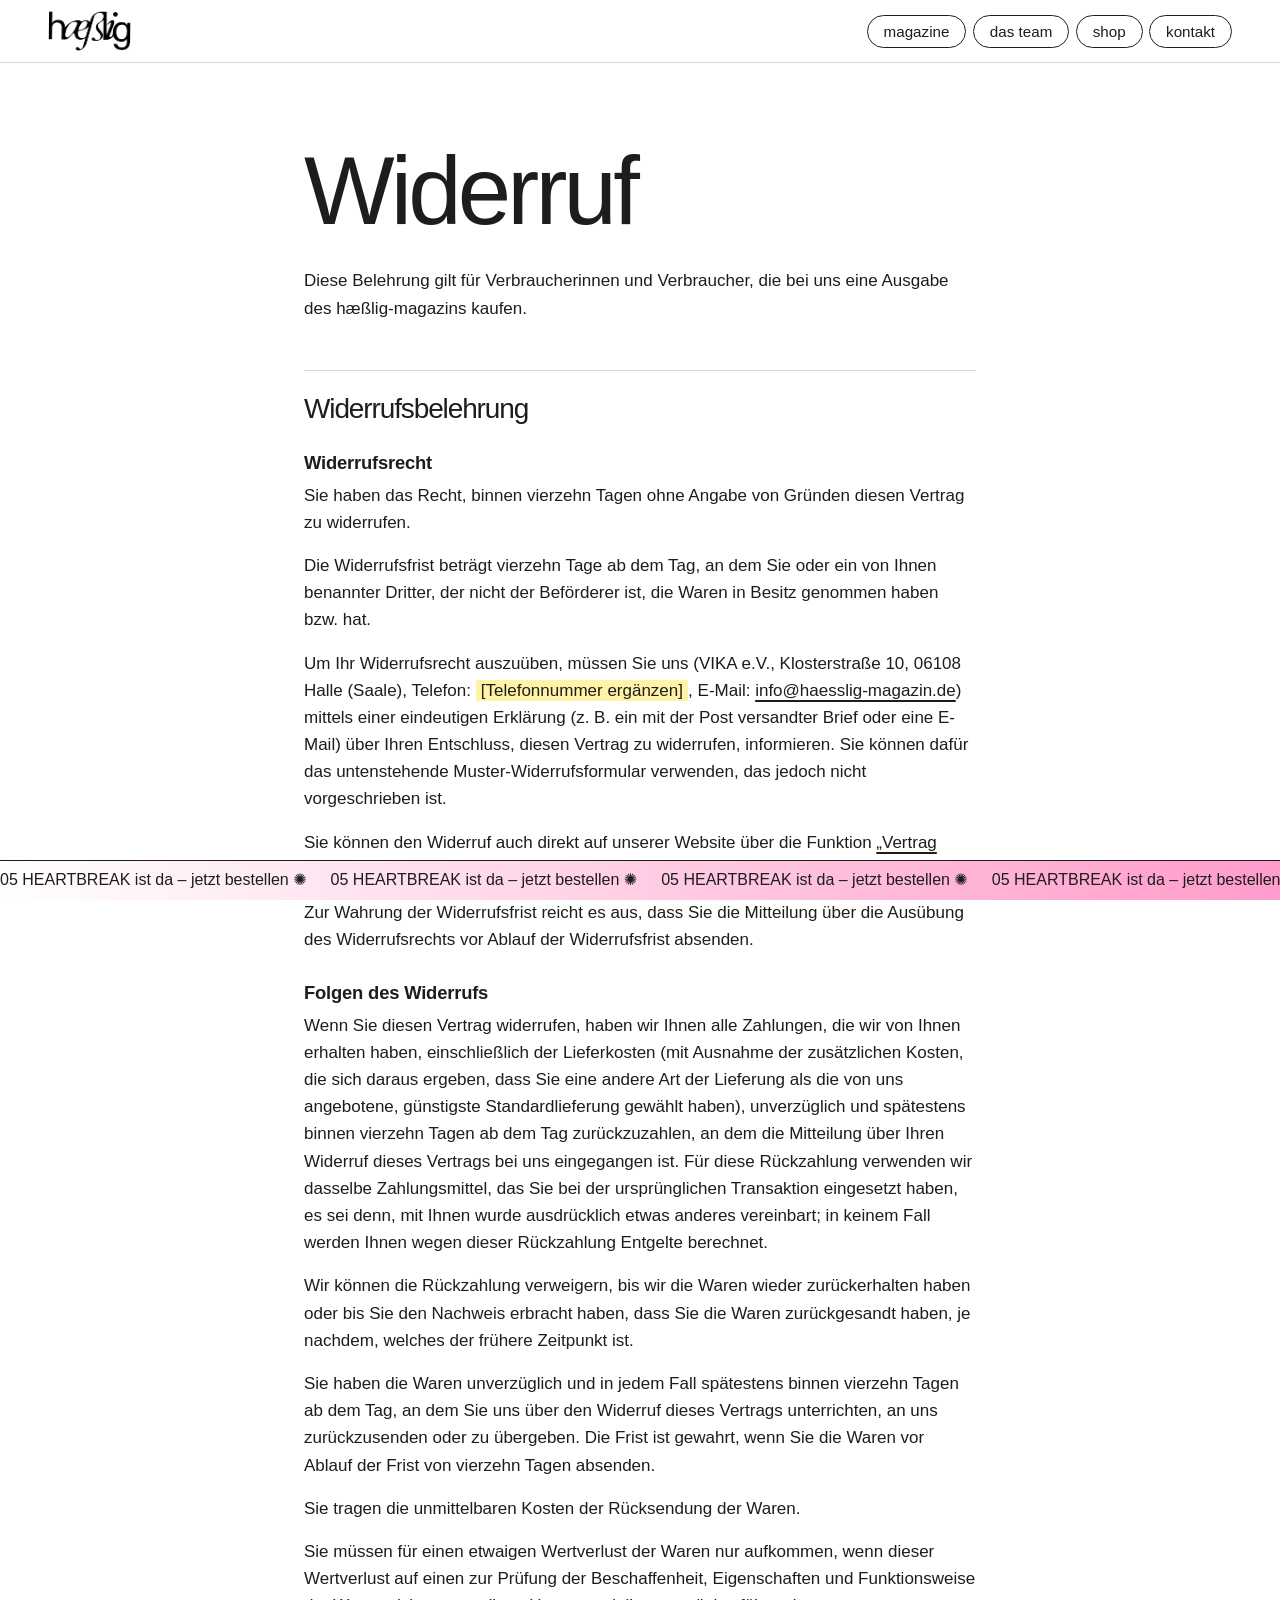
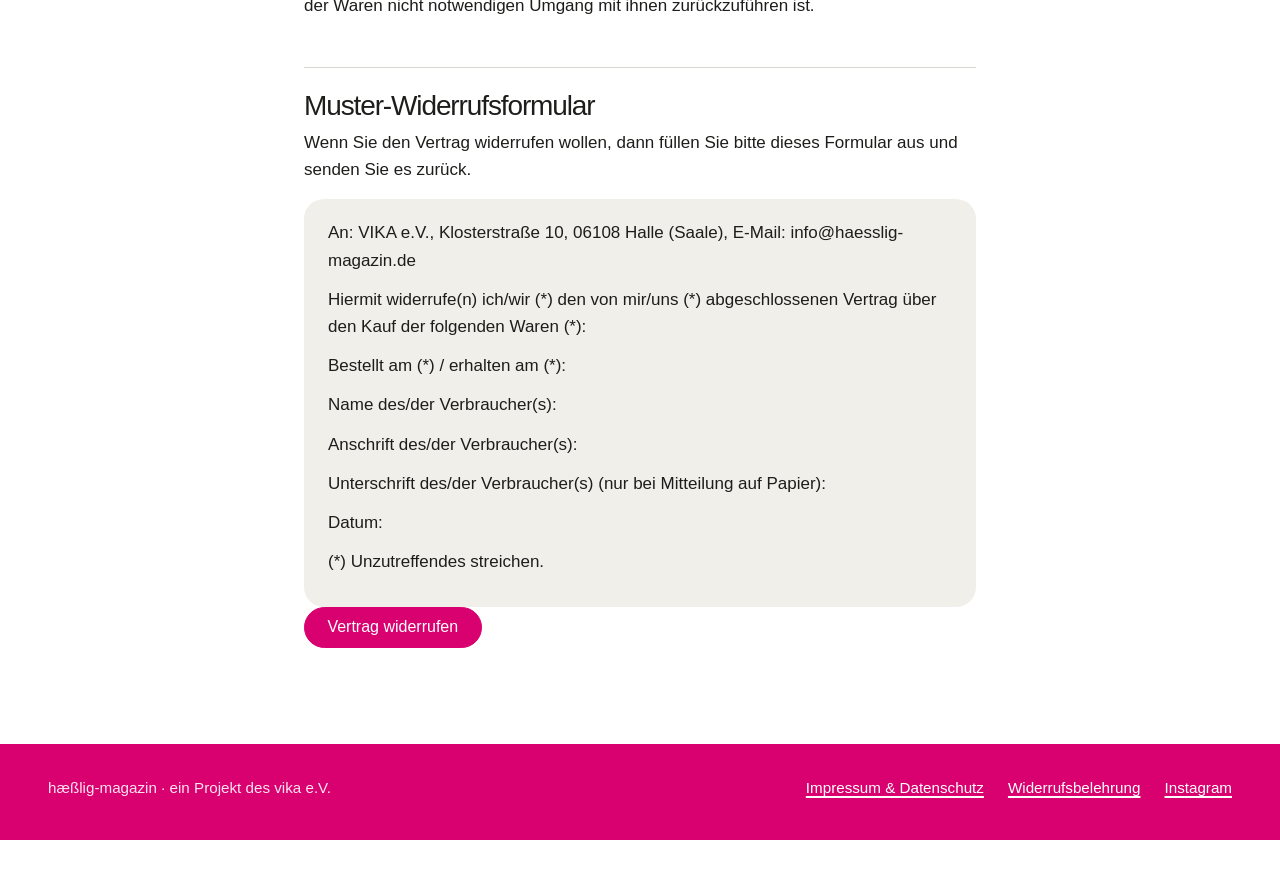
<file: widerruf.html>
<!DOCTYPE html>
<html lang="de">
<head>
  <meta charset="UTF-8">
  <meta name="viewport" content="width=device-width, initial-scale=1">
  <title>Widerruf | hæßlig-magazin</title>
  <meta name="description" content="Widerrufsbelehrung und Muster-Widerrufsformular des hæßlig-magazins.">
  <link rel="canonical" href="https://www.haesslig-magazin.de/widerruf.html">
  <meta property="og:type" content="website">
  <meta property="og:site_name" content="hæßlig-magazin">
  <meta property="og:title" content="Widerruf | hæßlig-magazin">
  <meta property="og:description" content="Widerrufsbelehrung und Muster-Widerrufsformular des hæßlig-magazins.">
  <meta property="og:url" content="https://www.haesslig-magazin.de/widerruf.html">
  <meta property="og:image" content="https://www.haesslig-magazin.de/images/panik1.jpg">
  <link rel="stylesheet" href="style.css">
  <link rel="icon" href="favicon.ico" sizes="48x48">
  <link rel="icon" href="favicon-48.png" type="image/png" sizes="48x48">
  <link rel="icon" href="favicon-192.png" type="image/png" sizes="192x192">
  <link rel="apple-touch-icon" href="apple-touch-icon.png">
  <script data-goatcounter="https://haesslig-magazin.goatcounter.com/count" async src="https://gc.zgo.at/count.js"></script>
  <script src="script.js" defer></script>
</head>
<body class="legal-page">
  <a class="skip" href="#inhalt">Zum Inhalt</a>

  <header class="site-header">
    <a class="brand" href="index.html"><img src="images/logo.png" alt="hæßlig-magazin, zur Startseite"></a>
    <nav aria-label="Hauptnavigation">
      <ul>
        <li><a href="index.html#magazine">magazine</a></li>
        <li><a href="team.html">das team</a></li>
        <li><a href="shop.html">shop</a></li>
        <li><a href="kontakt.html">kontakt</a></li>
      </ul>
    </nav>
  </header>

  <main id="inhalt">

    <section class="legal wrap">
      <h1>Widerruf</h1>
      <p>Diese Belehrung gilt für Verbraucherinnen und Verbraucher, die bei uns eine Ausgabe des hæßlig-magazins kaufen.</p>

      <h2>Widerrufsbelehrung</h2>
      <h3>Widerrufsrecht</h3>
      <p>Sie haben das Recht, binnen vierzehn Tagen ohne Angabe von Gründen diesen Vertrag zu widerrufen.</p>
      <p>Die Widerrufsfrist beträgt vierzehn Tage ab dem Tag, an dem Sie oder ein von Ihnen benannter Dritter, der nicht der Beförderer ist, die Waren in Besitz genommen haben bzw. hat.</p>
      <p>Um Ihr Widerrufsrecht auszuüben, müssen Sie uns (VIKA e.V., Klosterstraße 10, 06108 Halle (Saale), Telefon: <span class="todo">[Telefonnummer ergänzen]</span>, E-Mail: <a href="mailto:info@haesslig-magazin.de">info@haesslig-magazin.de</a>) mittels einer eindeutigen Erklärung (z. B. ein mit der Post versandter Brief oder eine E-Mail) über Ihren Entschluss, diesen Vertrag zu widerrufen, informieren. Sie können dafür das untenstehende Muster-Widerrufsformular verwenden, das jedoch nicht vorgeschrieben ist.</p>
      <p>Sie können den Widerruf auch direkt auf unserer Website über die Funktion <a href="widerrufen.html">„Vertrag widerrufen“</a> erklären. Wir bestätigen Ihnen den Eingang Ihres Widerrufs per E-Mail.</p>
      <p>Zur Wahrung der Widerrufsfrist reicht es aus, dass Sie die Mitteilung über die Ausübung des Widerrufsrechts vor Ablauf der Widerrufsfrist absenden.</p>

      <h3>Folgen des Widerrufs</h3>
      <p>Wenn Sie diesen Vertrag widerrufen, haben wir Ihnen alle Zahlungen, die wir von Ihnen erhalten haben, einschließlich der Lieferkosten (mit Ausnahme der zusätzlichen Kosten, die sich daraus ergeben, dass Sie eine andere Art der Lieferung als die von uns angebotene, günstigste Standardlieferung gewählt haben), unverzüglich und spätestens binnen vierzehn Tagen ab dem Tag zurückzuzahlen, an dem die Mitteilung über Ihren Widerruf dieses Vertrags bei uns eingegangen ist. Für diese Rückzahlung verwenden wir dasselbe Zahlungsmittel, das Sie bei der ursprünglichen Transaktion eingesetzt haben, es sei denn, mit Ihnen wurde ausdrücklich etwas anderes vereinbart; in keinem Fall werden Ihnen wegen dieser Rückzahlung Entgelte berechnet.</p>
      <p>Wir können die Rückzahlung verweigern, bis wir die Waren wieder zurückerhalten haben oder bis Sie den Nachweis erbracht haben, dass Sie die Waren zurückgesandt haben, je nachdem, welches der frühere Zeitpunkt ist.</p>
      <p>Sie haben die Waren unverzüglich und in jedem Fall spätestens binnen vierzehn Tagen ab dem Tag, an dem Sie uns über den Widerruf dieses Vertrags unterrichten, an uns zurückzusenden oder zu übergeben. Die Frist ist gewahrt, wenn Sie die Waren vor Ablauf der Frist von vierzehn Tagen absenden.</p>
      <p>Sie tragen die unmittelbaren Kosten der Rücksendung der Waren.</p>
      <p>Sie müssen für einen etwaigen Wertverlust der Waren nur aufkommen, wenn dieser Wertverlust auf einen zur Prüfung der Beschaffenheit, Eigenschaften und Funktionsweise der Waren nicht notwendigen Umgang mit ihnen zurückzuführen ist.</p>

      <h2>Muster-Widerrufsformular</h2>
      <p>Wenn Sie den Vertrag widerrufen wollen, dann füllen Sie bitte dieses Formular aus und senden Sie es zurück.</p>
      <div class="form-sample">
        <p>An: VIKA e.V., Klosterstraße 10, 06108 Halle (Saale), E-Mail: info@haesslig-magazin.de</p>
        <p>Hiermit widerrufe(n) ich/wir (*) den von mir/uns (*) abgeschlossenen Vertrag über den Kauf der folgenden Waren (*):</p>
        <p>Bestellt am (*) / erhalten am (*):</p>
        <p>Name des/der Verbraucher(s):</p>
        <p>Anschrift des/der Verbraucher(s):</p>
        <p>Unterschrift des/der Verbraucher(s) (nur bei Mitteilung auf Papier):</p>
        <p>Datum:</p>
        <p>(*) Unzutreffendes streichen.</p>
      </div>
      <p class="buttons"><a class="button" href="widerrufen.html">Vertrag widerrufen</a></p>
    </section>
  </main>

  <footer class="site-footer">
    <p>hæßlig-magazin &middot; ein Projekt des vika e.V.</p>
    <ul>
      <li><a href="impressum.html">Impressum &amp; Datenschutz</a></li>
      <li><a href="widerruf.html">Widerrufsbelehrung</a></li>
      <li><a href="https://www.instagram.com/haesslig.magazin/" target="_blank" rel="noopener">Instagram</a></li>
    </ul>
  </footer>

  <a class="ticker" href="shop.html">
    <span class="visually-hidden">05 HEARTBREAK ist erschienen. Zum Shop.</span>
    <span class="ticker-track" aria-hidden="true"><span>05 HEARTBREAK ist da &ndash; jetzt bestellen &#10042;</span><span>05 HEARTBREAK ist da &ndash; jetzt bestellen &#10042;</span><span>05 HEARTBREAK ist da &ndash; jetzt bestellen &#10042;</span><span>05 HEARTBREAK ist da &ndash; jetzt bestellen &#10042;</span><span>05 HEARTBREAK ist da &ndash; jetzt bestellen &#10042;</span><span>05 HEARTBREAK ist da &ndash; jetzt bestellen &#10042;</span><span>05 HEARTBREAK ist da &ndash; jetzt bestellen &#10042;</span><span>05 HEARTBREAK ist da &ndash; jetzt bestellen &#10042;</span><span>05 HEARTBREAK ist da &ndash; jetzt bestellen &#10042;</span><span>05 HEARTBREAK ist da &ndash; jetzt bestellen &#10042;</span><span>05 HEARTBREAK ist da &ndash; jetzt bestellen &#10042;</span><span>05 HEARTBREAK ist da &ndash; jetzt bestellen &#10042;</span><span>05 HEARTBREAK ist da &ndash; jetzt bestellen &#10042;</span><span>05 HEARTBREAK ist da &ndash; jetzt bestellen &#10042;</span><span>05 HEARTBREAK ist da &ndash; jetzt bestellen &#10042;</span><span>05 HEARTBREAK ist da &ndash; jetzt bestellen &#10042;</span></span>
  </a>
</body>
</html>
</file>
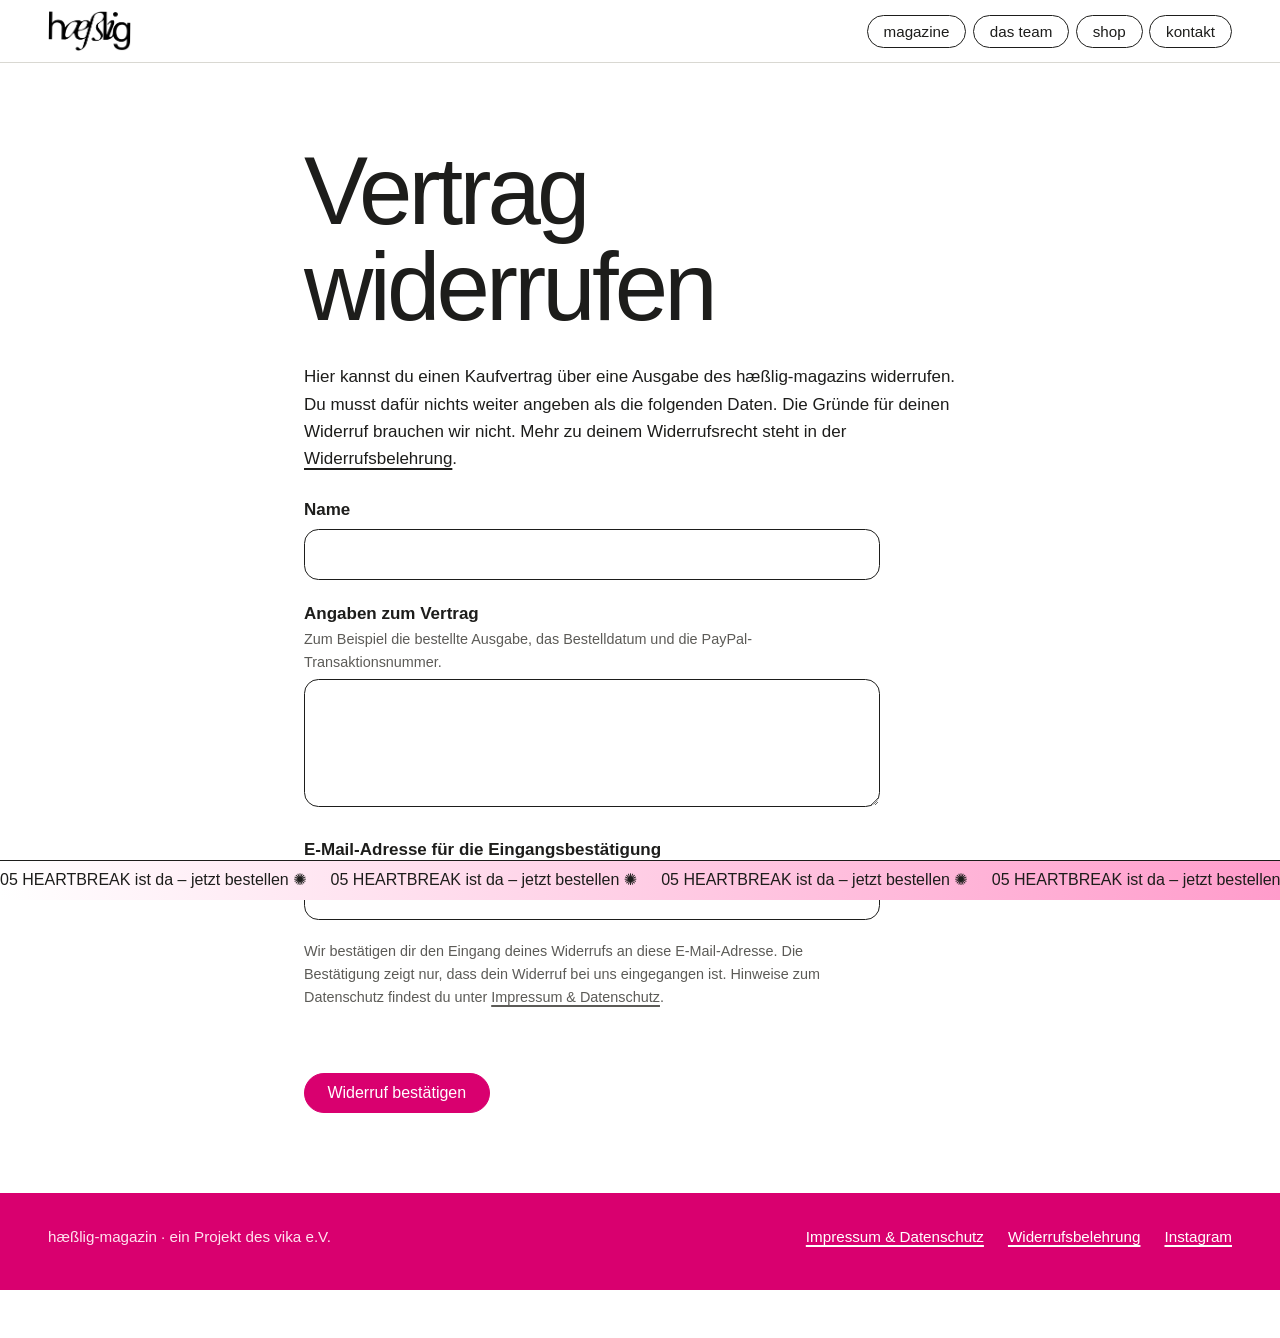
<file: widerrufen.html>
<!DOCTYPE html>
<html lang="de">
<head>
  <meta charset="UTF-8">
  <meta name="viewport" content="width=device-width, initial-scale=1">
  <title>Vertrag widerrufen | hæßlig-magazin</title>
  <meta name="description" content="Kaufvertrag über eine Ausgabe des hæßlig-magazins online widerrufen.">
  <meta name="robots" content="noindex">
  <link rel="canonical" href="https://www.haesslig-magazin.de/widerrufen.html">
  <meta property="og:type" content="website">
  <meta property="og:site_name" content="hæßlig-magazin">
  <meta property="og:title" content="Vertrag widerrufen | hæßlig-magazin">
  <meta property="og:description" content="Kaufvertrag über eine Ausgabe des hæßlig-magazins online widerrufen.">
  <meta property="og:url" content="https://www.haesslig-magazin.de/widerrufen.html">
  <meta property="og:image" content="https://www.haesslig-magazin.de/images/panik1.jpg">
  <link rel="stylesheet" href="style.css">
  <link rel="icon" href="favicon.ico" sizes="48x48">
  <link rel="icon" href="favicon-48.png" type="image/png" sizes="48x48">
  <link rel="icon" href="favicon-192.png" type="image/png" sizes="192x192">
  <link rel="apple-touch-icon" href="apple-touch-icon.png">
  <script data-goatcounter="https://haesslig-magazin.goatcounter.com/count" async src="https://gc.zgo.at/count.js"></script>
  <script src="script.js" defer></script>
</head>
<body class="legal-page">
  <a class="skip" href="#inhalt">Zum Inhalt</a>

  <header class="site-header">
    <a class="brand" href="index.html"><img src="images/logo.png" alt="hæßlig-magazin, zur Startseite"></a>
    <nav aria-label="Hauptnavigation">
      <ul>
        <li><a href="index.html#magazine">magazine</a></li>
        <li><a href="team.html">das team</a></li>
        <li><a href="shop.html">shop</a></li>
        <li><a href="kontakt.html">kontakt</a></li>
      </ul>
    </nav>
  </header>

  <main id="inhalt">

    <section class="legal wrap">
      <h1>Vertrag widerrufen</h1>
      <p>Hier kannst du einen Kaufvertrag über eine Ausgabe des hæßlig-magazins widerrufen. Du musst dafür nichts weiter angeben als die folgenden Daten. Die Gründe für deinen Widerruf brauchen wir nicht. Mehr zu deinem Widerrufsrecht steht in der <a href="widerruf.html">Widerrufsbelehrung</a>.</p>

      <form class="form" action="https://api.web3forms.com/submit" method="POST">
        <input type="hidden" name="access_key" value="DEIN_WEB3FORMS_ACCESS_KEY">
        <input type="hidden" name="subject" value="Widerruf über die Website">
        <input type="hidden" name="from_name" value="hæßlig-magazin Website">
        <input type="hidden" name="redirect" value="https://www.haesslig-magazin.de/widerruf-gesendet.html">
        <input type="checkbox" name="botcheck" class="botcheck" tabindex="-1" autocomplete="off" aria-hidden="true">

        <div>
          <label for="w-name">Name</label>
          <input type="text" id="w-name" name="name" autocomplete="name" required>
        </div>
        <div>
          <label for="w-vertrag">Angaben zum Vertrag <span class="hint">Zum Beispiel die bestellte Ausgabe, das Bestelldatum und die PayPal-Transaktionsnummer.</span></label>
          <textarea id="w-vertrag" name="vertrag" required></textarea>
        </div>
        <div>
          <label for="w-mail">E-Mail-Adresse für die Eingangsbestätigung</label>
          <input type="email" id="w-mail" name="email" autocomplete="email" required>
        </div>
        <p class="note">Wir bestätigen dir den Eingang deines Widerrufs an diese E-Mail-Adresse. Die Bestätigung zeigt nur, dass dein Widerruf bei uns eingegangen ist. Hinweise zum Datenschutz findest du unter <a href="impressum.html#datenschutz">Impressum &amp; Datenschutz</a>.</p>
        <div class="buttons"><button class="button" type="submit">Widerruf bestätigen</button></div>
      </form>
    </section>
  </main>

  <footer class="site-footer">
    <p>hæßlig-magazin &middot; ein Projekt des vika e.V.</p>
    <ul>
      <li><a href="impressum.html">Impressum &amp; Datenschutz</a></li>
      <li><a href="widerruf.html">Widerrufsbelehrung</a></li>
      <li><a href="https://www.instagram.com/haesslig.magazin/" target="_blank" rel="noopener">Instagram</a></li>
    </ul>
  </footer>

  <a class="ticker" href="shop.html">
    <span class="visually-hidden">05 HEARTBREAK ist erschienen. Zum Shop.</span>
    <span class="ticker-track" aria-hidden="true"><span>05 HEARTBREAK ist da &ndash; jetzt bestellen &#10042;</span><span>05 HEARTBREAK ist da &ndash; jetzt bestellen &#10042;</span><span>05 HEARTBREAK ist da &ndash; jetzt bestellen &#10042;</span><span>05 HEARTBREAK ist da &ndash; jetzt bestellen &#10042;</span><span>05 HEARTBREAK ist da &ndash; jetzt bestellen &#10042;</span><span>05 HEARTBREAK ist da &ndash; jetzt bestellen &#10042;</span><span>05 HEARTBREAK ist da &ndash; jetzt bestellen &#10042;</span><span>05 HEARTBREAK ist da &ndash; jetzt bestellen &#10042;</span><span>05 HEARTBREAK ist da &ndash; jetzt bestellen &#10042;</span><span>05 HEARTBREAK ist da &ndash; jetzt bestellen &#10042;</span><span>05 HEARTBREAK ist da &ndash; jetzt bestellen &#10042;</span><span>05 HEARTBREAK ist da &ndash; jetzt bestellen &#10042;</span><span>05 HEARTBREAK ist da &ndash; jetzt bestellen &#10042;</span><span>05 HEARTBREAK ist da &ndash; jetzt bestellen &#10042;</span><span>05 HEARTBREAK ist da &ndash; jetzt bestellen &#10042;</span><span>05 HEARTBREAK ist da &ndash; jetzt bestellen &#10042;</span></span>
  </a>
</body>
</html>
</file>
<file: style.css>
/* hæßlig-magazin – Stylesheet (Redesign 2)
   Riesige, leichte Überschriften, Pillen-Buttons, farbige Vollbild-Bänder und ein Laufband.
   Alle Farben und die Schrift lassen sich in :root ändern. */

:root {
  --bg: #ffffff;
  --ink: #1d1d1b;
  --soft: #5c5b57;
  --hair: #d9d8d2;
  --band: #d9006f;        /* Magenta für Bänder und Buttons */
  --band-ink: #ffffff;
  --tint: #ffe3ef;        /* zartes Rosa */
  --pop: #ff9ccb;         /* helles Rosa: Laufband und Hover */
  --magenta: #e6007e;     /* Magenta von 05 HEARTBREAK */
  --red: #d40c13;         /* Rot von 05 HEARTBREAK */
  --wine: #3a0b25;        /* dunkles Weinrot für Kontraste */
  --wash: #f0efea;

  --font: "Helvetica Neue", Helvetica, Arial, system-ui, sans-serif;
  --pad: clamp(1.25rem, 4vw, 3rem);
  --max: 80rem;
}

*, *::before, *::after { box-sizing: border-box; }

html { scroll-behavior: smooth; scroll-padding-top: 5rem; }

body {
  margin: 0;
  padding-bottom: 3rem; /* Platz für das Laufband */
  background: var(--bg);
  color: var(--ink);
  font-family: var(--font);
  font-size: 1.0625rem;
  line-height: 1.6;
  -webkit-font-smoothing: antialiased;
}

img { display: block; max-width: 100%; height: auto; }

a { color: inherit; text-underline-offset: 0.22em; text-decoration-thickness: 1.5px; }
a:hover { color: var(--band); }

:focus-visible { outline: 3px solid var(--band); outline-offset: 3px; }

.wrap { max-width: var(--max); margin-inline: auto; padding-inline: var(--pad); }

.visually-hidden {
  position: absolute; width: 1px; height: 1px; margin: -1px; padding: 0;
  overflow: hidden; clip: rect(0 0 0 0); white-space: nowrap; border: 0;
}

.skip {
  position: absolute; left: var(--pad); top: -4rem; z-index: 100;
  padding: 0.5rem 1rem; background: var(--ink); color: #fff; border-radius: 999px;
}
.skip:focus { top: 0.5rem; color: #fff; }

/* ---------- Kopfzeile mit Pillen-Navigation ---------- */

.site-header {
  position: sticky; top: 0; z-index: 20;
  display: flex; flex-wrap: wrap; align-items: center; justify-content: space-between;
  gap: 0.6rem 2rem;
  padding: 0.7rem var(--pad);
  background: rgba(255, 255, 255, 0.96);
  backdrop-filter: blur(6px);
  border-bottom: 1px solid var(--hair);
}

.brand { display: block; line-height: 0; text-decoration: none; }
.brand img { height: 2.5rem; width: auto; max-width: 60vw; }

.site-header ul { display: flex; flex-wrap: wrap; gap: 0.4rem; margin: 0; padding: 0; list-style: none; }
.site-header nav a {
  display: block; padding: 0.3rem 1rem;
  border: 1px solid var(--ink); border-radius: 999px;
  font-size: 0.95rem; line-height: 1.4; text-decoration: none;
}
.site-header nav a:hover { background: var(--pop); border-color: var(--ink); color: var(--ink); }
.site-header nav a[aria-current="page"] { background: var(--band); border-color: var(--band); color: var(--band-ink); }

/* ---------- Typografie ---------- */

h1, h2, h3 { margin: 0; line-height: 1; letter-spacing: -0.04em; font-weight: 300; }
h1 { font-size: clamp(3rem, 12.5vw, 11rem); }
h2 { font-size: clamp(2.1rem, 5vw, 4.25rem); line-height: 1.02; }
h3 { font-size: 1.15rem; font-weight: 600; letter-spacing: -0.01em; line-height: 1.3; margin: 1.75rem 0 0.4rem; }

h2.big { font-size: clamp(3rem, 8vw, 6.5rem); line-height: 0.95; }

.eyebrow { margin: 0 0 0.75rem; font-size: clamp(1.2rem, 2.2vw, 1.6rem); font-weight: 400; letter-spacing: -0.02em; color: var(--band); }

.lead { font-size: clamp(1.25rem, 2.4vw, 1.7rem); line-height: 1.35; letter-spacing: -0.015em; max-width: 46rem; font-weight: 300; }
.lead strong { font-weight: 600; }

.prose p { max-width: 42rem; margin: 0 0 1.2rem; }
.prose em, .lead em { font-style: italic; }

/* ---------- Pillen-Buttons & Tags ---------- */

.buttons { display: flex; flex-wrap: wrap; gap: 0.6rem; margin-top: 1.75rem; }

.button {
  display: inline-block; padding: 0.55rem 1.4rem;
  border: 1px solid var(--band); border-radius: 999px;
  background: var(--band); color: var(--band-ink);
  font: inherit; font-size: 1rem; line-height: 1.3; text-decoration: none; cursor: pointer;
}
.button:hover, .button:focus-visible { background: var(--pop); border-color: var(--ink); color: var(--ink); }
.button-line { background: transparent; border-color: var(--ink); color: var(--ink); }

.tag {
  display: inline-block; padding: 0.05rem 0.7rem; border: 1px solid currentColor; border-radius: 999px;
  font-size: 0.85rem; line-height: 1.6; white-space: nowrap;
}
.tag-ok { color: var(--band); }
.tag-out { color: var(--soft); border-color: var(--hair); }

/* ---------- Startseite ---------- */

.hero { padding-block: clamp(2rem, 6vw, 4.5rem) clamp(2rem, 5vw, 3.5rem); overflow-wrap: anywhere; }
.hero h1 span { color: var(--soft); }
.hero-sub {
  margin: 0.5rem 0 0 clamp(0rem, 6vw, 6rem);
  font-size: clamp(1.5rem, 6.4vw, 5.5rem); font-weight: 300; font-style: italic;
  letter-spacing: -0.04em; line-height: 1.05;
}
.hero .lead { margin: 2.5rem 0 0; }

.latest { padding-block: clamp(1.5rem, 4vw, 3rem) clamp(3rem, 7vw, 5.5rem); }
.latest-inner { display: grid; gap: 2rem var(--pad); align-items: center; }
@media (min-width: 52rem) { .latest-inner { grid-template-columns: minmax(0, 0.9fr) minmax(0, 1.1fr); } }
.latest-cover { display: block; text-decoration: none; }
.latest-meta { margin: 1.25rem 0 0; display: flex; flex-wrap: wrap; gap: 0.5rem 0.9rem; align-items: center; color: var(--soft); }
.latest-blurb { max-width: 32rem; margin: 1.25rem 0 0; font-size: 1.15rem; }

/* ---------- Abschnitte (Überschrift links, Inhalt rechts) ---------- */

.section { padding-block: clamp(3rem, 7vw, 6rem); border-top: 1px solid var(--hair); }
.section > h2 { margin-bottom: 1.5rem; }

@media (min-width: 56rem) {
  .section { display: grid; grid-template-columns: minmax(0, 1fr) minmax(0, 1.5fr); gap: 0 var(--pad); align-items: start; }
  .section > h2 { grid-column: 1; margin-bottom: 0; }
  .section > :not(h2) { grid-column: 2; }
}

/* Farbige Vollbild-Bänder: Hintergrund läuft über die ganze Breite, Inhalt bleibt im Raster */
.band, .band-tint {
  max-width: none; border-top: 0;
  padding-inline: max(var(--pad), calc((100% - var(--max)) / 2 + var(--pad)));
}
.band { background: var(--band); color: var(--band-ink); }
.band a:hover, .band .button-line:hover { color: var(--ink); }
.band .button { background: var(--band-ink); border-color: var(--band-ink); color: var(--band); }
.band .button:hover { background: var(--pop); border-color: var(--pop); color: var(--ink); }
.band-tint { background: var(--tint); }
.band-pop { max-width: none; border-top: 0; background: var(--wine); color: #fff;
  padding-inline: max(var(--pad), calc((100% - var(--max)) / 2 + var(--pad))); }
.band-pop a:hover { color: var(--pop); }
.band-pop .button { background: var(--pop); border-color: var(--pop); color: var(--ink); }
.band-pop .button:hover { background: #fff; border-color: #fff; color: var(--ink); }

/* ---------- Karten ---------- */

.cover { display: block; aspect-ratio: 4 / 5; background: var(--wash); overflow: hidden; }
.cover img { width: 100%; height: 100%; object-fit: cover; }

.cards {
  display: grid; gap: 2rem 1.25rem;
  grid-template-columns: repeat(2, minmax(0, 1fr));
  margin: 0; padding: 0; list-style: none;
}
.card a { display: block; text-decoration: none; }
.card-body { display: block; padding-top: 0.7rem; }
.card-title { display: block; font-size: 1.25rem; font-weight: 400; letter-spacing: -0.02em; line-height: 1.15; }
.card-meta { display: flex; flex-wrap: wrap; gap: 0.35rem 0.6rem; align-items: center; margin-top: 0.4rem; font-size: 0.9rem; color: var(--soft); }
.card a:hover .card-title { text-decoration: underline; text-decoration-thickness: 2px; }

/* ---------- Ausgabenseiten ---------- */

.issue-head { padding-block: clamp(2rem, 6vw, 4rem) 2rem; }
.crumb { margin: 0 0 1.25rem; }
.crumb a { display: inline-block; padding: 0.15rem 0.9rem; border: 1px solid var(--ink); border-radius: 999px; font-size: 0.9rem; text-decoration: none; }
.crumb a:hover { background: var(--pop); color: var(--ink); }
.issue-head h1 { font-size: clamp(3rem, 12vw, 9rem); }
.issue-meta { margin: 1.25rem 0 0; display: flex; flex-wrap: wrap; gap: 0.5rem 1rem; align-items: center; color: var(--soft); }

.issue-body { display: grid; gap: 2rem var(--pad); padding-bottom: clamp(2.5rem, 6vw, 4rem); }
@media (min-width: 56rem) { .issue-body.has-credits { grid-template-columns: minmax(0, 1.6fr) minmax(0, 1fr); align-items: start; } }

.epigraph { margin: 0 0 1.75rem; padding: 0.25rem 0 0.25rem 1.1rem; border-left: 4px solid var(--pop); color: var(--soft); font-style: italic; }
.epigraph p { margin: 0.2rem 0; }

.buy { padding-top: 0.5rem; font-weight: 600; }

.credits { background: var(--wash); border-radius: 1.25rem; padding: 1.4rem 1.5rem; font-size: 0.95rem; line-height: 1.5; }
.credits dl { margin: 0; }
.credits div + div { margin-top: 1rem; padding-top: 1rem; border-top: 1px solid var(--hair); }
.credits dt { font-size: 0.85rem; color: var(--soft); margin-bottom: 0.2rem; }
.credits dd { margin: 0; }
@media (min-width: 56rem) { .credits { position: sticky; top: 5rem; } }

.gallery { columns: 3 16rem; column-gap: 1rem; }
.shot {
  display: block; width: 100%; margin: 0 0 1rem; padding: 0; border: 0; background: var(--wash);
  overflow: hidden; cursor: zoom-in; break-inside: avoid;
}
.shot img { width: 100%; transition: opacity 0.15s; }
.shot:hover img { opacity: 0.88; }
.gallery > p { color: var(--soft); column-span: all; }

.issue-nav {
  display: flex; justify-content: space-between; gap: 1rem; flex-wrap: wrap;
  padding-block: 2rem 3rem; border-top: 1px solid var(--hair);
}
.issue-nav a { display: block; text-decoration: none; font-size: clamp(1.5rem, 3vw, 2.25rem); font-weight: 300; letter-spacing: -0.03em; padding: 0.5rem 0; }
.issue-nav a span { display: block; font-size: 0.9rem; font-weight: 400; letter-spacing: 0; color: var(--soft); }
.issue-nav .next { text-align: right; margin-left: auto; }

/* ---------- Unterseiten ---------- */

.page-head { padding-block: clamp(2.5rem, 7vw, 5rem) 2.5rem; }
.page-head h1 { margin-bottom: 1.5rem; }

.people { display: grid; gap: 0 var(--pad); grid-template-columns: repeat(auto-fill, minmax(min(100%, 19rem), 1fr)); margin: 0; padding: 0; list-style: none; }
.people li { padding: 1rem 0 1.25rem; border-top: 1px solid var(--hair); }
.people strong { display: block; font-size: 1.4rem; font-weight: 400; letter-spacing: -0.025em; }
.people span { display: block; margin-top: 0.25rem; font-size: 0.95rem; color: var(--soft); line-height: 1.45; }

.shop-table { width: 100%; max-width: 44rem; border-collapse: collapse; }
.shop-table th, .shop-table td { padding: 1rem 0.75rem 1rem 0; text-align: left; border-bottom: 1px solid var(--hair); font-weight: 400; vertical-align: middle; }
.shop-table thead th { font-size: 0.85rem; color: var(--soft); border-bottom: 1px solid var(--ink); }
.shop-table tbody th { font-weight: 400; font-size: 1.4rem; letter-spacing: -0.025em; }
.shop-table a:not(.button) { text-decoration: none; }
.shop-table a:not(.button):hover { text-decoration: underline; }
.shop-table .buy-cell { text-align: right; padding-right: 0; }
.shop-table .button { padding: 0.4rem 1.1rem; font-size: 0.95rem; white-space: nowrap; }

.steps { max-width: 42rem; margin: 0 0 1.5rem; padding-left: 1.4rem; }
.steps li { margin-bottom: 0.5rem; padding-left: 0.25rem; }
.steps li::marker { color: var(--band); font-weight: 700; }
.note { max-width: 42rem; color: var(--soft); }

.pay { display: grid; gap: 1rem var(--pad); grid-template-columns: repeat(auto-fit, minmax(min(100%, 18rem), 1fr)); }
.box { background: var(--wash); border-radius: 1.25rem; padding: 1.4rem 1.5rem; }
.box h3 { margin-top: 0; }
.box p { margin: 0.4rem 0 0; }
.nowrap { white-space: nowrap; }

.legal { max-width: 48rem; padding-block: clamp(2.5rem, 7vw, 5rem) 3rem; }
.legal h1 { font-size: clamp(2.75rem, 9vw, 6rem); margin-bottom: 1.75rem; }
.legal h2 { font-size: 1.75rem; margin: 3rem 0 0.5rem; padding-top: 1.5rem; border-top: 1px solid var(--hair); }
.legal p { margin: 0 0 1rem; }

/* ---------- Fußzeile ---------- */

.site-footer {
  display: flex; flex-wrap: wrap; justify-content: space-between; gap: 0.5rem 2rem;
  margin-top: 2rem; padding: 2rem var(--pad) 2.5rem;
  background: var(--band); color: #ffe3ef; font-size: 0.95rem;
}
.site-footer p { margin: 0; }
.site-footer ul { display: flex; flex-wrap: wrap; gap: 0.25rem 1.5rem; margin: 0; padding: 0; list-style: none; }
.site-footer a { color: #fff; }
.site-footer a:hover { color: var(--pop); }

/* ---------- Laufband ---------- */

.ticker {
  position: fixed; left: 0; right: 0; bottom: 0; z-index: 30;
  display: block; overflow: hidden; height: 2.5rem;
  background: linear-gradient(90deg, #ffffff 0%, var(--pop) 100%);
  border-top: 1px solid var(--ink);
  color: var(--ink); text-decoration: none; font-size: 1rem; line-height: 2.4rem;
}
.ticker:hover { color: var(--ink); }
.ticker-track { display: flex; width: max-content; white-space: nowrap; animation: ticker 40s linear infinite; }
.ticker-track span { padding-right: 1.5rem; }
.ticker:hover .ticker-track { animation-play-state: paused; }
@keyframes ticker { to { transform: translateX(-50%); } }

/* ---------- Lightbox ---------- */

.lightbox {
  width: 100%; height: 100%; max-width: none; max-height: none; margin: 0; padding: 0;
  border: 0; background: rgba(20, 20, 18, 0.94); color: #fff;
}
.lightbox::backdrop { background: rgba(20, 20, 18, 0.94); }
.lightbox[open] { display: grid; place-items: center; }
.lightbox img { max-width: min(92vw, 70rem); max-height: 86vh; width: auto; height: auto; object-fit: contain; }
.lightbox button {
  position: absolute; padding: 0.5rem 1.1rem; border: 1px solid rgba(255,255,255,0.6); border-radius: 999px;
  background: rgba(20,20,18,0.7); color: #fff; font: inherit; font-size: 0.95rem; cursor: pointer;
}
.lightbox button:hover { background: var(--pop); border-color: var(--pop); color: var(--ink); }
.lightbox .lb-close { top: 1rem; right: 1rem; }
.lightbox .lb-prev { left: 1rem; top: 50%; transform: translateY(-50%); }
.lightbox .lb-next { right: 1rem; top: 50%; transform: translateY(-50%); }
.lightbox .lb-count { position: absolute; bottom: 1rem; left: 50%; transform: translateX(-50%); font-size: 0.9rem; color: rgba(255,255,255,0.75); }
@media (max-width: 40rem) {
  .lightbox .lb-prev, .lightbox .lb-next { top: auto; bottom: 3.5rem; transform: none; }
  .lightbox .lb-prev { left: 1rem; }
  .lightbox .lb-next { right: 1rem; }
}

@media (prefers-reduced-motion: reduce) {
  html { scroll-behavior: auto; }
  .shot img { transition: none; }
  .ticker-track { animation: none; }
}


/* ---------- Ergänzungen (Logo-Hero, Teaser, Widerruf, Formular, mobile Navigation) ---------- */

.band a:hover { color: var(--pop); }

.hero { display: grid; gap: 1.5rem var(--pad); align-items: center; padding-block: clamp(1.5rem, 5vw, 3.5rem); overflow-wrap: normal; }
@media (min-width: 52rem) { .hero { grid-template-columns: auto minmax(0, 1fr); } }
.hero-logo { margin: 0; line-height: 0; font-size: 1rem; letter-spacing: 0; }
.hero-logo img { width: clamp(13rem, 38vw, 28rem); height: auto; }
.hero-sub { margin: 0; font-size: clamp(1.4rem, 4vw, 3rem); }
.hero .lead { margin: 1.25rem 0 0; }

.facts { display: grid; gap: 1.25rem 2rem; grid-template-columns: repeat(auto-fit, minmax(11rem, 1fr)); margin: 1.75rem 0; padding: 0; }
.facts div { border-top: 1px solid currentColor; padding-top: 0.6rem; }
.facts dt { font-size: 0.85rem; opacity: 0.8; }
.facts dd { margin: 0.2rem 0 0; font-size: 1.2rem; line-height: 1.3; letter-spacing: -0.01em; }

.withdraw { padding-block: 1.5rem 0; }
.button-pop { background: var(--pop); border-color: var(--ink); color: var(--ink); }
.button-pop:hover, .button-pop:focus-visible { background: var(--ink); border-color: var(--ink); color: #fff; }

.todo { background: #fff3a8; padding: 0.05em 0.3em; }

.legal h3 { font-size: 1.15rem; }
.legal ol, .legal ul { max-width: 42rem; }
.legal .form-sample { background: var(--wash); border-radius: 1.25rem; padding: 1.25rem 1.5rem; }
.legal .form-sample p { margin: 0 0 0.75rem; }

.form { display: grid; gap: 1.25rem; max-width: 36rem; margin-top: 1.5rem; }
.form label { display: block; font-weight: 600; margin-bottom: 0.35rem; }
.form .hint { display: block; font-weight: 400; font-size: 0.9rem; color: var(--soft); }
.form input[type="text"], .form input[type="email"], .form textarea {
  width: 100%; padding: 0.7rem 1rem; border: 1px solid var(--ink); border-radius: 0.9rem;
  background: #fff; color: var(--ink); font: inherit;
}
.form textarea { min-height: 8rem; resize: vertical; }
.form input:focus-visible, .form textarea:focus-visible { outline: 3px solid var(--band); outline-offset: 2px; }
.form .botcheck { position: absolute; left: -9999px; }

@media (max-width: 40rem) {
  .site-header { flex-direction: column; align-items: flex-start; gap: 0.5rem; }
  .brand img { height: 2rem; }
  .site-header ul { flex-wrap: nowrap; gap: 0.25rem; }
  .site-header nav a { padding: 0.2rem 0.6rem; font-size: 0.8rem; white-space: nowrap; }
}

/* ---------- 05 HEARTBREAK ---------- */
.latest-cover .cover video { width: 100%; height: 100%; object-fit: cover; display: block; }
.latest-note { margin: 0.9rem 0 0; font-size: 0.9rem; color: var(--soft); }
.note, .note-inline { color: var(--soft); font-size: 0.9rem; }
.video-wrap { max-width: 26rem; }
.video-wrap video { width: 100%; height: auto; display: block; background: var(--wash); }
#magazine .cards { grid-column: 1 / -1; }
@media (min-width: 40rem) { #magazine .cards { grid-template-columns: repeat(3, minmax(0, 1fr)); } }
@media (min-width: 56rem) {
  #magazine { display: block; }
  #magazine > h2 { margin-bottom: 2rem; }
  #magazine .cards { grid-template-columns: repeat(5, minmax(0, 1fr)); }
}

/* ---------- Hinweis-Fenster ---------- */
.popup { width: min(92vw, 30rem); padding: 2rem 1.75rem 1.75rem; border: 0; border-radius: 1.5rem; background: var(--band); color: var(--band-ink); }
.popup::backdrop { background: rgba(58, 11, 37, 0.65); }
.popup h2 { margin: 0 0 0.5rem; font-size: clamp(2rem, 8vw, 2.8rem); line-height: 1; }
.popup p { margin: 0 0 1rem; line-height: 1.4; }
.popup .popup-eyebrow { font-size: 0.95rem; opacity: 0.9; }
.popup .popup-big { font-size: clamp(2.4rem, 10vw, 3.4rem); font-weight: 300; line-height: 1; letter-spacing: -0.03em; margin-bottom: 1.25rem; }
.popup-buttons { display: flex; flex-wrap: wrap; gap: 0.6rem; margin: 1.5rem 0 0 !important; }
.popup .button { background: var(--band-ink); border-color: var(--band-ink); color: var(--band); cursor: pointer; font: inherit; }
.popup .button:hover { background: var(--pop); border-color: var(--pop); color: var(--ink); }
.popup .button-line { background: transparent; color: var(--band-ink); border-color: var(--band-ink); }
.popup .button-line:hover { background: var(--band-ink); color: var(--band); }
.band .button.button-line { background: transparent; color: var(--band-ink); border-color: var(--band-ink); }
.band .button.button-line:hover { background: var(--band-ink); color: var(--band); border-color: var(--band-ink); }
</file>
